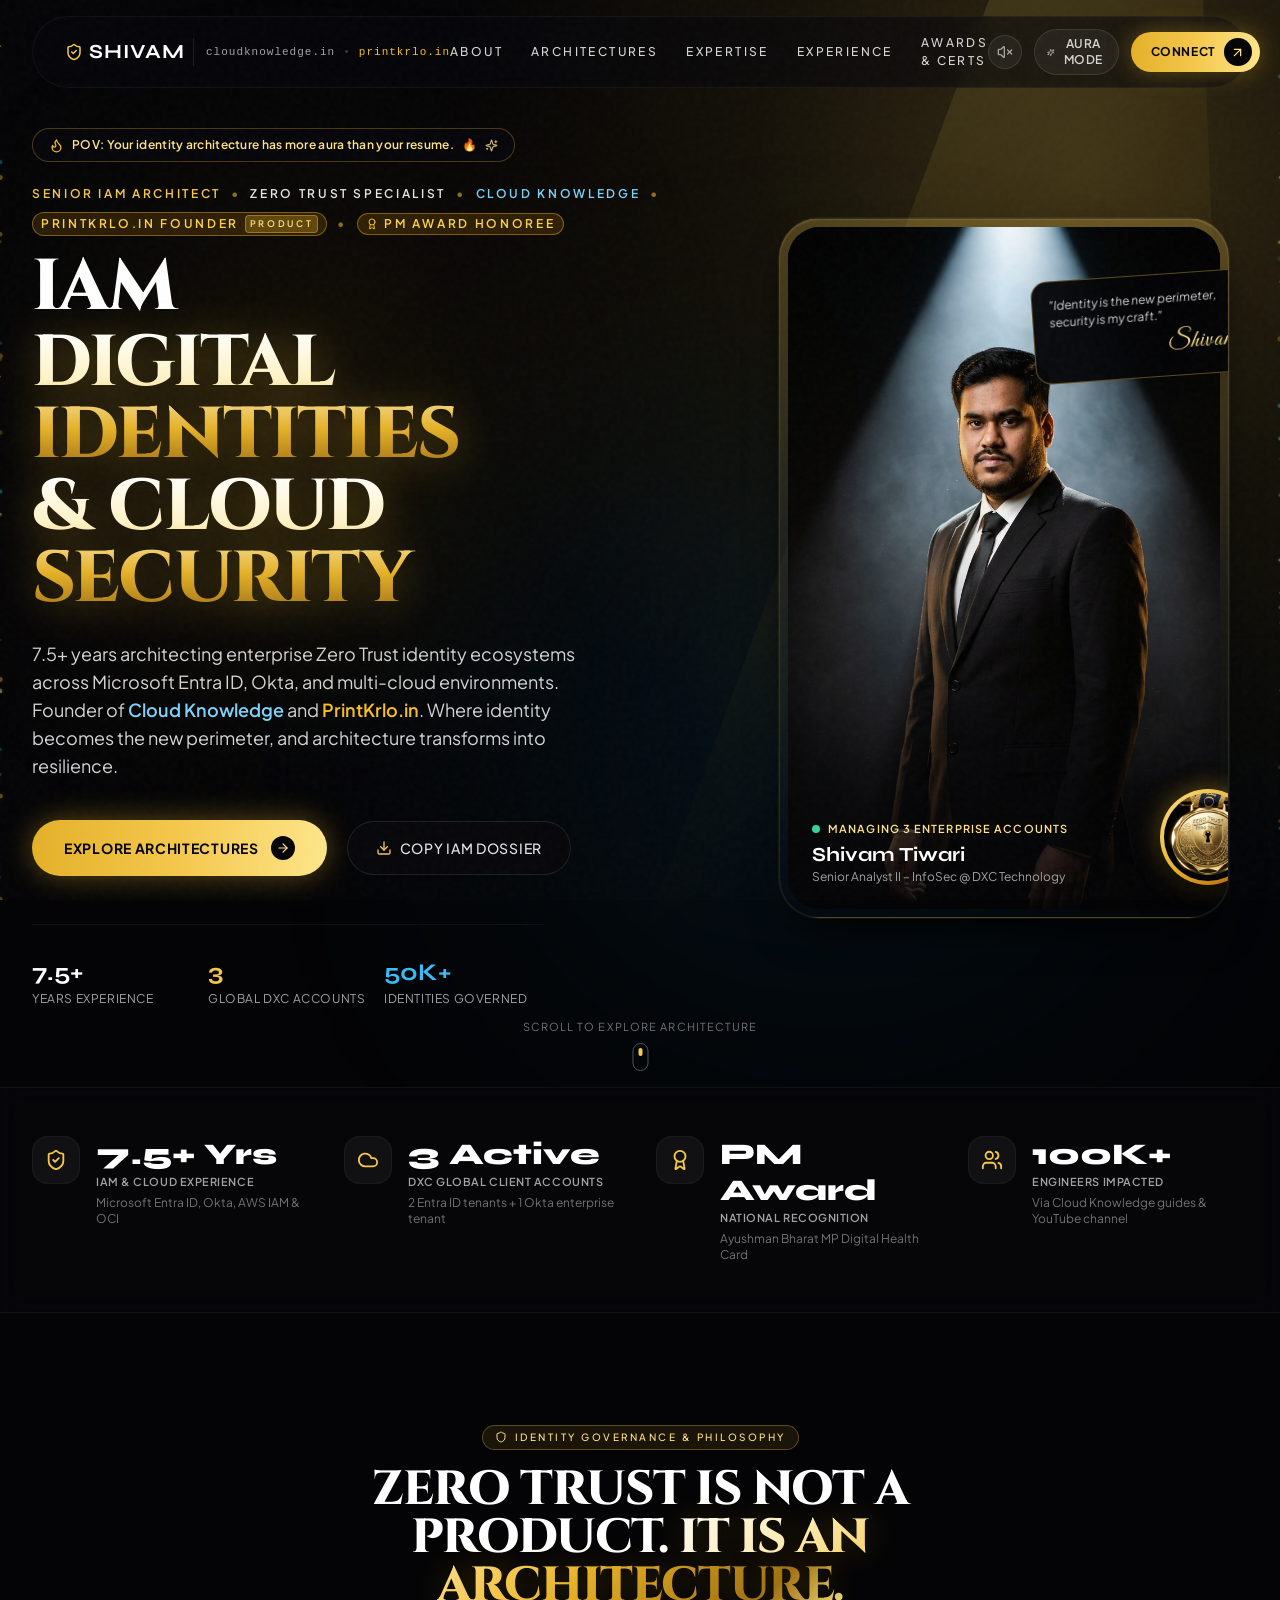
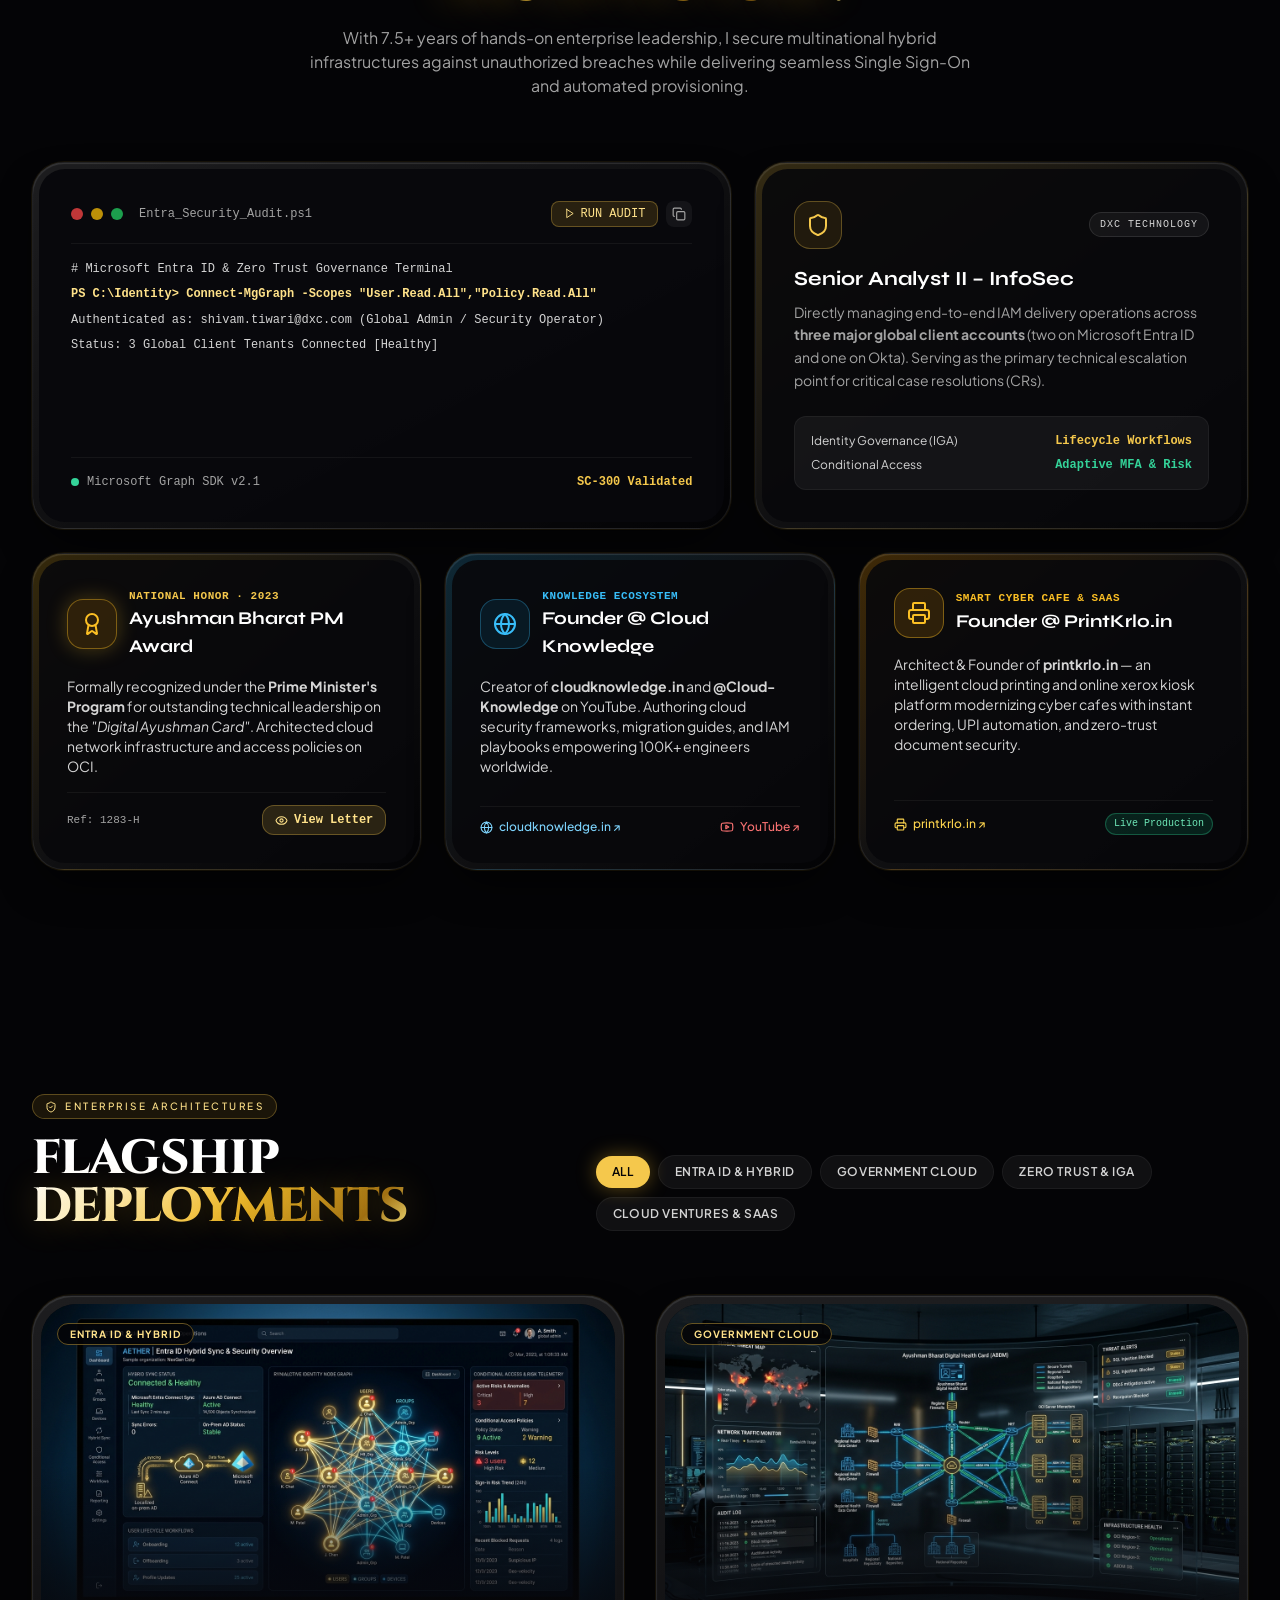
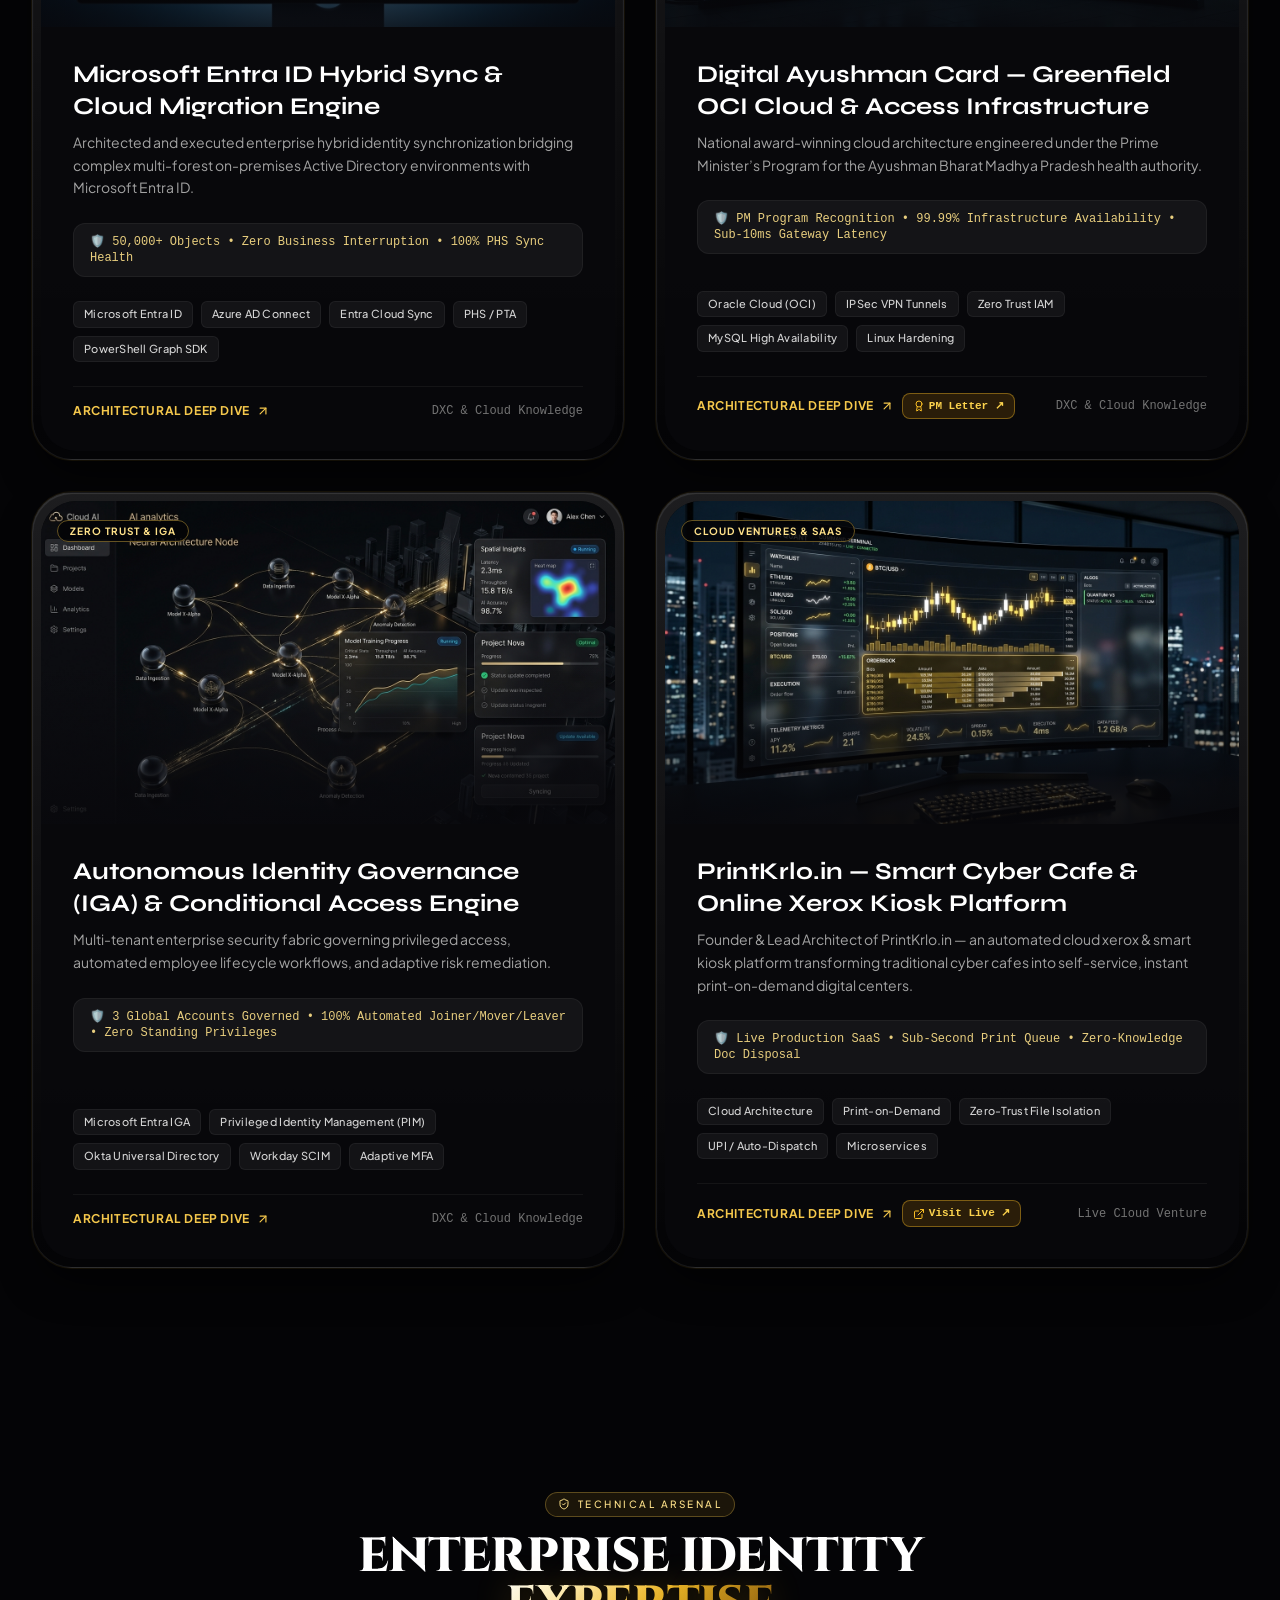
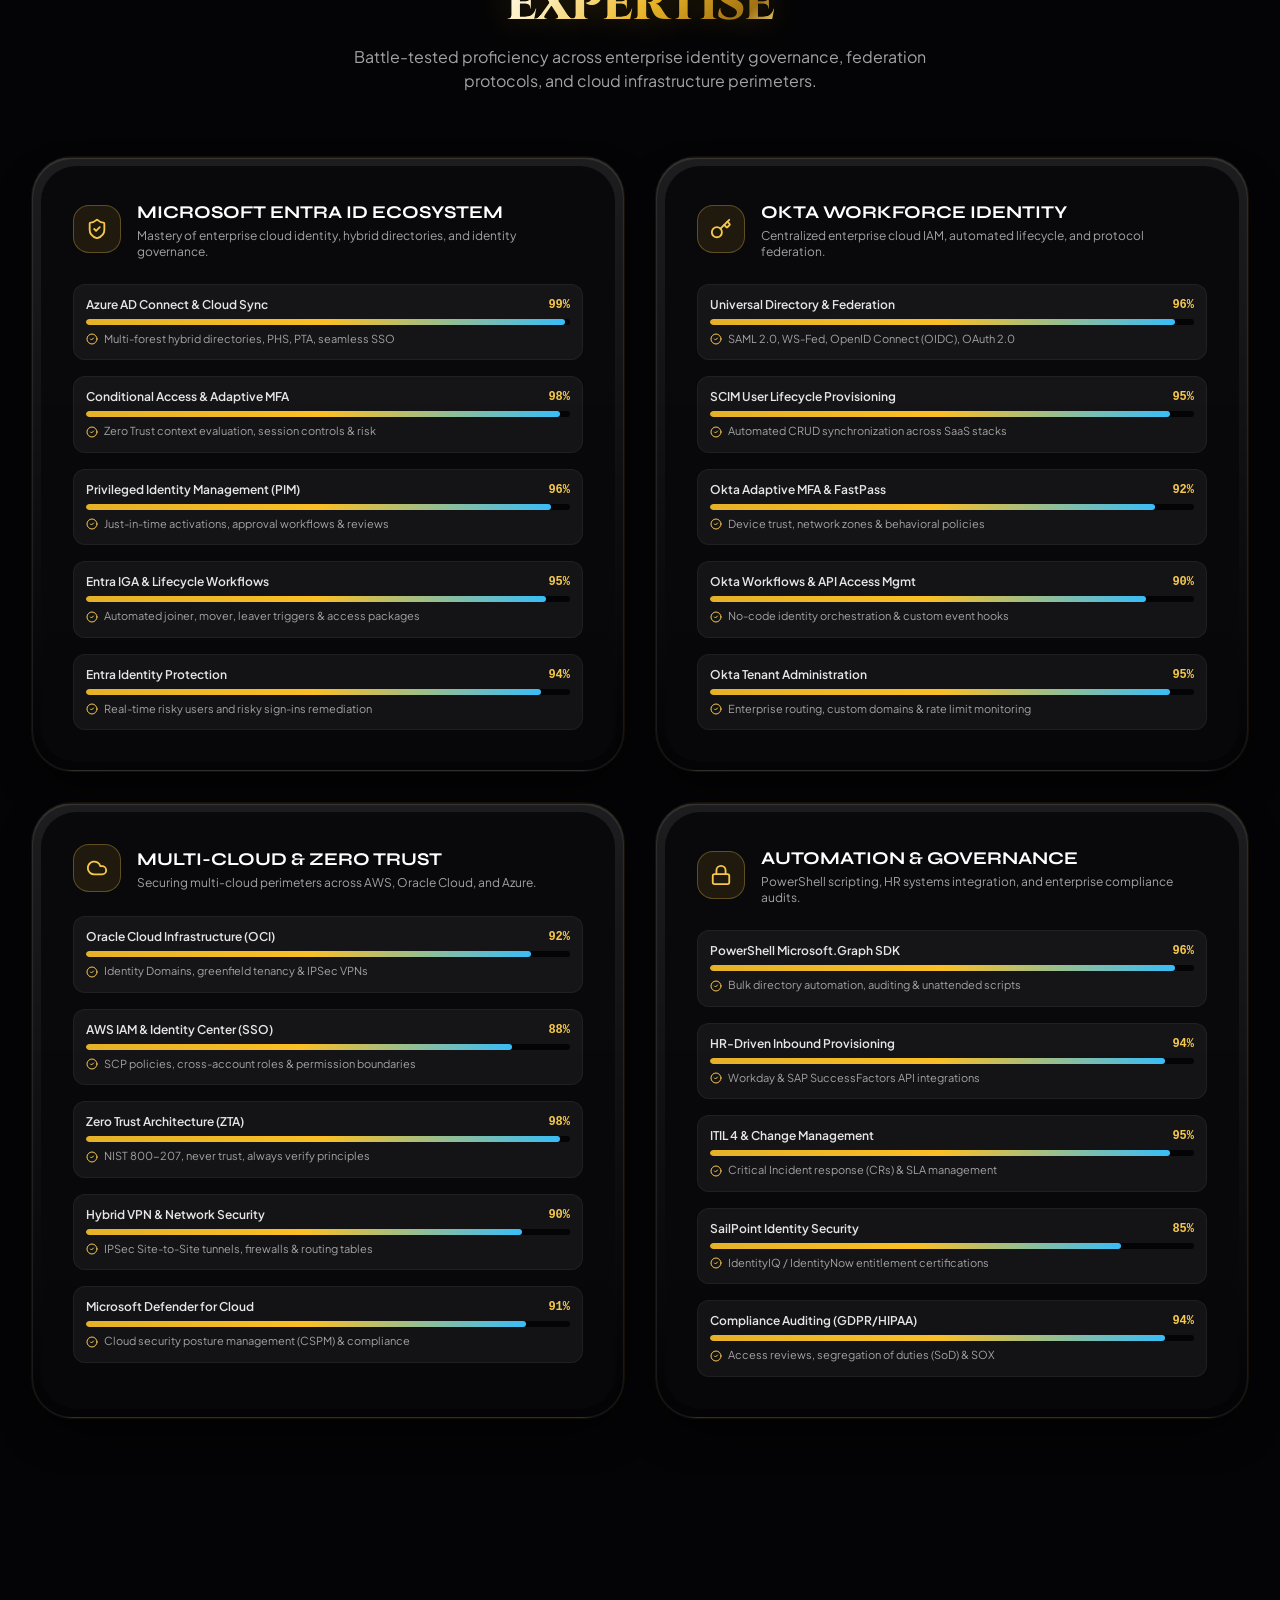
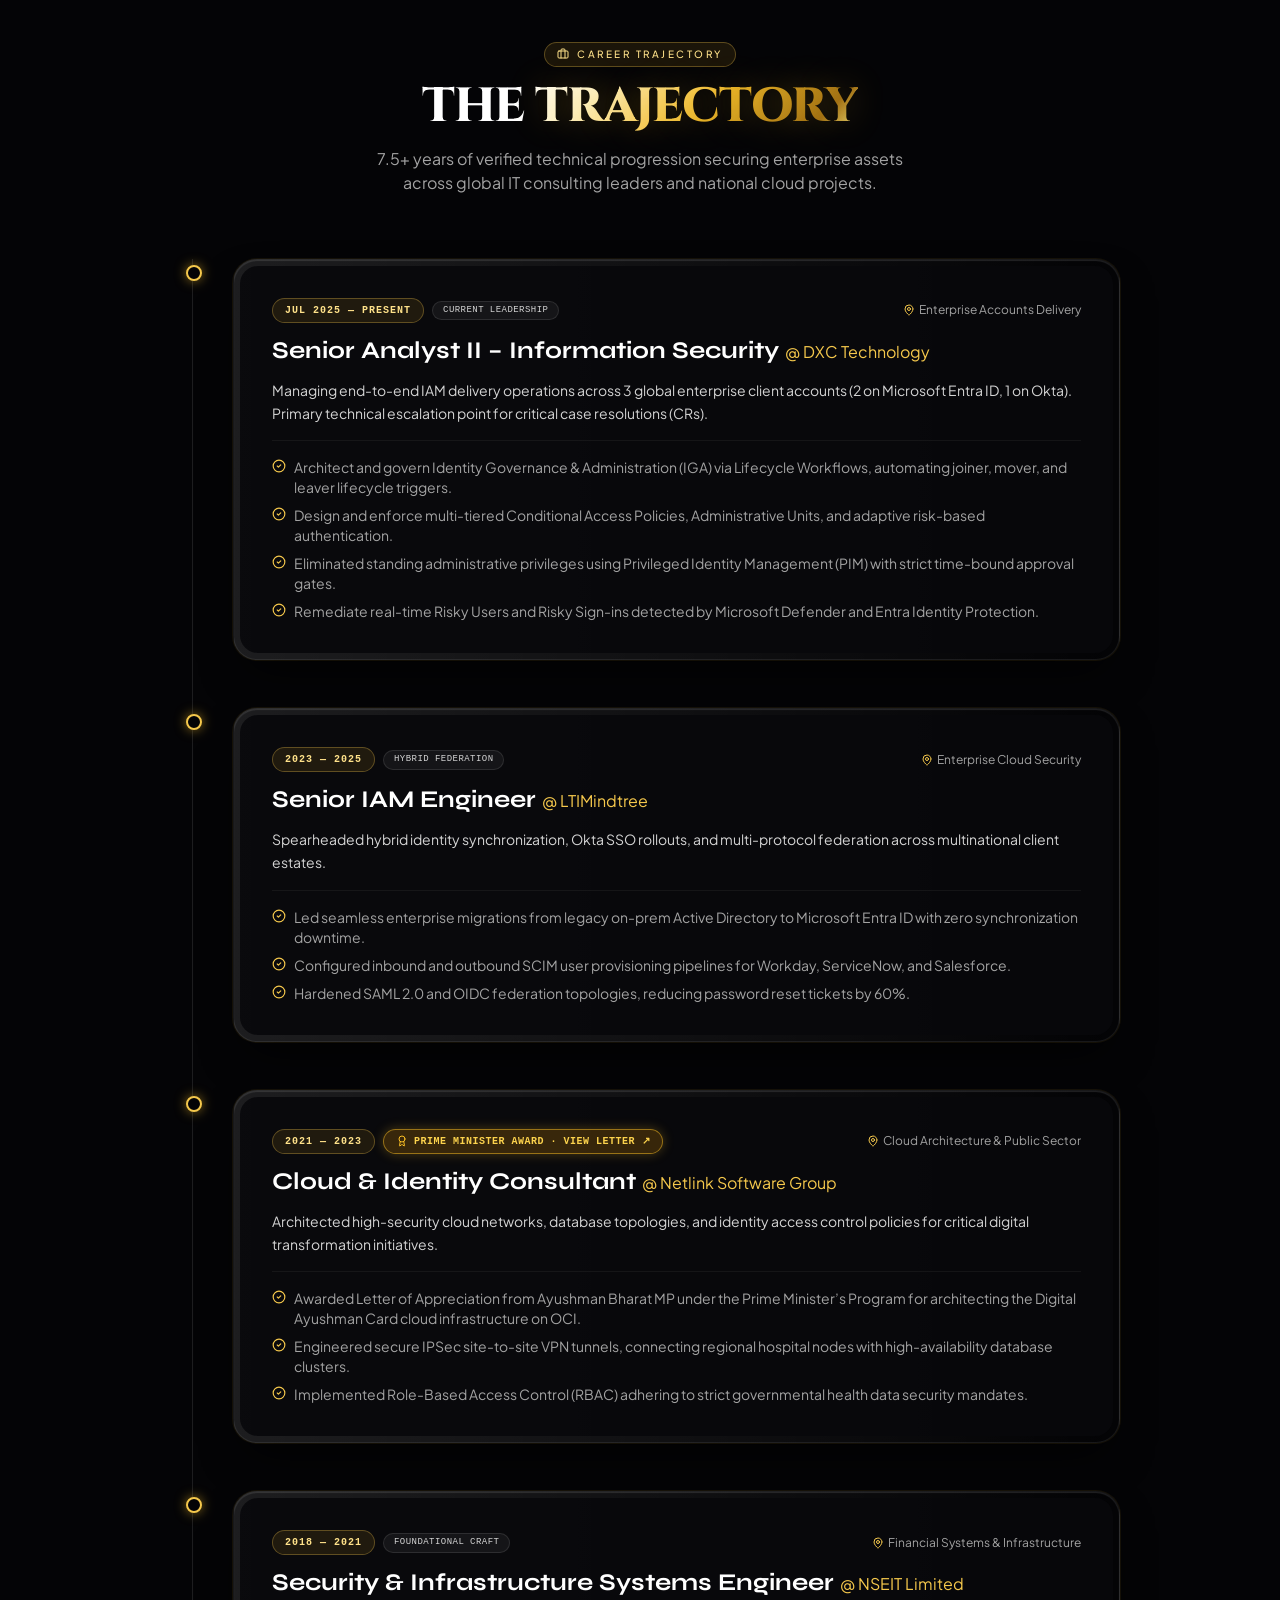
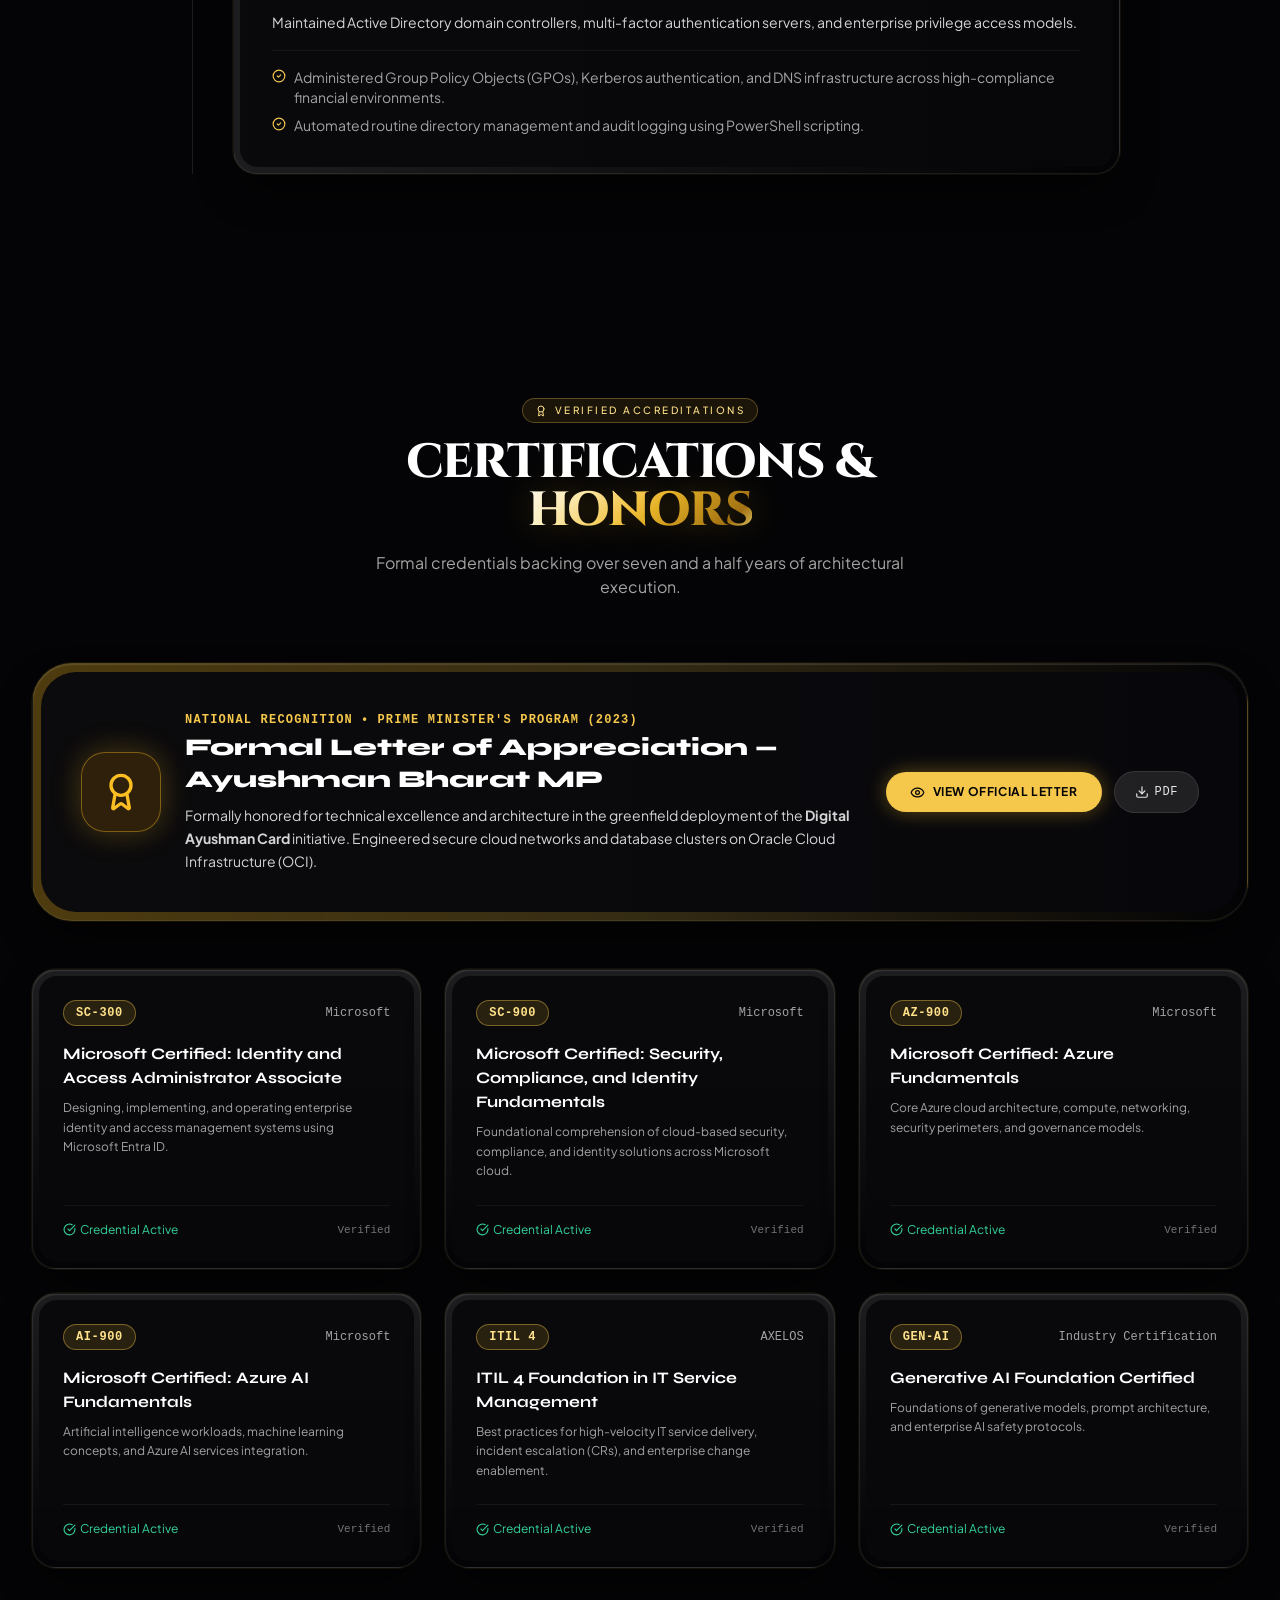
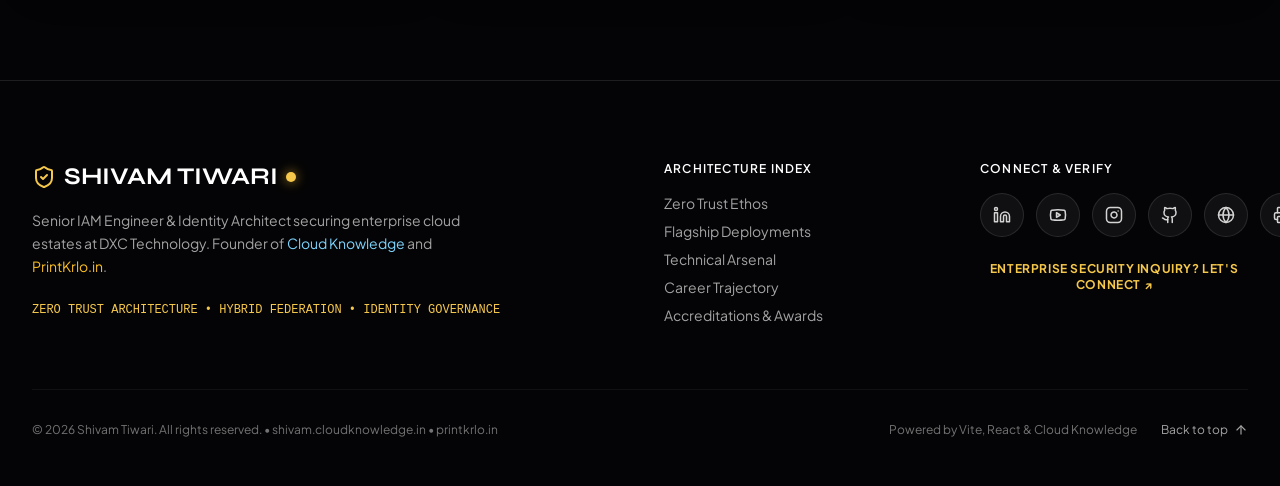
<file: index.html>
<!DOCTYPE html>
<html lang="en" class="dark scroll-smooth">
  <head>
    <meta charset="UTF-8" />
    <meta name="viewport" content="width=device-width, initial-scale=1.0" />
    <link rel="icon" type="image/svg+xml" href="/vite.svg" />
    <title>Shivam Tiwari | Senior IAM Engineer &amp; Identity Architect | Microsoft Entra ID &amp; Okta Specialist</title>
    <meta name="description" content="Official portfolio of Shivam Tiwari, Senior IAM Engineer &amp; Identity Architect with 7.5+ years of experience securing enterprise identity solutions across Microsoft Entra ID, Okta, AWS IAM, and Oracle Cloud. Managing 3 global accounts at DXC Technology. Founder of Cloud Knowledge and PrintKrlo.in." />
    
    <!-- Google Fonts Preconnect -->
    <link rel="preconnect" href="https://fonts.googleapis.com">
    <link rel="preconnect" href="https://fonts.gstatic.com" crossorigin>
    <link href="https://fonts.googleapis.com/css2?family=Cinzel:wght@600;700;800;900&family=Great+Vibes&family=Plus+Jakarta+Sans:ital,wght@0,300;0,400;0,500;0,600;0,700;1,400&family=Syne:wght@600;700;800&family=JetBrains+Mono:wght@400;500;600&display=swap" rel="stylesheet">
    <script type="module" crossorigin src="./assets/index-BvBrptYv.js"></script>
    <link rel="stylesheet" crossorigin href="./assets/index-CsrMtl_J.css">
  </head>
  <body class="bg-obsidian-950 text-[#e4e4eb] antialiased selection:bg-gold-500 selection:text-black min-h-screen overflow-x-hidden font-sans">
    <div id="root"></div>
  </body>
</html>
</file>
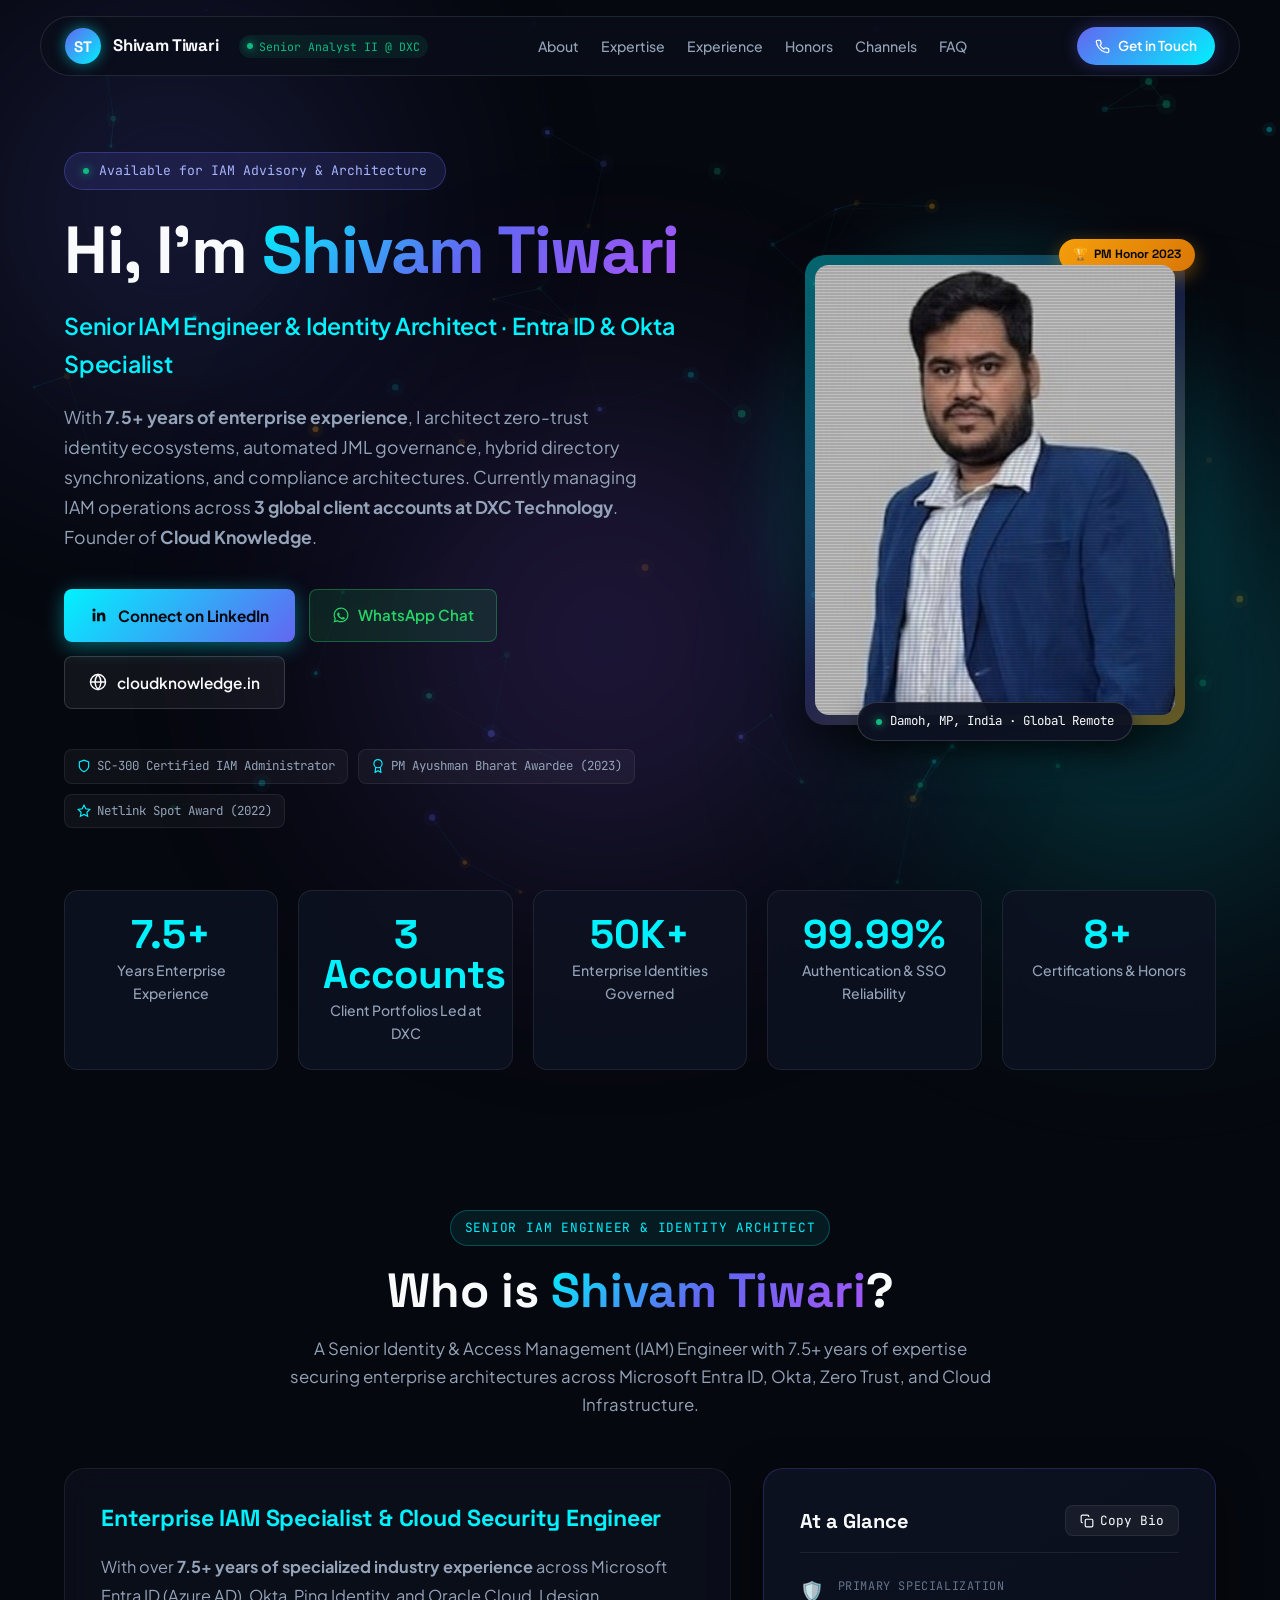
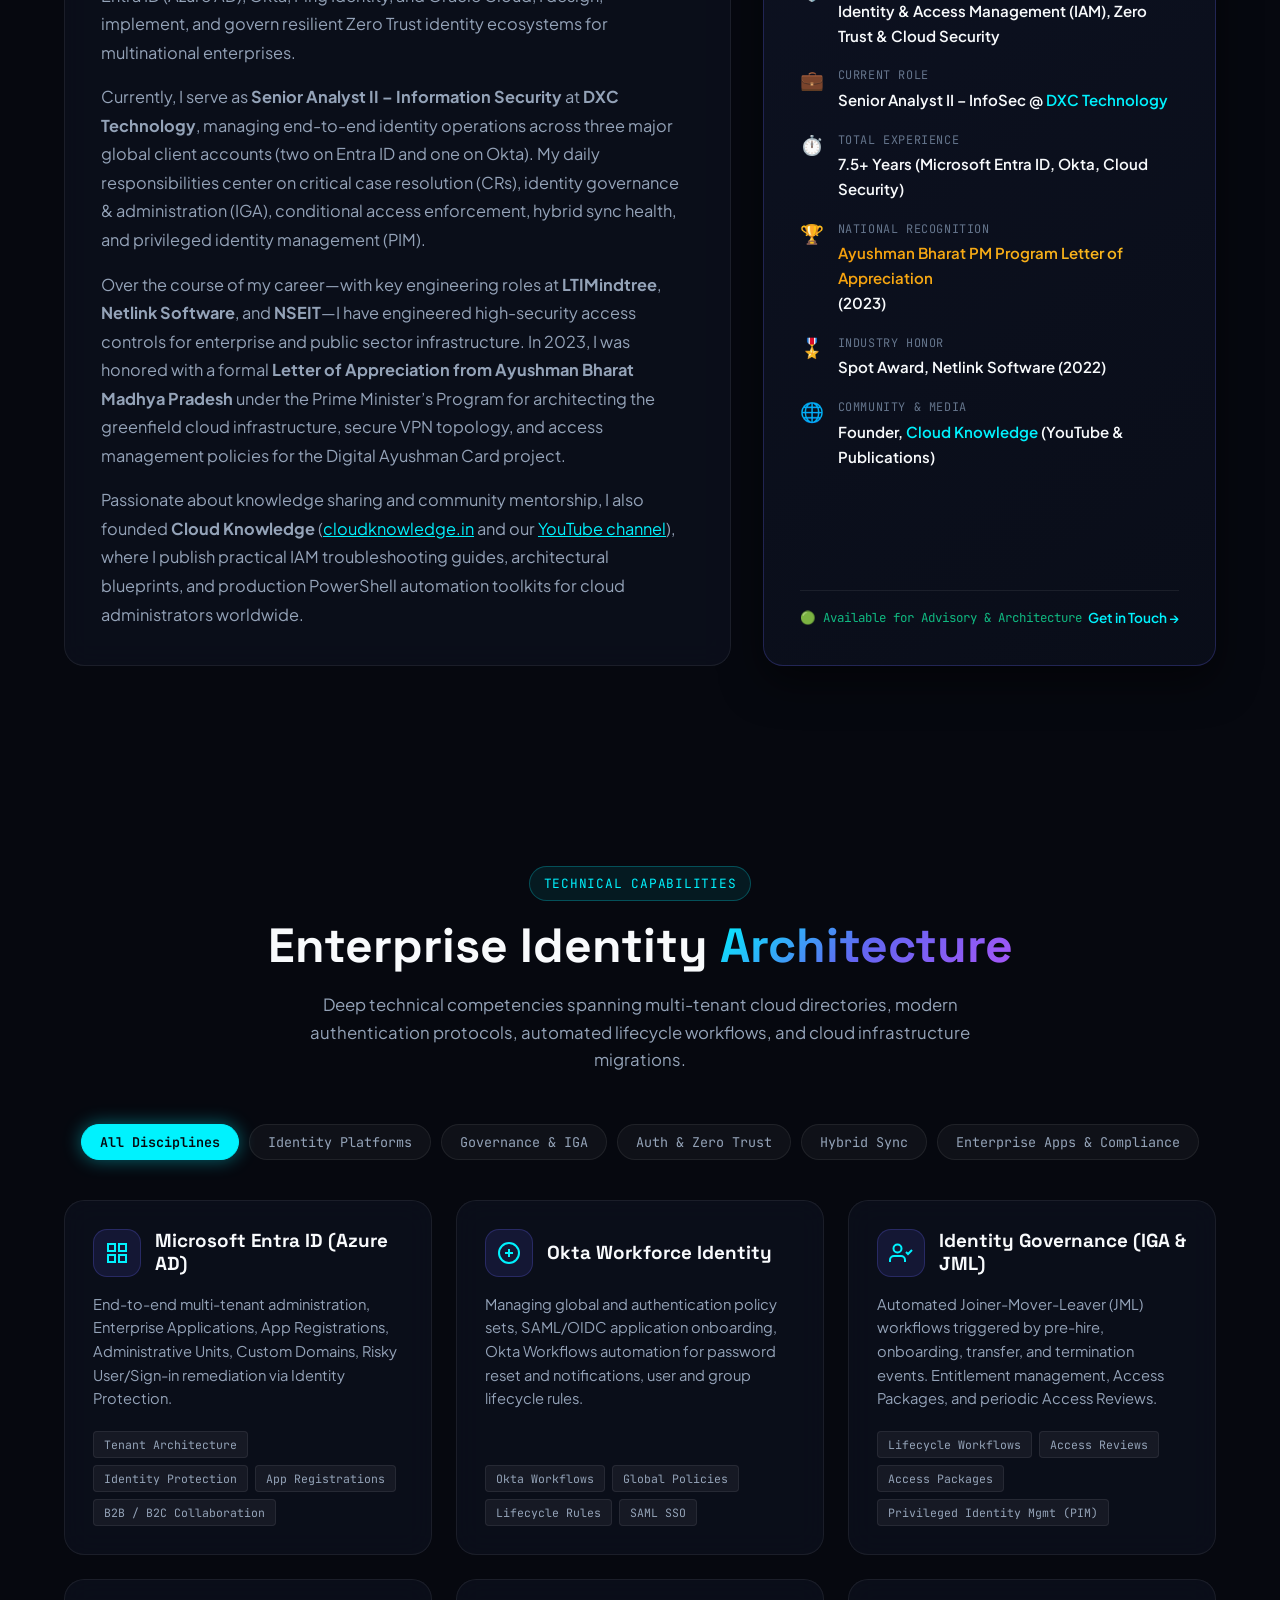
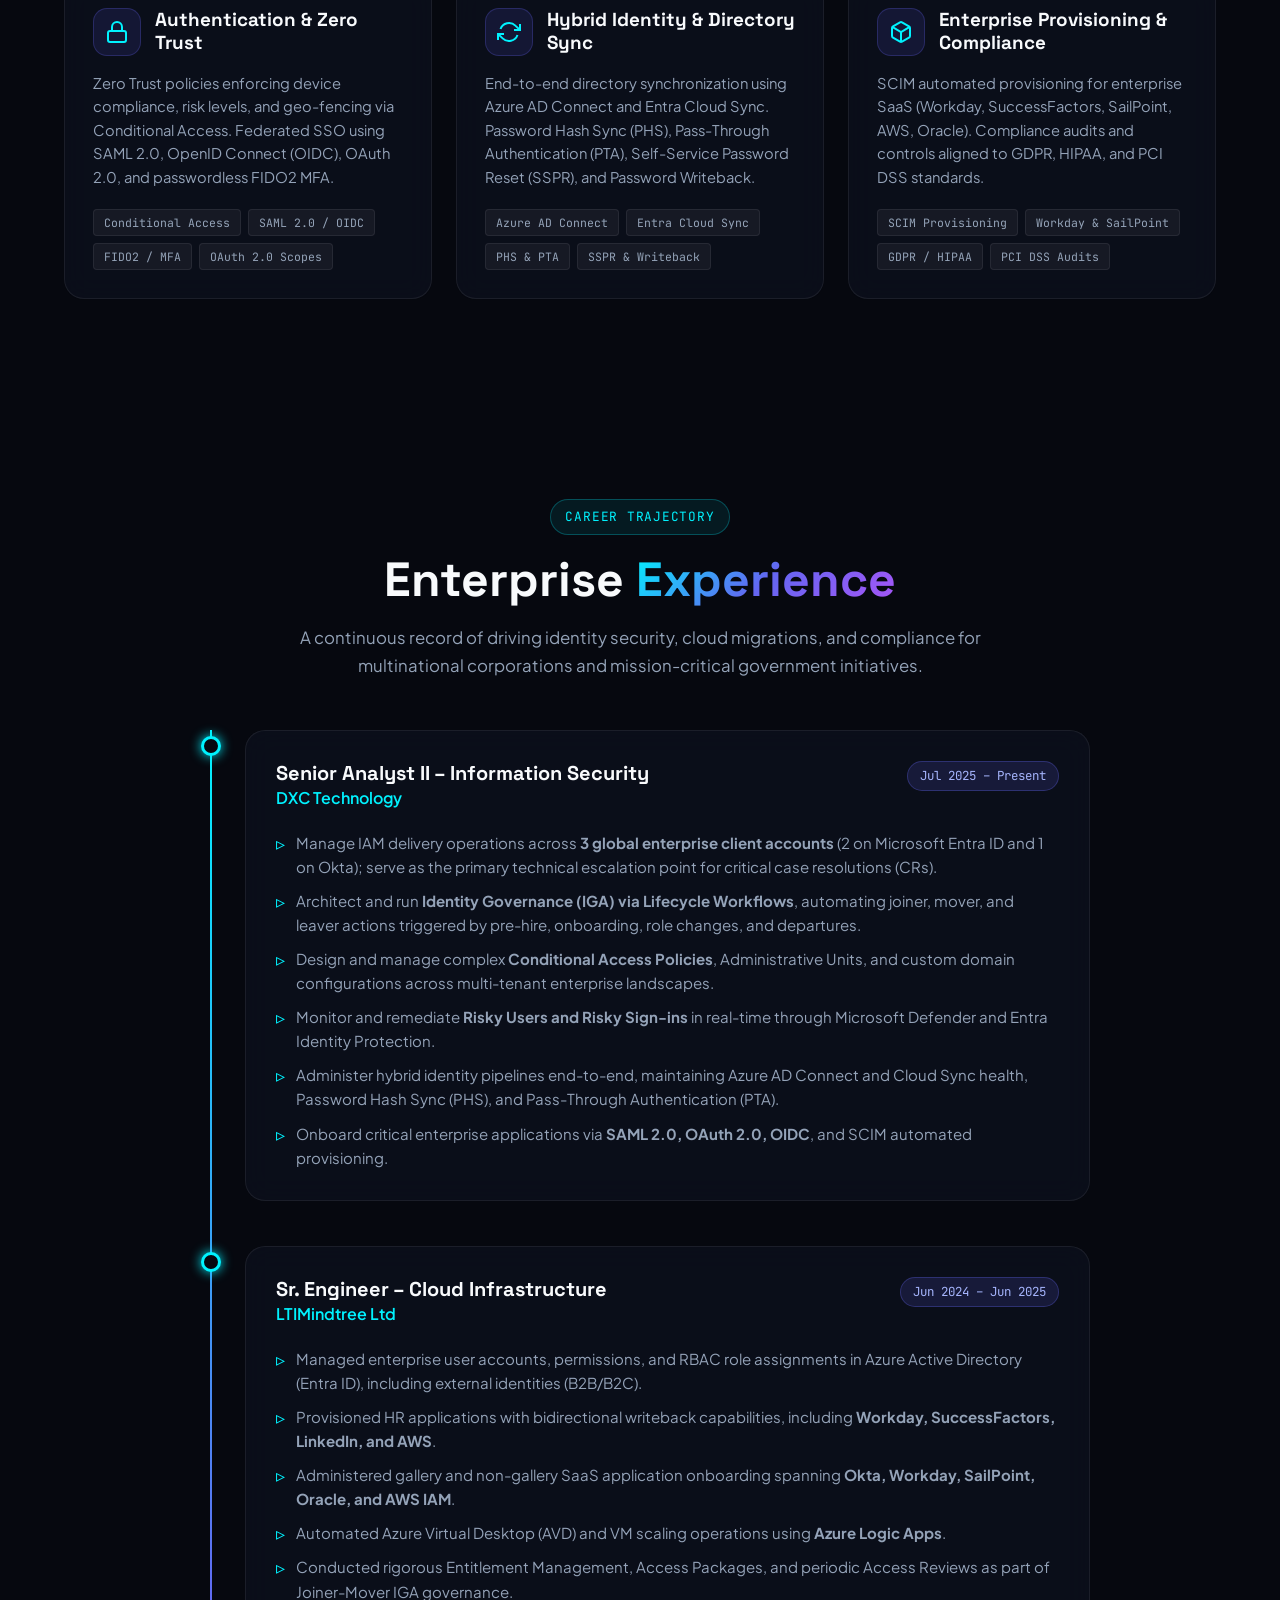
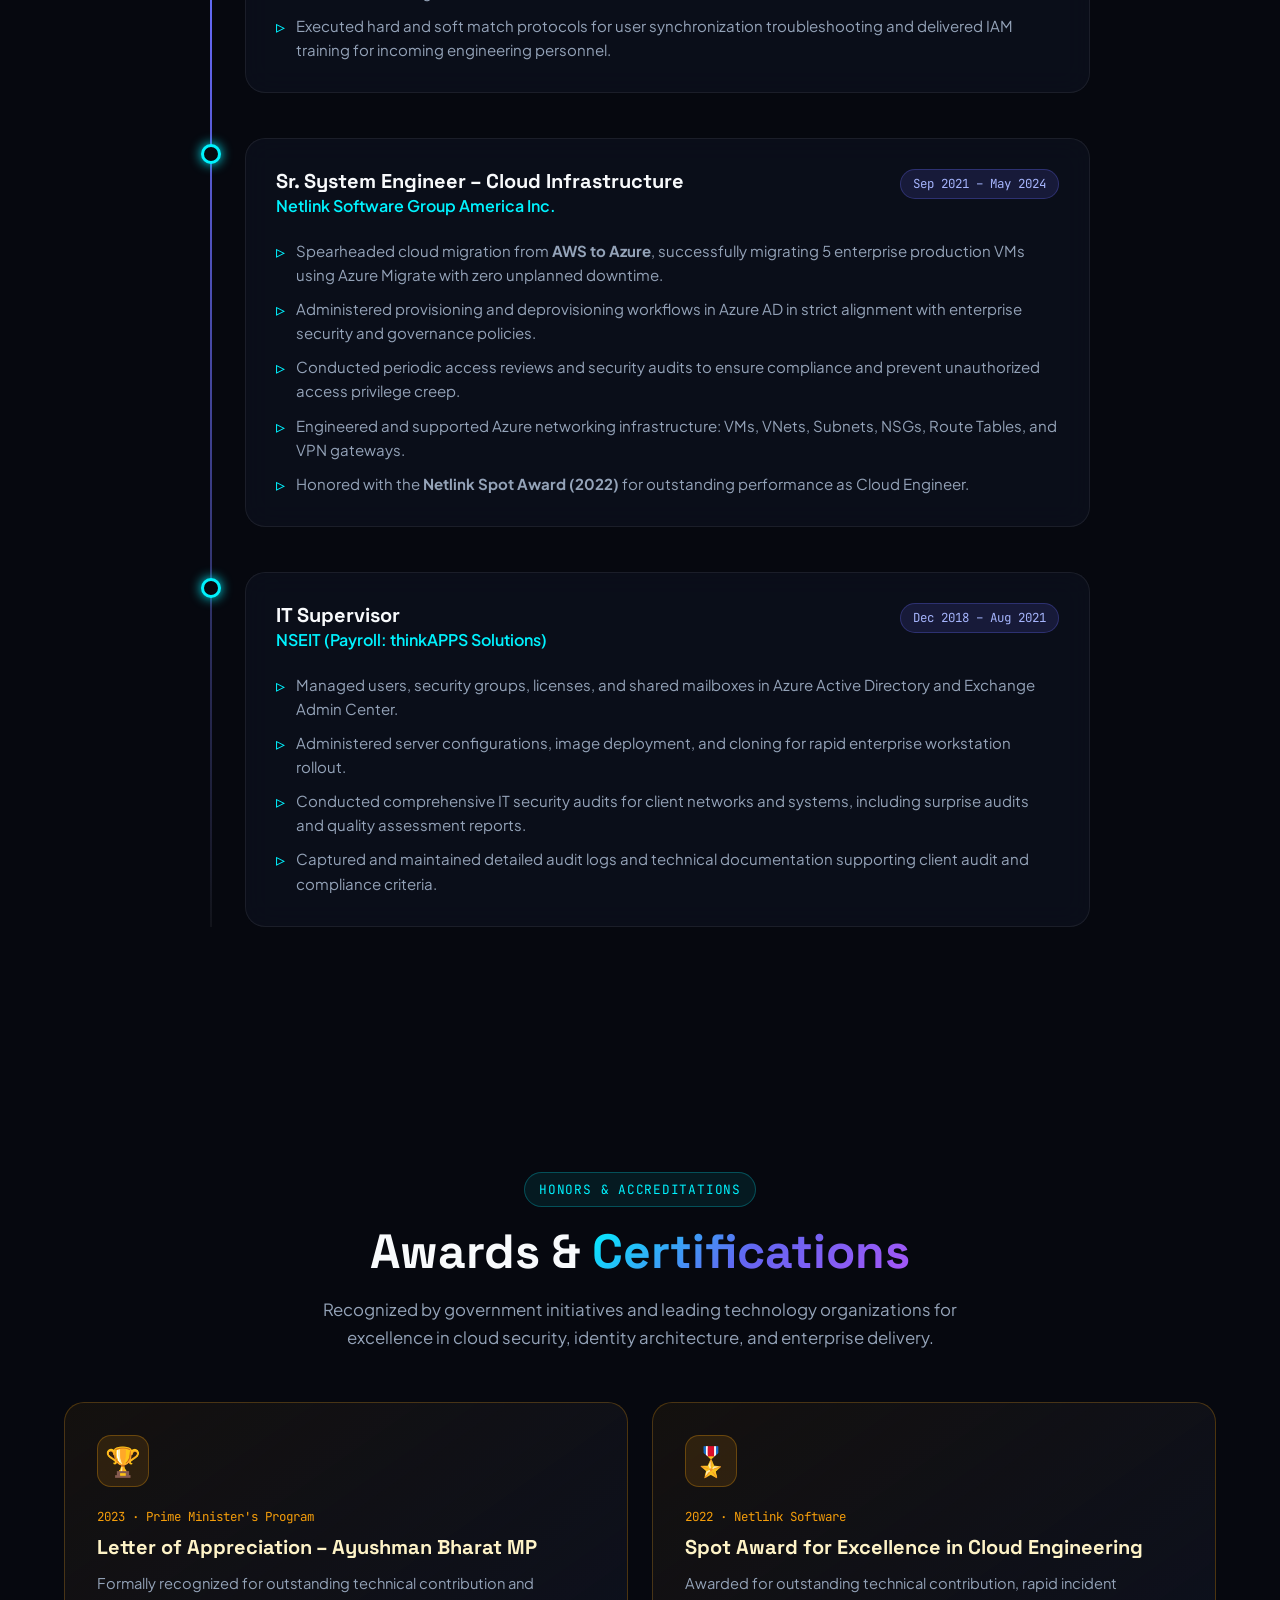
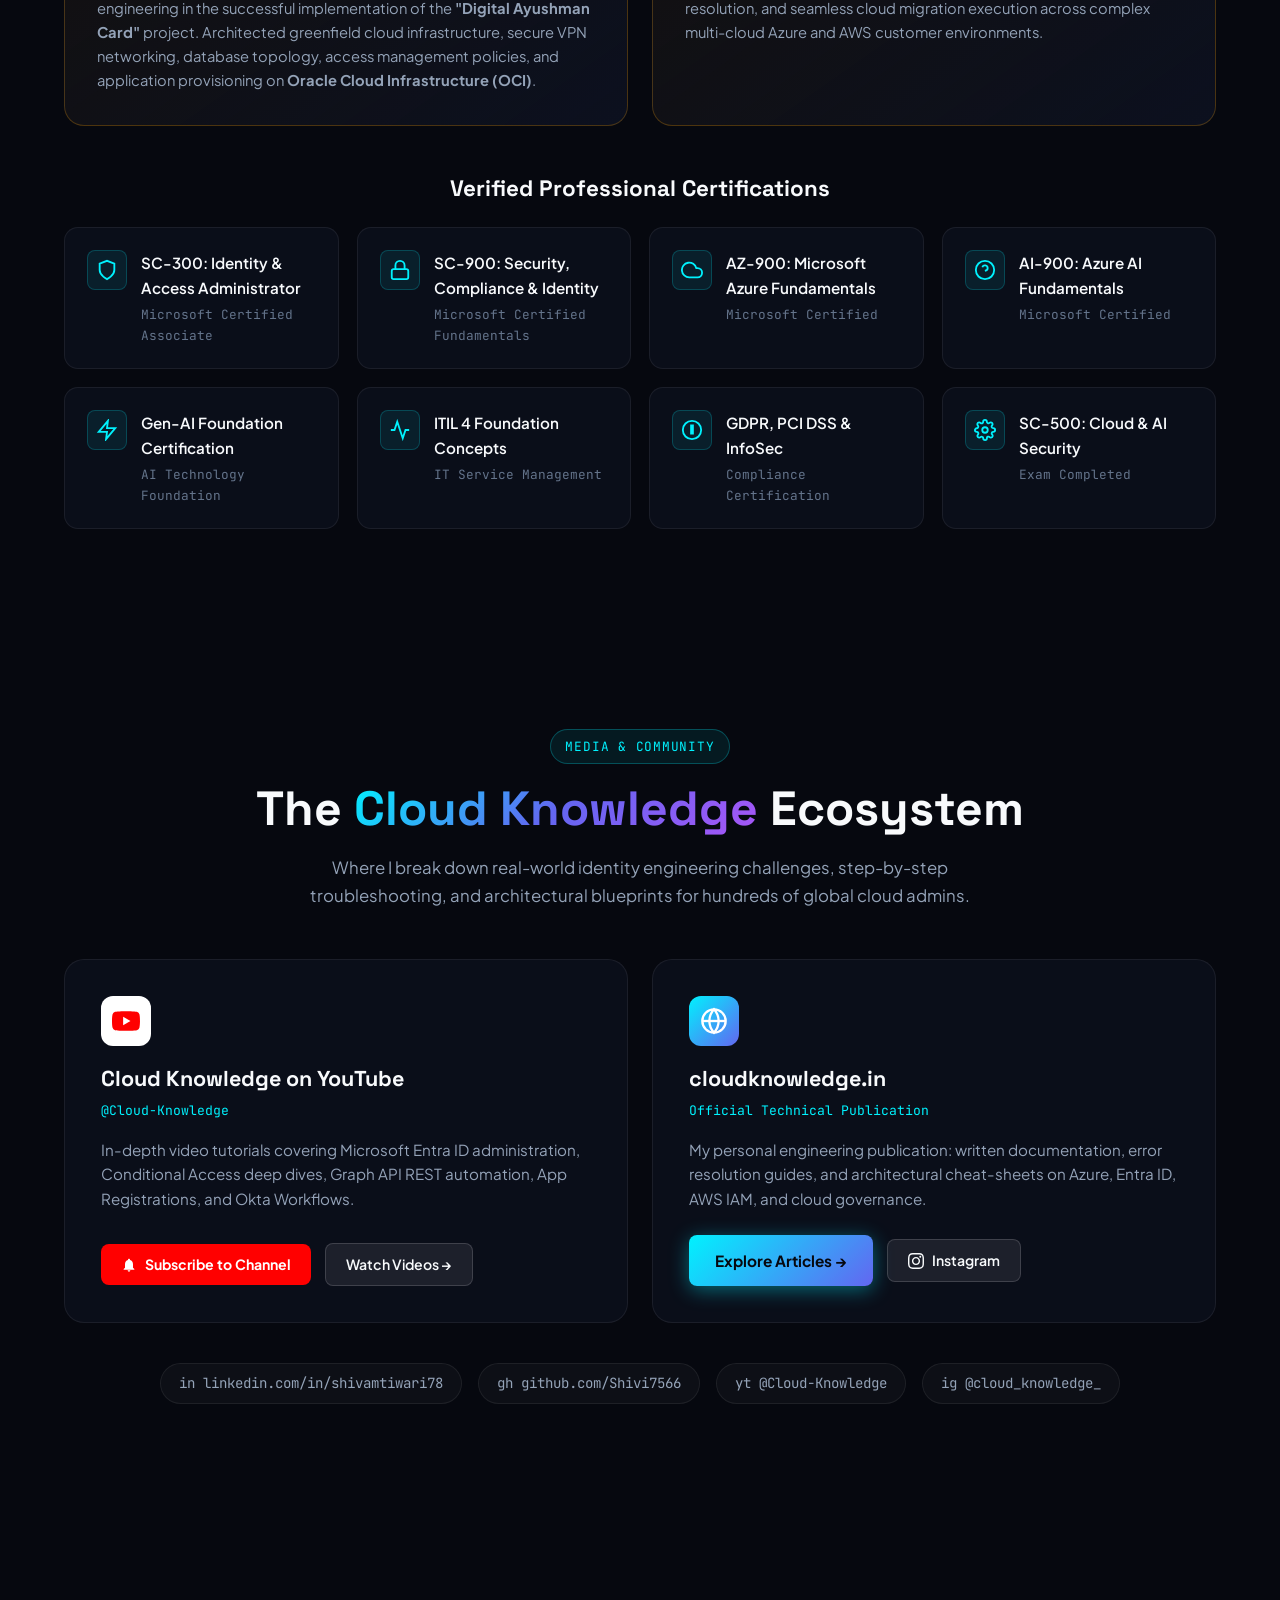
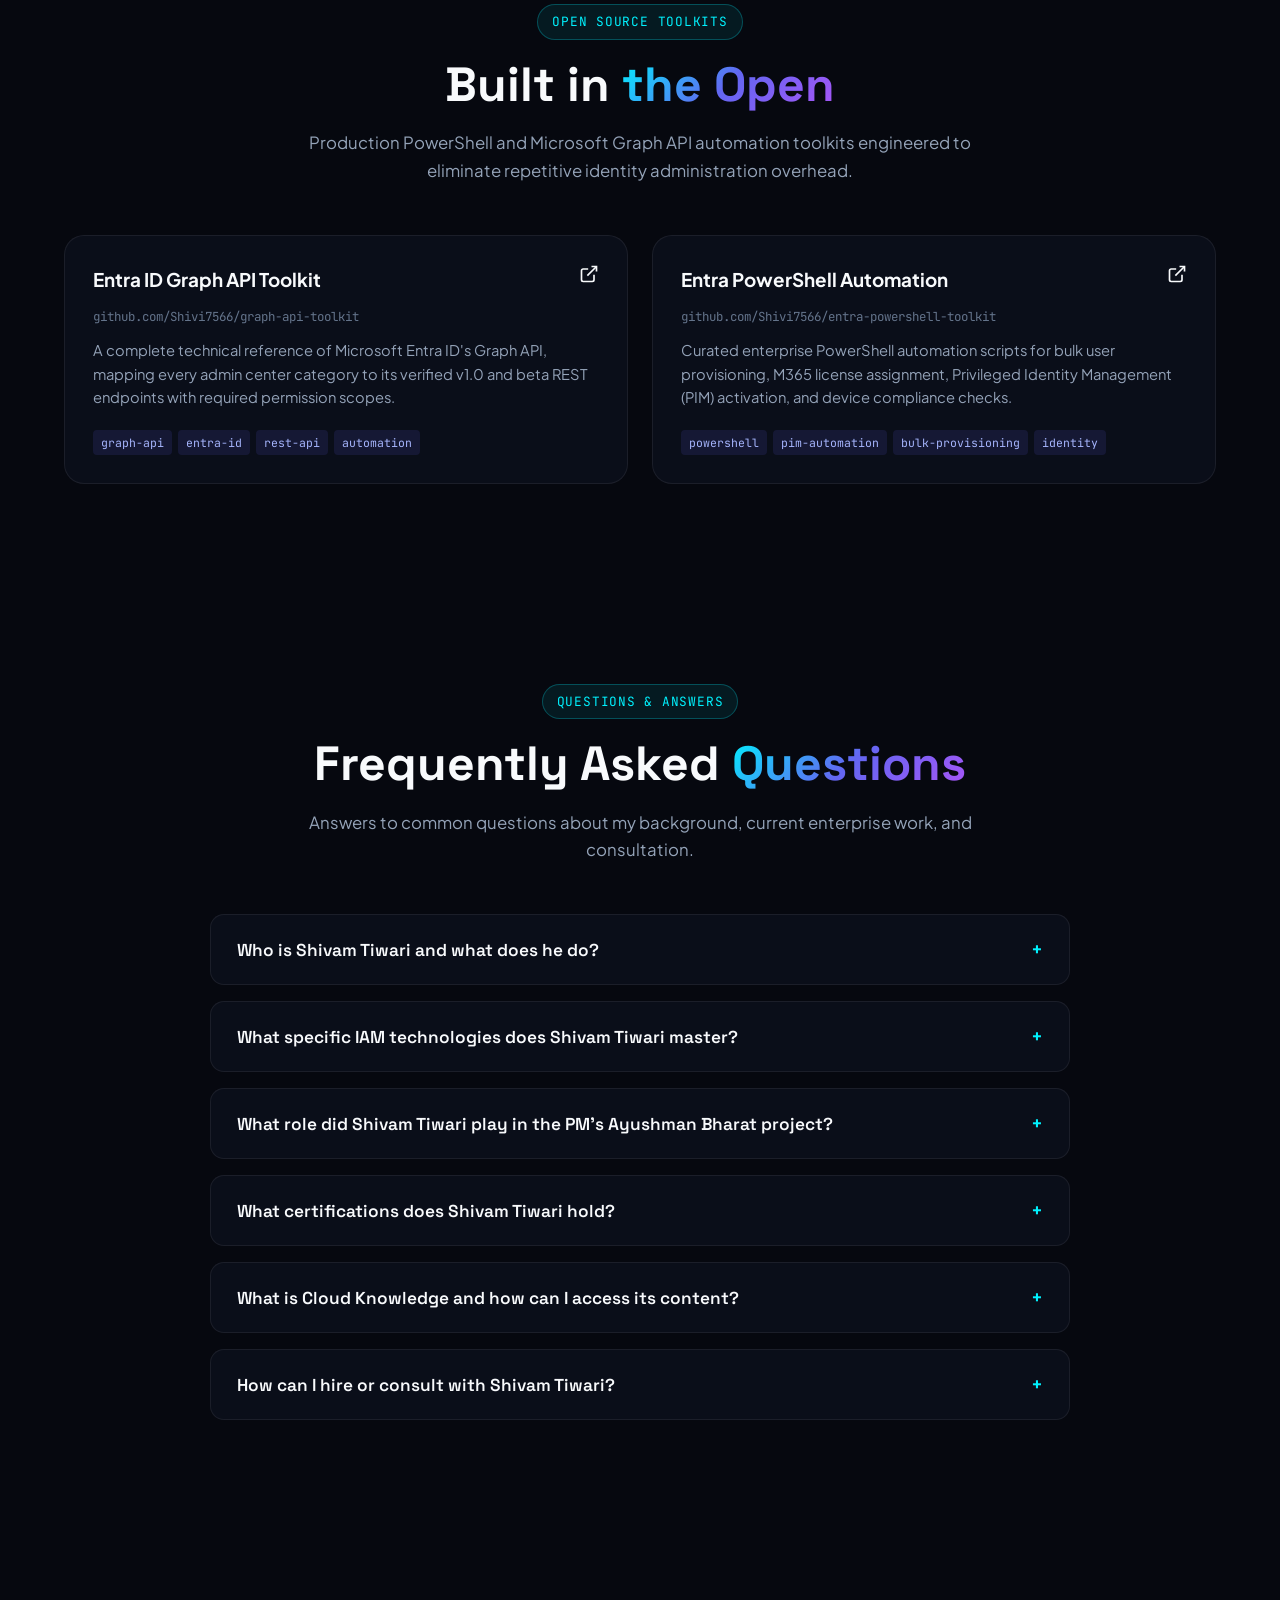
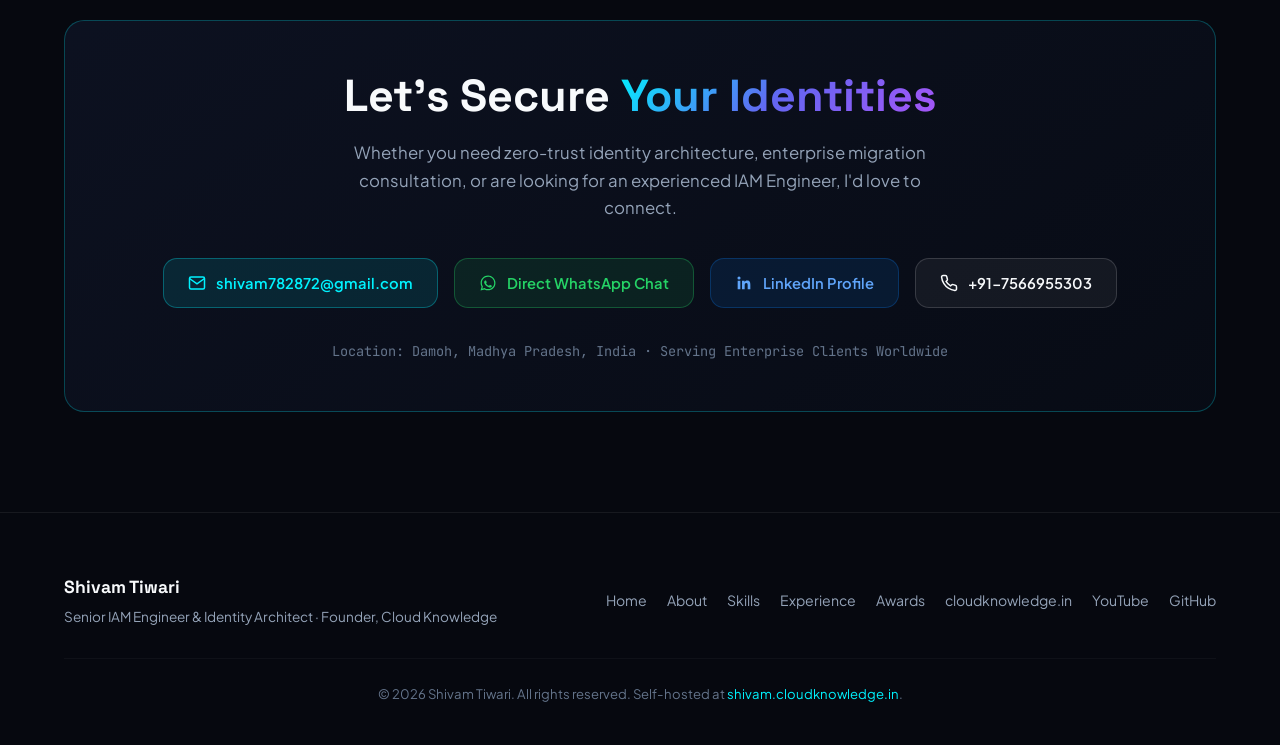
<file: index_classic_backup.html>
<!DOCTYPE html>
<html lang="en" class="scroll-smooth">
<head>
  <meta charset="UTF-8">
  <meta name="viewport" content="width=device-width, initial-scale=1.0">
  
  <!-- Primary Meta Tags -->
  <title>Shivam Tiwari | Senior IAM Engineer &amp; Identity Architect | Microsoft Entra ID &amp; Okta Specialist</title>
  <meta name="title" content="Shivam Tiwari | Senior IAM Engineer &amp; Identity Architect | Microsoft Entra ID &amp; Okta Specialist">
  <meta name="description" content="Official portfolio of Shivam Tiwari, Senior IAM Engineer &amp; Identity Architect with 7.5+ years of experience securing enterprise identity solutions across Microsoft Entra ID, Okta, AWS IAM, and Oracle Cloud at DXC Technology. Founder of Cloud Knowledge.">
  <meta name="keywords" content="Shivam Tiwari, Shivam Tiwari IAM, Shivam Tiwari DXC, Shivam Tiwari LTIMindtree, Shivam Tiwari Damoh, Cloud Knowledge, Cloud Knowledge Shivam, Senior IAM Engineer, Microsoft Entra ID Specialist, Okta Certified, Identity Governance and Administration, IGA, SC-300, Ayushman Bharat PM Award, Zero Trust Architecture, Hybrid Identity, Azure AD Connect, SCIM Provisioning, Conditional Access">
  <meta name="author" content="Shivam Tiwari">
  <meta name="robots" content="index, follow, max-snippet:-1, max-image-preview:large, max-video-preview:-1">
  <link rel="canonical" href="https://shivam.cloudknowledge.in/">
  <meta name="theme-color" content="#06080F">
  <meta http-equiv="Cache-Control" content="no-cache, no-store, must-revalidate">
  <meta http-equiv="Pragma" content="no-cache">
  <meta http-equiv="Expires" content="0">

  <!-- Open Graph / Facebook / LinkedIn -->
  <meta property="og:type" content="profile">
  <meta property="og:site_name" content="Shivam Tiwari Portfolio">
  <meta property="og:url" content="https://shivam.cloudknowledge.in/">
  <meta property="og:title" content="Shivam Tiwari | Senior IAM Engineer &amp; Identity Architect">
  <meta property="og:description" content="Senior IAM Engineer with 7.5+ years architecting enterprise identity solutions across Microsoft Entra ID, Okta, AWS, and Oracle Cloud. Managing IAM delivery for 3 global client accounts at DXC Technology.">
  <meta property="og:image" content="https://shivam.cloudknowledge.in/assets/shivam-tiwari.jpg">
  <meta property="og:image:alt" content="Portrait of Shivam Tiwari, Senior IAM Engineer">
  <meta property="profile:first_name" content="Shivam">
  <meta property="profile:last_name" content="Tiwari">
  <meta property="profile:username" content="shivamtiwari78">

  <!-- Twitter / X Cards -->
  <meta name="twitter:card" content="summary_large_image">
  <meta name="twitter:url" content="https://shivam.cloudknowledge.in/">
  <meta name="twitter:title" content="Shivam Tiwari | Senior IAM Engineer &amp; Identity Architect">
  <meta name="twitter:description" content="Senior IAM Engineer specializing in Microsoft Entra ID, Okta, and Zero Trust security. Founder of Cloud Knowledge.">
  <meta name="twitter:image" content="https://shivam.cloudknowledge.in/assets/shivam-tiwari.jpg">

  <!-- Preconnect & Typography -->
  <link rel="preconnect" href="https://fonts.googleapis.com">
  <link rel="preconnect" href="https://fonts.gstatic.com" crossorigin>
  <link href="https://fonts.googleapis.com/css2?family=Plus+Jakarta+Sans:wght@400;500;600;700;800&family=Space+Grotesk:wght@500;600;700&family=JetBrains+Mono:wght@400;500;600&display=swap" rel="stylesheet">

  <!-- Deep Generative Engine (GEO) & Search Engine (SEO) JSON-LD Schema Graph -->
  <script type="application/ld+json">
  {
    "@context": "https://schema.org",
    "@graph": [
      {
        "@type": "ProfilePage",
        "@id": "https://shivam.cloudknowledge.in/#profilepage",
        "url": "https://shivam.cloudknowledge.in/",
        "name": "Shivam Tiwari - Senior IAM Engineer & Identity Architect",
        "description": "Official professional portfolio, credentials, career history, and technical publications of Shivam Tiwari.",
        "isPartOf": {
          "@type": "WebSite",
          "@id": "https://shivam.cloudknowledge.in/#website",
          "url": "https://shivam.cloudknowledge.in/",
          "name": "Shivam Tiwari Official Portfolio",
          "publisher": { "@id": "https://shivam.cloudknowledge.in/#person" }
        },
        "mainEntity": { "@id": "https://shivam.cloudknowledge.in/#person" }
      },
      {
        "@type": "Person",
        "@id": "https://shivam.cloudknowledge.in/#person",
        "name": "Shivam Tiwari",
        "alternateName": [
          "Shivam Tiwari IAM",
          "Shivam Tiwari DXC",
          "Cloud-Knowledge Shivam",
          "Shivam Tiwari LTIMindtree",
          "Shivi7566"
        ],
        "jobTitle": "Senior IAM Engineer & Identity Architect",
        "worksFor": {
          "@type": "Organization",
          "name": "DXC Technology",
          "url": "https://www.dxc.com"
        },
        "description": "Senior Identity & Access Management (IAM) Engineer with 7.5+ years of experience architecting and managing enterprise identity solutions across Microsoft Entra ID, Okta, AWS IAM, and Oracle Cloud Infrastructure. Currently managing IAM operations across three enterprise client accounts at DXC Technology. Founder of Cloud Knowledge.",
        "image": "https://shivam.cloudknowledge.in/assets/shivam-tiwari.jpg",
        "url": "https://shivam.cloudknowledge.in/",
        "email": "mailto:shivam782872@gmail.com",
        "telephone": "+91-7566955303",
        "address": {
          "@type": "PostalAddress",
          "streetAddress": "Beside Krishi Upaj Mandi",
          "addressLocality": "Damoh",
          "addressRegion": "Madhya Pradesh",
          "postalCode": "470661",
          "addressCountry": "IN"
        },
        "alumniOf": {
          "@type": "CollegeOrUniversity",
          "name": "Babulal Tarabai Institute of Research and Technology (BTIRT), Sagar"
        },
        "sameAs": [
          "https://www.linkedin.com/in/shivamtiwari78",
          "https://www.youtube.com/@Cloud-Knowledge",
          "https://www.instagram.com/cloud_knowledge_/",
          "https://github.com/Shivi7566",
          "https://cloudknowledge.in",
          "https://shivam.cloudknowledge.in"
        ],
        "knowsAbout": [
          "Microsoft Entra ID",
          "Okta Workforce Identity",
          "Identity and Access Management (IAM)",
          "Identity Governance and Administration (IGA)",
          "Zero Trust Architecture",
          "Privileged Identity Management (PIM)",
          "Single Sign-On (SSO)",
          "Multi-Factor Authentication (MFA)",
          "Conditional Access Policies",
          "SAML 2.0",
          "OpenID Connect (OIDC)",
          "OAuth 2.0",
          "SCIM Provisioning",
          "Azure AD Connect",
          "Entra Cloud Sync",
          "Password Hash Sync (PHS)",
          "Pass-Through Authentication (PTA)",
          "AWS IAM",
          "Oracle Cloud Infrastructure (OCI)",
          "Workday Integration",
          "SuccessFactors Integration",
          "SailPoint Identity Security",
          "GDPR Compliance",
          "HIPAA Compliance",
          "PCI-DSS Security"
        ],
        "hasCredential": [
          {
            "@type": "EducationalOccupationalCredential",
            "name": "Microsoft Certified: Identity and Access Administrator Associate (SC-300)"
          },
          {
            "@type": "EducationalOccupationalCredential",
            "name": "Microsoft Certified: Security, Compliance, and Identity Fundamentals (SC-900)"
          },
          {
            "@type": "EducationalOccupationalCredential",
            "name": "Microsoft Certified: Azure Fundamentals (AZ-900)"
          },
          {
            "@type": "EducationalOccupationalCredential",
            "name": "Microsoft Certified: Azure AI Fundamentals (AI-900)"
          },
          {
            "@type": "EducationalOccupationalCredential",
            "name": "Gen-AI Foundation Certificate"
          },
          {
            "@type": "EducationalOccupationalCredential",
            "name": "ITIL 4 Foundation Concepts"
          },
          {
            "@type": "EducationalOccupationalCredential",
            "name": "GDPR, PCI DSS, and Data Privacy & Information Security Certification"
          }
        ],
        "award": [
          "Letter of Appreciation from Ayushman Bharat Madhya Pradesh (2023) under Prime Minister's Program for Digital Ayushman Card Infrastructure on Oracle Cloud",
          "Spot Award from Netlink Software Pvt. Ltd. (2022) for Outstanding Performance as Cloud Engineer (Azure)"
        ]
      },
      {
        "@type": "FAQPage",
        "@id": "https://shivam.cloudknowledge.in/#faq",
        "mainEntity": [
          {
            "@type": "Question",
            "name": "Who is Shivam Tiwari?",
            "acceptedAnswer": {
              "@type": "Answer",
              "text": "Shivam Tiwari is a Senior IAM Engineer and Identity Architect with over 7.5 years of enterprise experience. He specializes in Microsoft Entra ID (Azure AD), Okta, AWS IAM, and Oracle Cloud IAM. He is currently Senior Analyst II in Information Security at DXC Technology and is the founder of Cloud Knowledge (cloudknowledge.in and YouTube @Cloud-Knowledge)."
            }
          },
          {
            "@type": "Question",
            "name": "What are Shivam Tiwari's primary IAM specializations?",
            "acceptedAnswer": {
              "@type": "Answer",
              "text": "Shivam Tiwari specializes in end-to-end Identity Governance and Administration (IGA), Joiner-Mover-Leaver (JML) lifecycle workflows, Privileged Identity Management (PIM), Single Sign-On (SSO) via SAML/OIDC/OAuth, Conditional Access Policies, SCIM automated user provisioning, Hybrid Identity synchronization (Azure AD Connect, Cloud Sync, PHS, PTA), and regulatory compliance (GDPR, HIPAA, PCI DSS)."
            }
          },
          {
            "@type": "Question",
            "name": "What is Shivam Tiwari's current role and responsibility at DXC Technology?",
            "acceptedAnswer": {
              "@type": "Answer",
              "text": "At DXC Technology, Shivam Tiwari serves as Senior Analyst II - Information Security, managing IAM delivery across three global enterprise client accounts (two on Microsoft Entra ID and one on Okta). He acts as the primary technical escalation point for critical case resolutions (CRs), lifecycle governance, conditional access enforcement, and hybrid sync health."
            }
          },
          {
            "@type": "Question",
            "name": "What prestigious awards and recognition has Shivam Tiwari received?",
            "acceptedAnswer": {
              "@type": "Answer",
              "text": "In 2023, Shivam received a formal Letter of Appreciation from Ayushman Bharat Madhya Pradesh under the Prime Minister's Program for the successful implementation of the Digital Ayushman Card project, architecting Oracle Cloud infrastructure, VPNs, and access management policies. In 2022, he was awarded the Spot Award by Netlink Software for outstanding cloud engineering performance."
            }
          },
          {
            "@type": "Question",
            "name": "What is Cloud Knowledge founded by Shivam Tiwari?",
            "acceptedAnswer": {
              "@type": "Answer",
              "text": "Cloud Knowledge is a technology education brand and publication created by Shivam Tiwari. It includes the website cloudknowledge.in and the YouTube channel @Cloud-Knowledge, delivering deep-dive tutorials, troubleshooting guides, and production scripts on Microsoft Entra ID, Azure, Okta, and Cloud Security."
            }
          },
          {
            "@type": "Question",
            "name": "How can recruiters or enterprises contact Shivam Tiwari for IAM advisory or opportunities?",
            "acceptedAnswer": {
              "@type": "Answer",
              "text": "Shivam Tiwari can be contacted directly via email at shivam782872@gmail.com, telephone at +91-7566955303, WhatsApp at +91-7566955303, or through LinkedIn at linkedin.com/in/shivamtiwari78."
            }
          }
        ]
      }
    ]
  }
  </script>

  <style>
    /* ==========================================================================
       CSS Variables & Design Tokens - Cyber Identity Theme
       ========================================================================== */
    :root {
      --bg-dark: #06080F;
      --bg-card: rgba(13, 17, 30, 0.75);
      --bg-card-hover: rgba(19, 26, 46, 0.9);
      --bg-panel: #0D1222;
      --border-subtle: rgba(255, 255, 255, 0.07);
      --border-light: rgba(255, 255, 255, 0.15);
      --border-glow: rgba(0, 242, 254, 0.35);

      --cyan-neon: #00F2FE;
      --indigo-vibrant: #6366F1;
      --purple-electric: #8B5CF6;
      --gold-accent: #F59E0B;
      --emerald-accent: #10B981;
      --coral-accent: #FF5A78;

      --text-primary: #F8FAFC;
      --text-secondary: #94A3B8;
      --text-muted: #64748B;

      --gradient-cyan-indigo: linear-gradient(135deg, #00F2FE 0%, #6366F1 50%, #A855F7 100%);
      --gradient-gold: linear-gradient(135deg, #F59E0B 0%, #FBBF24 100%);
      --gradient-card: linear-gradient(180deg, rgba(255, 255, 255, 0.04) 0%, rgba(255, 255, 255, 0.01) 100%);

      --font-body: 'Plus Jakarta Sans', -apple-system, BlinkMacSystemFont, 'Segoe UI', Roboto, sans-serif;
      --font-heading: 'Space Grotesk', sans-serif;
      --font-mono: 'JetBrains Mono', monospace;

      --radius-sm: 8px;
      --radius-md: 14px;
      --radius-lg: 20px;
      --radius-full: 9999px;

      --shadow-glow: 0 0 35px -5px rgba(0, 242, 254, 0.2);
      --shadow-card: 0 10px 30px -10px rgba(0, 0, 0, 0.6);
      --transition-smooth: all 0.3s cubic-bezier(0.16, 1, 0.3, 1);
    }

    /* Reset & Base */
    *, *::before, *::after {
      box-sizing: border-box;
      margin: 0;
      padding: 0;
    }

    html {
      scroll-behavior: smooth;
      color-scheme: dark;
    }

    body {
      background-color: var(--bg-dark);
      color: var(--text-primary);
      font-family: var(--font-body);
      line-height: 1.65;
      -webkit-font-smoothing: antialiased;
      -moz-osx-font-smoothing: grayscale;
      overflow-x: hidden;
      position: relative;
    }

    /* Accessible focus states */
    a:focus-visible, button:focus-visible {
      outline: 2px solid var(--cyan-neon);
      outline-offset: 3px;
    }

    /* Typography Utility */
    h1, h2, h3, h4 {
      font-family: var(--font-heading);
      color: var(--text-primary);
      line-height: 1.2;
      font-weight: 700;
    }

    .font-mono {
      font-family: var(--font-mono);
    }

    .gradient-text {
      background: var(--gradient-cyan-indigo);
      -webkit-background-clip: text;
      -webkit-text-fill-color: transparent;
      display: inline-block;
    }

    .gold-gradient-text {
      background: var(--gradient-gold);
      -webkit-background-clip: text;
      -webkit-text-fill-color: transparent;
      display: inline-block;
    }

    /* Interactive Zero-Trust Canvas Background */
    #identity-canvas {
      position: fixed;
      top: 0;
      left: 0;
      width: 100vw;
      height: 100vh;
      pointer-events: none;
      z-index: 0;
      opacity: 0.65;
    }

    /* Ambient Lighting Overlays */
    .ambient-glow {
      position: fixed;
      pointer-events: none;
      border-radius: 50%;
      filter: blur(120px);
      z-index: 0;
      opacity: 0.28;
    }
    .glow-1 {
      top: -10%;
      left: -10%;
      width: 600px;
      height: 600px;
      background: radial-gradient(circle, #6366F1, transparent 70%);
    }
    .glow-2 {
      top: 40%;
      right: -15%;
      width: 650px;
      height: 650px;
      background: radial-gradient(circle, #00F2FE, transparent 70%);
    }
    .glow-3 {
      bottom: -10%;
      left: 20%;
      width: 700px;
      height: 700px;
      background: radial-gradient(circle, #8B5CF6, transparent 70%);
    }

    /* Container */
    .container {
      width: 100%;
      max-width: 1200px;
      margin: 0 auto;
      padding: 0 24px;
      position: relative;
      z-index: 1;
    }

    .section {
      padding: 100px 0;
      position: relative;
    }

    @media (max-width: 768px) {
      .section {
        padding: 65px 0;
      }
    }

    /* Section Header */
    .section-header {
      margin-bottom: 50px;
      text-align: center;
    }

    .section-kicker {
      display: inline-flex;
      align-items: center;
      gap: 8px;
      padding: 6px 14px;
      background: rgba(0, 242, 254, 0.08);
      border: 1px solid rgba(0, 242, 254, 0.25);
      border-radius: var(--radius-full);
      font-size: 0.8rem;
      font-family: var(--font-mono);
      color: var(--cyan-neon);
      text-transform: uppercase;
      letter-spacing: 0.06em;
      margin-bottom: 16px;
    }

    .section-title {
      font-size: clamp(2rem, 3.8vw, 3rem);
      margin-bottom: 16px;
    }

    .section-desc {
      max-width: 720px;
      margin: 0 auto;
      font-size: 1.05rem;
      color: var(--text-secondary);
    }

    /* Glassmorphism Card Style */
    .glass-card {
      background: var(--bg-card);
      backdrop-filter: blur(16px);
      -webkit-backdrop-filter: blur(16px);
      border: 1px solid var(--border-subtle);
      border-radius: var(--radius-lg);
      padding: 32px;
      transition: var(--transition-smooth);
      position: relative;
      overflow: hidden;
    }

    .glass-card::before {
      content: '';
      position: absolute;
      top: 0;
      left: 0;
      right: 0;
      height: 1px;
      background: linear-gradient(90deg, transparent, rgba(255, 255, 255, 0.15), transparent);
    }

    .glass-card:hover {
      background: var(--bg-card-hover);
      border-color: var(--border-glow);
      transform: translateY(-4px);
      box-shadow: var(--shadow-card), var(--shadow-glow);
    }

    /* ==========================================================================
       Navigation Bar
       ========================================================================== */
    .navbar {
      position: fixed;
      top: 16px;
      left: 50%;
      transform: translateX(-50%);
      width: calc(100% - 32px);
      max-width: 1200px;
      z-index: 100;
      background: rgba(10, 14, 26, 0.82);
      backdrop-filter: blur(20px);
      -webkit-backdrop-filter: blur(20px);
      border: 1px solid rgba(255, 255, 255, 0.1);
      border-radius: var(--radius-full);
      padding: 10px 24px;
      display: flex;
      align-items: center;
      justify-content: space-between;
      transition: var(--transition-smooth);
    }

    .nav-brand {
      display: flex;
      align-items: center;
      gap: 12px;
      text-decoration: none;
      color: var(--text-primary);
    }

    .nav-logo-badge {
      width: 36px;
      height: 36px;
      border-radius: 50%;
      background: linear-gradient(135deg, #6366F1, #00F2FE);
      display: flex;
      align-items: center;
      justify-content: center;
      font-family: var(--font-heading);
      font-weight: 700;
      font-size: 0.95rem;
      color: #FFFFFF;
      box-shadow: 0 0 14px rgba(0, 242, 254, 0.5);
    }

    .nav-brand-text {
      font-family: var(--font-heading);
      font-weight: 700;
      font-size: 1.05rem;
      letter-spacing: -0.01em;
    }

    .nav-status-indicator {
      display: inline-flex;
      align-items: center;
      gap: 6px;
      font-size: 0.72rem;
      font-family: var(--font-mono);
      color: var(--emerald-accent);
      background: rgba(16, 185, 129, 0.1);
      padding: 2px 8px;
      border-radius: var(--radius-full);
      margin-left: 8px;
    }

    .nav-status-dot {
      width: 6px;
      height: 6px;
      background: var(--emerald-accent);
      border-radius: 50%;
      box-shadow: 0 0 8px var(--emerald-accent);
      animation: pulse-dot 2s infinite ease-in-out;
    }

    @keyframes pulse-dot {
      0%, 100% { opacity: 1; transform: scale(1); }
      50% { opacity: 0.4; transform: scale(0.85); }
    }

    .nav-links {
      display: flex;
      align-items: center;
      gap: 22px;
      list-style: none;
    }

    .nav-link {
      color: var(--text-secondary);
      text-decoration: none;
      font-size: 0.88rem;
      font-weight: 500;
      transition: color 0.2s ease;
      position: relative;
    }

    .nav-link:hover, .nav-link.active {
      color: var(--cyan-neon);
    }

    .nav-actions {
      display: flex;
      align-items: center;
      gap: 12px;
    }

    .btn-nav {
      display: inline-flex;
      align-items: center;
      gap: 8px;
      padding: 8px 18px;
      background: linear-gradient(135deg, #6366F1, #00F2FE);
      color: #FFFFFF;
      font-size: 0.85rem;
      font-weight: 600;
      text-decoration: none;
      border-radius: var(--radius-full);
      transition: var(--transition-smooth);
      box-shadow: 0 0 16px rgba(99, 102, 241, 0.35);
    }

    .btn-nav:hover {
      transform: translateY(-2px);
      box-shadow: 0 4px 22px rgba(0, 242, 254, 0.5);
    }

    .mobile-menu-btn {
      display: none;
      background: transparent;
      border: none;
      color: var(--text-primary);
      cursor: pointer;
      padding: 6px;
    }

    @media (max-width: 992px) {
      .nav-links, .btn-nav {
        display: none;
      }
      .mobile-menu-btn {
        display: block;
      }
    }

    /* Mobile Drawer */
    .mobile-drawer {
      position: fixed;
      top: 80px;
      left: 16px;
      right: 16px;
      background: rgba(13, 18, 34, 0.96);
      backdrop-filter: blur(24px);
      -webkit-backdrop-filter: blur(24px);
      border: 1px solid rgba(255, 255, 255, 0.12);
      border-radius: var(--radius-lg);
      padding: 24px;
      display: none;
      flex-direction: column;
      gap: 16px;
      z-index: 99;
      box-shadow: 0 20px 40px rgba(0, 0, 0, 0.8);
    }

    .mobile-drawer.open {
      display: flex;
    }

    .mobile-drawer a {
      color: var(--text-primary);
      text-decoration: none;
      font-size: 1.05rem;
      padding: 10px 0;
      border-bottom: 1px solid var(--border-subtle);
    }

    /* ==========================================================================
       Hero Section
       ========================================================================== */
    .hero-section {
      min-height: 100vh;
      padding-top: 140px;
      padding-bottom: 60px;
      display: flex;
      align-items: center;
      position: relative;
    }

    .hero-grid {
      display: grid;
      grid-template-columns: 1.25fr 0.85fr;
      gap: 60px;
      align-items: center;
    }

    @media (max-width: 992px) {
      .hero-grid {
        grid-template-columns: 1fr;
        gap: 40px;
        text-align: center;
      }
    }

    .hero-eyebrow-pill {
      display: inline-flex;
      align-items: center;
      gap: 10px;
      padding: 7px 18px;
      background: rgba(99, 102, 241, 0.14);
      border: 1px solid rgba(99, 102, 241, 0.35);
      border-radius: var(--radius-full);
      font-family: var(--font-mono);
      font-size: 0.82rem;
      color: #A5B4FC;
      margin-bottom: 24px;
    }

    .hero-title {
      font-size: clamp(2.6rem, 5.2vw, 4.4rem);
      letter-spacing: -0.02em;
      line-height: 1.1;
      margin-bottom: 20px;
    }

    .hero-subtitle {
      font-size: clamp(1.15rem, 2.2vw, 1.45rem);
      color: var(--cyan-neon);
      font-weight: 600;
      margin-bottom: 20px;
      letter-spacing: -0.01em;
    }

    .hero-description {
      font-size: 1.1rem;
      color: var(--text-secondary);
      max-width: 580px;
      margin-bottom: 36px;
      line-height: 1.7;
    }

    @media (max-width: 992px) {
      .hero-description {
        margin: 0 auto 36px;
      }
    }

    .hero-cta-group {
      display: flex;
      flex-wrap: wrap;
      gap: 14px;
      margin-bottom: 40px;
    }

    @media (max-width: 992px) {
      .hero-cta-group {
        justify-content: center;
      }
    }

    /* Buttons */
    .btn-primary {
      display: inline-flex;
      align-items: center;
      gap: 10px;
      padding: 13px 26px;
      background: linear-gradient(135deg, #00F2FE 0%, #6366F1 100%);
      color: #06080F;
      font-weight: 700;
      font-size: 0.96rem;
      border-radius: var(--radius-sm);
      text-decoration: none;
      transition: var(--transition-smooth);
      box-shadow: 0 4px 20px rgba(0, 242, 254, 0.4);
    }

    .btn-primary:hover {
      transform: translateY(-3px);
      box-shadow: 0 8px 30px rgba(0, 242, 254, 0.6);
      color: #000;
    }

    .btn-secondary {
      display: inline-flex;
      align-items: center;
      gap: 10px;
      padding: 13px 24px;
      background: rgba(255, 255, 255, 0.05);
      border: 1px solid var(--border-light);
      color: var(--text-primary);
      font-weight: 600;
      font-size: 0.96rem;
      border-radius: var(--radius-sm);
      text-decoration: none;
      transition: var(--transition-smooth);
    }

    .btn-secondary:hover {
      background: rgba(255, 255, 255, 0.12);
      border-color: var(--cyan-neon);
      transform: translateY(-3px);
      color: var(--cyan-neon);
    }

    .btn-whatsapp {
      display: inline-flex;
      align-items: center;
      gap: 8px;
      padding: 13px 22px;
      background: rgba(37, 211, 102, 0.12);
      border: 1px solid rgba(37, 211, 102, 0.35);
      color: #25D366;
      font-weight: 600;
      font-size: 0.94rem;
      border-radius: var(--radius-sm);
      text-decoration: none;
      transition: var(--transition-smooth);
    }

    .btn-whatsapp:hover {
      background: #25D366;
      color: #06080F;
      transform: translateY(-3px);
      box-shadow: 0 4px 20px rgba(37, 211, 102, 0.4);
    }

    /* Hero Badges Strip */
    .hero-tags-strip {
      display: flex;
      flex-wrap: wrap;
      gap: 10px;
    }

    @media (max-width: 992px) {
      .hero-tags-strip {
        justify-content: center;
      }
    }

    .hero-tag {
      font-family: var(--font-mono);
      font-size: 0.78rem;
      background: rgba(255, 255, 255, 0.04);
      border: 1px solid var(--border-subtle);
      padding: 6px 12px;
      border-radius: var(--radius-sm);
      color: var(--text-secondary);
      display: inline-flex;
      align-items: center;
      gap: 6px;
    }

    .hero-tag svg {
      color: var(--cyan-neon);
    }

    /* Hero Portrait Tech Frame */
    .hero-photo-container {
      position: relative;
      max-width: 380px;
      margin: 0 auto;
    }

    .photo-glow-backdrop {
      position: absolute;
      top: 50%;
      left: 50%;
      transform: translate(-50%, -50%);
      width: 110%;
      height: 110%;
      background: radial-gradient(circle, rgba(99, 102, 241, 0.3) 0%, rgba(0, 242, 254, 0.2) 60%, transparent 80%);
      filter: blur(40px);
      z-index: -1;
      border-radius: 50%;
    }

    .photo-cyber-frame {
      position: relative;
      border-radius: var(--radius-lg);
      padding: 10px;
      background: linear-gradient(135deg, rgba(0, 242, 254, 0.4), rgba(99, 102, 241, 0.2), rgba(245, 158, 11, 0.4));
      box-shadow: 0 20px 50px rgba(0, 0, 0, 0.7);
    }

    .photo-inner {
      border-radius: calc(var(--radius-lg) - 6px);
      overflow: hidden;
      background: #0D111E;
      position: relative;
    }

    .photo-inner img {
      width: 100%;
      height: auto;
      aspect-ratio: 4 / 5;
      object-fit: cover;
      display: block;
      transition: transform 0.6s cubic-bezier(0.16, 1, 0.3, 1);
    }

    .photo-inner:hover img {
      transform: scale(1.03);
    }

    .photo-overlay-scanline {
      position: absolute;
      top: 0;
      left: 0;
      width: 100%;
      height: 100%;
      background: linear-gradient(rgba(18, 16, 16, 0) 50%, rgba(0, 0, 0, 0.25) 50%), linear-gradient(90deg, rgba(255, 0, 0, 0.03), rgba(0, 255, 0, 0.01), rgba(0, 0, 255, 0.03));
      background-size: 100% 3px, 6px 100%;
      pointer-events: none;
      opacity: 0.5;
    }

    .photo-floating-pill {
      position: absolute;
      bottom: -16px;
      left: 50%;
      transform: translateX(-50%);
      background: rgba(13, 18, 34, 0.95);
      border: 1px solid var(--border-light);
      padding: 8px 18px;
      border-radius: var(--radius-full);
      font-family: var(--font-mono);
      font-size: 0.78rem;
      color: var(--text-primary);
      white-space: nowrap;
      box-shadow: 0 10px 25px rgba(0, 0, 0, 0.5);
      display: flex;
      align-items: center;
      gap: 8px;
    }

    .photo-floating-badge-top {
      position: absolute;
      top: -16px;
      right: -10px;
      background: linear-gradient(135deg, #F59E0B, #D97706);
      color: #06080F;
      font-weight: 700;
      font-family: var(--font-heading);
      font-size: 0.75rem;
      padding: 6px 14px;
      border-radius: var(--radius-full);
      box-shadow: 0 6px 18px rgba(245, 158, 11, 0.4);
      display: flex;
      align-items: center;
      gap: 6px;
    }

    /* ==========================================================================
       Metrics / Impact Counter Section
       ========================================================================== */
    .metrics-grid {
      display: grid;
      grid-template-columns: repeat(auto-fit, minmax(200px, 1fr));
      gap: 20px;
      margin-top: -30px;
      position: relative;
      z-index: 5;
    }

    .metric-card {
      background: rgba(13, 18, 34, 0.85);
      border: 1px solid rgba(255, 255, 255, 0.08);
      border-radius: var(--radius-md);
      padding: 24px;
      text-align: center;
      backdrop-filter: blur(12px);
      -webkit-backdrop-filter: blur(12px);
      transition: var(--transition-smooth);
    }

    .metric-card:hover {
      border-color: var(--cyan-neon);
      transform: translateY(-4px);
    }

    .metric-number {
      font-family: var(--font-heading);
      font-size: 2.5rem;
      font-weight: 800;
      color: var(--cyan-neon);
      margin-bottom: 4px;
      line-height: 1;
    }

    .metric-label {
      font-size: 0.88rem;
      color: var(--text-secondary);
      font-weight: 500;
    }

    /* ==========================================================================
       About Shivam Story & Highlights Section
       ========================================================================== */
    .about-grid {
      display: grid;
      grid-template-columns: 1.25fr 0.85fr;
      gap: 32px;
      align-items: stretch;
    }

    @media (max-width: 992px) {
      .about-grid {
        grid-template-columns: 1fr;
        gap: 24px;
      }
    }

    .about-story-card {
      background: var(--bg-card);
      border: 1px solid var(--border-subtle);
      border-radius: var(--radius-lg);
      padding: 36px;
      backdrop-filter: blur(14px);
      -webkit-backdrop-filter: blur(14px);
      display: flex;
      flex-direction: column;
      justify-content: center;
    }

    .about-story-title {
      font-size: 1.45rem;
      margin-bottom: 20px;
      color: var(--cyan-neon);
      letter-spacing: -0.01em;
    }

    .about-story-p {
      color: var(--text-secondary);
      font-size: 1.02rem;
      line-height: 1.75;
      margin-bottom: 16px;
    }

    .about-story-p:last-child {
      margin-bottom: 0;
    }

    .about-highlights-card {
      background: linear-gradient(145deg, rgba(13, 18, 34, 0.95), rgba(10, 14, 26, 0.95));
      border: 1px solid rgba(99, 102, 241, 0.25);
      border-radius: var(--radius-lg);
      padding: 36px;
      display: flex;
      flex-direction: column;
      justify-content: space-between;
      box-shadow: 0 16px 40px rgba(0, 0, 0, 0.5);
    }

    .about-card-header {
      display: flex;
      align-items: center;
      justify-content: space-between;
      margin-bottom: 24px;
      padding-bottom: 16px;
      border-bottom: 1px solid var(--border-subtle);
    }

    .about-card-title {
      font-size: 1.25rem;
      color: var(--text-primary);
    }

    .about-copy-btn {
      background: rgba(255, 255, 255, 0.05);
      border: 1px solid var(--border-subtle);
      color: var(--text-primary);
      font-size: 0.8rem;
      font-family: var(--font-mono);
      padding: 6px 14px;
      border-radius: var(--radius-sm);
      cursor: pointer;
      display: inline-flex;
      align-items: center;
      gap: 6px;
      transition: var(--transition-smooth);
    }

    .about-copy-btn:hover {
      background: rgba(255, 255, 255, 0.12);
      border-color: var(--cyan-neon);
      color: var(--cyan-neon);
    }

    .about-facts-list {
      list-style: none;
      display: flex;
      flex-direction: column;
      gap: 18px;
    }

    .about-fact-item {
      display: flex;
      align-items: flex-start;
      gap: 14px;
    }

    .fact-icon {
      font-size: 1.2rem;
      line-height: 1.2;
      flex-shrink: 0;
      margin-top: 2px;
    }

    .fact-label {
      display: block;
      font-family: var(--font-mono);
      font-size: 0.74rem;
      color: var(--text-muted);
      text-transform: uppercase;
      letter-spacing: 0.05em;
      margin-bottom: 2px;
    }

    .fact-value {
      display: block;
      font-size: 0.94rem;
      color: var(--text-primary);
      font-weight: 600;
    }

    .fact-value a {
      color: var(--cyan-neon);
      text-decoration: none;
    }

    .fact-value a:hover {
      text-decoration: underline;
    }

    /* ==========================================================================
       Skills & Capabilities (Interactive Matrix)
       ========================================================================== */
    .skills-filter-nav {
      display: flex;
      flex-wrap: wrap;
      justify-content: center;
      gap: 10px;
      margin-bottom: 40px;
    }

    .filter-btn {
      background: rgba(255, 255, 255, 0.04);
      border: 1px solid var(--border-subtle);
      color: var(--text-secondary);
      font-family: var(--font-mono);
      font-size: 0.84rem;
      padding: 8px 18px;
      border-radius: var(--radius-full);
      cursor: pointer;
      transition: var(--transition-smooth);
    }

    .filter-btn:hover, .filter-btn.active {
      background: var(--cyan-neon);
      color: #06080F;
      font-weight: 600;
      border-color: var(--cyan-neon);
      box-shadow: 0 0 18px rgba(0, 242, 254, 0.4);
    }

    .skills-grid {
      display: grid;
      grid-template-columns: repeat(auto-fill, minmax(340px, 1fr));
      gap: 24px;
    }

    @media (max-width: 480px) {
      .skills-grid {
        grid-template-columns: 1fr;
      }
    }

    .skill-card {
      background: var(--bg-card);
      border: 1px solid var(--border-subtle);
      border-radius: var(--radius-lg);
      padding: 28px;
      backdrop-filter: blur(14px);
      -webkit-backdrop-filter: blur(14px);
      transition: var(--transition-smooth);
      display: flex;
      flex-direction: column;
      justify-content: space-between;
    }

    .skill-card:hover {
      border-color: var(--border-glow);
      transform: translateY(-4px);
      box-shadow: var(--shadow-glow);
    }

    .skill-card-top {
      display: flex;
      align-items: center;
      gap: 14px;
      margin-bottom: 16px;
    }

    .skill-icon-wrap {
      width: 48px;
      height: 48px;
      border-radius: var(--radius-md);
      background: rgba(99, 102, 241, 0.12);
      border: 1px solid rgba(99, 102, 241, 0.25);
      display: flex;
      align-items: center;
      justify-content: center;
      color: var(--cyan-neon);
      flex-shrink: 0;
    }

    .skill-title {
      font-size: 1.18rem;
    }

    .skill-desc {
      font-size: 0.92rem;
      color: var(--text-secondary);
      margin-bottom: 20px;
      line-height: 1.6;
    }

    .skill-pills {
      display: flex;
      flex-wrap: wrap;
      gap: 7px;
    }

    .skill-pill {
      font-family: var(--font-mono);
      font-size: 0.72rem;
      background: rgba(255, 255, 255, 0.05);
      border: 1px solid var(--border-subtle);
      color: var(--text-secondary);
      padding: 3px 10px;
      border-radius: 4px;
    }

    /* ==========================================================================
       Experience Timeline Section
       ========================================================================== */
    .timeline-wrap {
      position: relative;
      max-width: 900px;
      margin: 0 auto;
    }

    .timeline-wrap::before {
      content: '';
      position: absolute;
      top: 0;
      bottom: 0;
      left: 20px;
      width: 2px;
      background: linear-gradient(180deg, #00F2FE 0%, #6366F1 50%, rgba(255,255,255,0.05) 100%);
    }

    @media (max-width: 768px) {
      .timeline-wrap::before {
        left: 12px;
      }
    }

    .timeline-item {
      position: relative;
      padding-left: 55px;
      margin-bottom: 45px;
    }

    @media (max-width: 768px) {
      .timeline-item {
        padding-left: 36px;
      }
    }

    .timeline-node {
      position: absolute;
      left: 11px;
      top: 6px;
      width: 20px;
      height: 20px;
      border-radius: 50%;
      background: var(--bg-dark);
      border: 3px solid var(--cyan-neon);
      box-shadow: 0 0 12px var(--cyan-neon);
      z-index: 2;
    }

    @media (max-width: 768px) {
      .timeline-node {
        left: 3px;
        width: 18px;
        height: 18px;
      }
    }

    .timeline-content {
      background: var(--bg-card);
      border: 1px solid var(--border-subtle);
      border-radius: var(--radius-lg);
      padding: 30px;
      backdrop-filter: blur(14px);
      -webkit-backdrop-filter: blur(14px);
      transition: var(--transition-smooth);
    }

    .timeline-content:hover {
      border-color: rgba(99, 102, 241, 0.4);
      box-shadow: 0 10px 30px -10px rgba(0, 0, 0, 0.5);
    }

    .timeline-header {
      display: flex;
      justify-content: space-between;
      align-items: flex-start;
      flex-wrap: wrap;
      gap: 10px;
      margin-bottom: 12px;
    }

    .timeline-role {
      font-size: 1.25rem;
      color: var(--text-primary);
    }

    .timeline-company {
      color: var(--cyan-neon);
      font-weight: 600;
      font-size: 1rem;
      margin-bottom: 6px;
    }

    .timeline-date-badge {
      font-family: var(--font-mono);
      font-size: 0.78rem;
      color: #A5B4FC;
      background: rgba(99, 102, 241, 0.15);
      border: 1px solid rgba(99, 102, 241, 0.3);
      padding: 4px 12px;
      border-radius: var(--radius-full);
      white-space: nowrap;
    }

    .timeline-bullets {
      list-style: none;
      margin-top: 14px;
      display: flex;
      flex-direction: column;
      gap: 10px;
    }

    .timeline-bullets li {
      position: relative;
      padding-left: 20px;
      font-size: 0.94rem;
      color: var(--text-secondary);
      line-height: 1.6;
    }

    .timeline-bullets li::before {
      content: '▹';
      position: absolute;
      left: 0;
      color: var(--cyan-neon);
      font-size: 1.1rem;
      line-height: 1.4;
    }

    /* ==========================================================================
       Awards & Honors Spotlight
       ========================================================================== */
    .awards-grid {
      display: grid;
      grid-template-columns: repeat(auto-fit, minmax(320px, 1fr));
      gap: 24px;
    }

    .award-card {
      background: linear-gradient(145deg, rgba(245, 158, 11, 0.06), rgba(13, 18, 34, 0.85));
      border: 1px solid rgba(245, 158, 11, 0.25);
      border-radius: var(--radius-lg);
      padding: 32px;
      position: relative;
      overflow: hidden;
      transition: var(--transition-smooth);
    }

    .award-card:hover {
      border-color: var(--gold-accent);
      transform: translateY(-4px);
      box-shadow: 0 10px 30px rgba(245, 158, 11, 0.15);
    }

    .award-badge-icon {
      width: 52px;
      height: 52px;
      border-radius: var(--radius-md);
      background: rgba(245, 158, 11, 0.12);
      border: 1px solid rgba(245, 158, 11, 0.3);
      display: flex;
      align-items: center;
      justify-content: center;
      color: var(--gold-accent);
      font-size: 1.8rem;
      margin-bottom: 20px;
    }

    .award-year {
      font-family: var(--font-mono);
      font-size: 0.78rem;
      color: var(--gold-accent);
      margin-bottom: 8px;
    }

    .award-title {
      font-size: 1.25rem;
      margin-bottom: 12px;
      color: #FEF3C7;
    }

    .award-desc {
      font-size: 0.92rem;
      color: var(--text-secondary);
      line-height: 1.65;
    }

    /* ==========================================================================
       Certifications Grid
       ========================================================================== */
    .cert-grid {
      display: grid;
      grid-template-columns: repeat(auto-fill, minmax(260px, 1fr));
      gap: 18px;
    }

    .cert-card {
      background: var(--bg-card);
      border: 1px solid var(--border-subtle);
      border-radius: var(--radius-md);
      padding: 22px;
      display: flex;
      align-items: flex-start;
      gap: 14px;
      transition: var(--transition-smooth);
    }

    .cert-card:hover {
      border-color: var(--border-glow);
      background: var(--bg-card-hover);
      transform: translateY(-3px);
    }

    .cert-icon {
      width: 40px;
      height: 40px;
      border-radius: 8px;
      background: rgba(0, 242, 254, 0.08);
      border: 1px solid rgba(0, 242, 254, 0.2);
      display: flex;
      align-items: center;
      justify-content: center;
      color: var(--cyan-neon);
      flex-shrink: 0;
    }

    .cert-title {
      font-size: 0.95rem;
      font-weight: 600;
      color: var(--text-primary);
      margin-bottom: 4px;
    }

    .cert-issuer {
      font-size: 0.8rem;
      color: var(--text-muted);
      font-family: var(--font-mono);
    }

    /* ==========================================================================
       Channels & Knowledge Ecosystem
       ========================================================================== */
    .channels-grid {
      display: grid;
      grid-template-columns: 1fr 1fr;
      gap: 24px;
    }

    @media (max-width: 850px) {
      .channels-grid {
        grid-template-columns: 1fr;
      }
    }

    .channel-card {
      background: var(--bg-card);
      border: 1px solid var(--border-subtle);
      border-radius: var(--radius-lg);
      padding: 36px;
      display: flex;
      flex-direction: column;
      justify-content: space-between;
      transition: var(--transition-smooth);
      position: relative;
    }

    .channel-card:hover {
      transform: translateY(-4px);
      border-color: var(--border-light);
      box-shadow: var(--shadow-card);
    }

    .channel-youtube:hover {
      border-color: rgba(255, 0, 0, 0.4);
      box-shadow: 0 10px 30px rgba(255, 0, 0, 0.15);
    }

    .channel-website:hover {
      border-color: var(--cyan-neon);
      box-shadow: 0 10px 30px rgba(0, 242, 254, 0.15);
    }

    .channel-icon-badge {
      width: 50px;
      height: 50px;
      border-radius: 12px;
      display: flex;
      align-items: center;
      justify-content: center;
      margin-bottom: 20px;
    }

    .youtube-badge {
      background: #FFFFFF;
      color: #FF0000;
    }

    .website-badge {
      background: linear-gradient(135deg, #00F2FE, #6366F1);
      color: #FFFFFF;
    }

    .channel-title {
      font-size: 1.35rem;
      margin-bottom: 8px;
    }

    .channel-handle {
      font-family: var(--font-mono);
      font-size: 0.82rem;
      color: var(--cyan-neon);
      margin-bottom: 16px;
    }

    .channel-desc {
      font-size: 0.95rem;
      color: var(--text-secondary);
      line-height: 1.6;
      margin-bottom: 24px;
    }

    .channel-btn-group {
      display: flex;
      align-items: center;
      gap: 14px;
      flex-wrap: wrap;
    }

    .btn-yt-sub {
      background: #FF0000;
      color: #FFFFFF;
      text-decoration: none;
      font-weight: 700;
      font-size: 0.88rem;
      padding: 9px 20px;
      border-radius: var(--radius-sm);
      display: inline-flex;
      align-items: center;
      gap: 8px;
      transition: var(--transition-smooth);
    }

    .btn-yt-sub:hover {
      background: #CC0000;
      transform: translateY(-2px);
      box-shadow: 0 6px 20px rgba(255, 0, 0, 0.4);
    }

    .btn-site-visit {
      background: rgba(255, 255, 255, 0.08);
      color: var(--text-primary);
      text-decoration: none;
      font-weight: 600;
      font-size: 0.88rem;
      padding: 9px 20px;
      border-radius: var(--radius-sm);
      border: 1px solid var(--border-light);
      display: inline-flex;
      align-items: center;
      gap: 8px;
      transition: var(--transition-smooth);
    }

    .btn-site-visit:hover {
      background: rgba(255, 255, 255, 0.16);
      border-color: var(--cyan-neon);
      color: var(--cyan-neon);
      transform: translateY(-2px);
    }

    /* Social Bar */
    .social-bar {
      display: flex;
      flex-wrap: wrap;
      gap: 16px;
      justify-content: center;
      margin-top: 40px;
    }

    .social-chip {
      background: rgba(255, 255, 255, 0.03);
      border: 1px solid var(--border-subtle);
      border-radius: var(--radius-full);
      padding: 8px 18px;
      display: inline-flex;
      align-items: center;
      gap: 8px;
      color: var(--text-secondary);
      text-decoration: none;
      font-size: 0.88rem;
      font-family: var(--font-mono);
      transition: var(--transition-smooth);
    }

    .social-chip:hover {
      border-color: var(--cyan-neon);
      color: var(--text-primary);
      background: rgba(0, 242, 254, 0.08);
      transform: translateY(-2px);
    }

    /* ==========================================================================
       GitHub Open Source Section
       ========================================================================== */
    .repo-grid {
      display: grid;
      grid-template-columns: repeat(auto-fit, minmax(320px, 1fr));
      gap: 24px;
    }

    .repo-card {
      background: var(--bg-card);
      border: 1px solid var(--border-subtle);
      border-radius: var(--radius-lg);
      padding: 28px;
      display: flex;
      flex-direction: column;
      justify-content: space-between;
      text-decoration: none;
      color: inherit;
      transition: var(--transition-smooth);
    }

    .repo-card:hover {
      border-color: var(--indigo-vibrant);
      transform: translateY(-4px);
      box-shadow: 0 12px 30px rgba(99, 102, 241, 0.2);
    }

    .repo-header {
      display: flex;
      justify-content: space-between;
      align-items: flex-start;
      margin-bottom: 12px;
    }

    .repo-name {
      font-size: 1.18rem;
      font-weight: 700;
      color: var(--text-primary);
    }

    .repo-path {
      font-family: var(--font-mono);
      font-size: 0.78rem;
      color: var(--text-muted);
      margin-bottom: 12px;
    }

    .repo-desc {
      font-size: 0.92rem;
      color: var(--text-secondary);
      line-height: 1.6;
      margin-bottom: 20px;
    }

    .repo-tags {
      display: flex;
      flex-wrap: wrap;
      gap: 6px;
    }

    .repo-tag-pill {
      font-family: var(--font-mono);
      font-size: 0.72rem;
      background: rgba(99, 102, 241, 0.12);
      color: #A5B4FC;
      padding: 3px 8px;
      border-radius: 4px;
    }

    /* ==========================================================================
       FAQ Accordion Section (GEO Optimization)
       ========================================================================== */
    .faq-accordion {
      max-width: 860px;
      margin: 0 auto;
      display: flex;
      flex-direction: column;
      gap: 16px;
    }

    .faq-item {
      background: var(--bg-card);
      border: 1px solid var(--border-subtle);
      border-radius: var(--radius-md);
      overflow: hidden;
      transition: var(--transition-smooth);
    }

    .faq-item:hover {
      border-color: var(--border-light);
    }

    .faq-question {
      width: 100%;
      text-align: left;
      background: none;
      border: none;
      padding: 22px 26px;
      color: var(--text-primary);
      font-family: var(--font-heading);
      font-size: 1.08rem;
      font-weight: 600;
      display: flex;
      justify-content: space-between;
      align-items: center;
      gap: 16px;
      cursor: pointer;
    }

    .faq-toggle-icon {
      font-size: 1.2rem;
      color: var(--cyan-neon);
      transition: transform 0.3s ease;
      flex-shrink: 0;
    }

    .faq-item.active .faq-toggle-icon {
      transform: rotate(45deg);
    }

    .faq-answer {
      max-height: 0;
      overflow: hidden;
      transition: max-height 0.35s cubic-bezier(0.16, 1, 0.3, 1), padding 0.35s ease;
      color: var(--text-secondary);
      font-size: 0.95rem;
      line-height: 1.7;
      padding: 0 26px;
    }

    .faq-item.active .faq-answer {
      max-height: 350px;
      padding-bottom: 24px;
    }

    /* ==========================================================================
       Contact & Consultation Dock
       ========================================================================== */
    .contact-card {
      background: linear-gradient(145deg, rgba(13, 18, 34, 0.95), rgba(8, 12, 22, 0.95));
      border: 1px solid rgba(0, 242, 254, 0.25);
      border-radius: var(--radius-lg);
      padding: 48px 36px;
      text-align: center;
      position: relative;
      overflow: hidden;
    }

    .contact-title {
      font-size: clamp(2rem, 3.5vw, 2.8rem);
      margin-bottom: 16px;
    }

    .contact-desc {
      max-width: 600px;
      margin: 0 auto 36px;
      color: var(--text-secondary);
      font-size: 1.05rem;
    }

    .contact-touchpoints {
      display: flex;
      flex-wrap: wrap;
      justify-content: center;
      gap: 16px;
      margin-bottom: 32px;
    }

    .touchpoint-btn {
      display: inline-flex;
      align-items: center;
      gap: 10px;
      padding: 12px 24px;
      border-radius: var(--radius-md);
      font-weight: 600;
      font-size: 0.92rem;
      text-decoration: none;
      transition: var(--transition-smooth);
    }

    .touchpoint-email {
      background: rgba(0, 242, 254, 0.1);
      border: 1px solid rgba(0, 242, 254, 0.3);
      color: var(--cyan-neon);
    }
    .touchpoint-email:hover {
      background: var(--cyan-neon);
      color: #06080F;
      box-shadow: 0 0 20px rgba(0, 242, 254, 0.5);
      transform: translateY(-2px);
    }

    .touchpoint-wa {
      background: rgba(37, 211, 102, 0.1);
      border: 1px solid rgba(37, 211, 102, 0.3);
      color: #25D366;
    }
    .touchpoint-wa:hover {
      background: #25D366;
      color: #06080F;
      box-shadow: 0 0 20px rgba(37, 211, 102, 0.5);
      transform: translateY(-2px);
    }

    .touchpoint-li {
      background: rgba(10, 102, 194, 0.15);
      border: 1px solid rgba(10, 102, 194, 0.35);
      color: #60A5FA;
    }
    .touchpoint-li:hover {
      background: #0A66C2;
      color: #FFFFFF;
      box-shadow: 0 0 20px rgba(10, 102, 194, 0.5);
      transform: translateY(-2px);
    }

    .touchpoint-call {
      background: rgba(255, 255, 255, 0.05);
      border: 1px solid var(--border-light);
      color: var(--text-primary);
    }
    .touchpoint-call:hover {
      background: rgba(255, 255, 255, 0.15);
      transform: translateY(-2px);
    }

    /* ==========================================================================
       Footer
       ========================================================================== */
    footer {
      border-top: 1px solid var(--border-subtle);
      padding: 60px 0 40px;
      color: var(--text-muted);
      font-size: 0.88rem;
      position: relative;
      z-index: 1;
    }

    .footer-content {
      display: flex;
      justify-content: space-between;
      align-items: center;
      flex-wrap: wrap;
      gap: 20px;
      margin-bottom: 30px;
    }

    .footer-links {
      display: flex;
      gap: 20px;
      flex-wrap: wrap;
    }

    .footer-links a {
      color: var(--text-secondary);
      text-decoration: none;
      transition: color 0.2s ease;
    }
    .footer-links a:hover {
      color: var(--cyan-neon);
    }

    .footer-bottom {
      border-top: 1px solid rgba(255, 255, 255, 0.04);
      padding-top: 24px;
      text-align: center;
      font-size: 0.82rem;
    }

    /* Scroll Reveal & Animations */
    .reveal {
      opacity: 0;
      transform: translateY(24px);
      transition: opacity 0.7s cubic-bezier(0.16, 1, 0.3, 1), transform 0.7s cubic-bezier(0.16, 1, 0.3, 1);
    }

    .reveal.visible {
      opacity: 1;
      transform: translateY(0);
    }

    /* Accessibility / Reduced Motion */
    @media (prefers-reduced-motion: reduce) {
      * {
        animation-duration: 0.001ms !important;
        animation-iteration-count: 1 !important;
        transition-duration: 0.001ms !important;
      }
      #identity-canvas {
        display: none;
      }
      .reveal {
        opacity: 1 !important;
        transform: none !important;
      }
    }
  </style>
</head>
<body>

  <!-- Interactive Zero-Trust Canvas Background -->
  <canvas id="identity-canvas" aria-hidden="true"></canvas>

  <!-- Ambient Color Fog -->
  <div class="ambient-glow glow-1" aria-hidden="true"></div>
  <div class="ambient-glow glow-2" aria-hidden="true"></div>
  <div class="ambient-glow glow-3" aria-hidden="true"></div>

  <!-- Sticky Navbar -->
  <header>
    <nav class="navbar" id="navbar" aria-label="Main Navigation">
      <a href="#hero" class="nav-brand" aria-label="Shivam Tiwari Home">
        <div class="nav-logo-badge">ST</div>
        <span class="nav-brand-text">Shivam Tiwari</span>
        <span class="nav-status-indicator"><span class="nav-status-dot"></span>Senior Analyst II @ DXC</span>
      </a>

      <ul class="nav-links">
        <li><a href="#about" class="nav-link">About</a></li>
        <li><a href="#skills" class="nav-link">Expertise</a></li>
        <li><a href="#experience" class="nav-link">Experience</a></li>
        <li><a href="#honors" class="nav-link">Honors</a></li>
        <li><a href="#channels" class="nav-link">Channels</a></li>
        <li><a href="#faq" class="nav-link">FAQ</a></li>
      </ul>

      <div class="nav-actions">
        <a href="#contact" class="btn-nav">
          <svg width="15" height="15" viewBox="0 0 24 24" fill="none" stroke="currentColor" stroke-width="2" stroke-linecap="round" stroke-linejoin="round"><path d="M22 16.92v3a2 2 0 0 1-2.18 2 19.79 19.79 0 0 1-8.63-3.07 19.5 19.5 0 0 1-6-6 19.79 19.79 0 0 1-3.07-8.67A2 2 0 0 1 4.11 2h3a2 2 0 0 1 2 1.72 12.84 12.84 0 0 0 .7 2.81 2 2 0 0 1-.45 2.11L8.09 9.91a16 16 0 0 0 6 6l1.27-1.27a2 2 0 0 1 2.11-.45 12.84 12.84 0 0 0 2.81.7A2 2 0 0 1 22 16.92z"></path></svg>
          Get in Touch
        </a>
        <button class="mobile-menu-btn" id="mobile-menu-toggle" aria-label="Toggle navigation menu">
          <svg width="24" height="24" viewBox="0 0 24 24" fill="none" stroke="currentColor" stroke-width="2"><line x1="3" y1="12" x2="21" y2="12"></line><line x1="3" y1="6" x2="21" y2="6"></line><line x1="3" y1="18" x2="21" y2="18"></line></svg>
        </button>
      </div>
    </nav>

    <!-- Mobile Drawer -->
    <div class="mobile-drawer" id="mobile-drawer">
      <a href="#about" class="mobile-nav-link">About &amp; Overview</a>
      <a href="#skills" class="mobile-nav-link">Skills &amp; Specializations</a>
      <a href="#experience" class="mobile-nav-link">Career Experience</a>
      <a href="#honors" class="mobile-nav-link">Awards &amp; Certifications</a>
      <a href="#channels" class="mobile-nav-link">YouTube &amp; Cloud Knowledge</a>
      <a href="#projects" class="mobile-nav-link">Open Source Repositories</a>
      <a href="#faq" class="mobile-nav-link">Frequently Asked Questions</a>
      <a href="#contact" class="mobile-nav-link" style="color: var(--cyan-neon); font-weight: 700;">Direct Contact</a>
    </div>
  </header>

  <main>
    <!-- Hero Section -->
    <section class="hero-section" id="hero">
      <div class="container">
        <div class="hero-grid">
          <div class="hero-text-col reveal">
            <div class="hero-eyebrow-pill">
              <span class="nav-status-dot"></span>
              <span>Available for IAM Advisory &amp; Architecture</span>
            </div>

            <h1 class="hero-title">
              Hi, I'm <span class="gradient-text">Shivam Tiwari</span>
            </h1>

            <p class="hero-subtitle">
              Senior IAM Engineer &amp; Identity Architect · Entra ID &amp; Okta Specialist
            </p>

            <p class="hero-description">
              With <strong>7.5+ years of enterprise experience</strong>, I architect zero-trust identity ecosystems, automated JML governance, hybrid directory synchronizations, and compliance architectures. Currently managing IAM operations across <strong>3 global client accounts at DXC Technology</strong>. Founder of <strong>Cloud Knowledge</strong>.
            </p>

            <div class="hero-cta-group">
              <a href="https://www.linkedin.com/in/shivamtiwari78" target="_blank" rel="noopener noreferrer" class="btn-primary">
                <svg width="18" height="18" viewBox="0 0 24 24" fill="currentColor"><path d="M20.45 20.45h-3.55v-5.57c0-1.33-.02-3.04-1.85-3.04-1.85 0-2.14 1.45-2.14 2.94v5.67H9.36V9h3.41v1.56h.05c.48-.9 1.64-1.85 3.37-1.85 3.6 0 4.27 2.37 4.27 5.46v6.28zM5.34 7.43a2.06 2.06 0 1 1 0-4.12 2.06 2.06 0 0 1 0 4.12zM7.12 20.45H3.56V9h3.56v11.45z"/></svg>
                Connect on LinkedIn
              </a>

              <a href="https://wa.me/917566955303?text=Hi%20Shivam,%20I%20saw%20your%20IAM%20portfolio%20and%20would%20like%20to%20connect." target="_blank" rel="noopener noreferrer" class="btn-whatsapp">
                <svg width="18" height="18" viewBox="0 0 24 24" fill="currentColor"><path d="M12.04 2c-5.46 0-9.91 4.45-9.91 9.91 0 1.75.46 3.45 1.32 4.95L2.05 22l5.25-1.38c1.45.79 3.08 1.21 4.74 1.21 5.46 0 9.91-4.45 9.91-9.91 0-2.65-1.03-5.14-2.9-7.01A9.816 9.816 0 0 0 12.04 2m.01 1.67c2.2 0 4.26.86 5.82 2.42a8.225 8.225 0 0 1 2.41 5.83c0 4.54-3.7 8.24-8.24 8.24-1.48 0-2.93-.4-4.2-1.15l-.3-.18-3.12.82.83-3.04-.2-.31a8.196 8.196 0 0 1-1.26-4.38c0-4.54 3.7-8.24 8.24-8.24m4.52 11.66c-.25-.13-1.47-.72-1.7-.81-.23-.08-.39-.13-.56.13-.17.25-.64.81-.79.97-.14.17-.29.19-.54.06-.25-.13-1.06-.39-2.02-1.25-.75-.67-1.26-1.5-1.41-1.75-.15-.25-.02-.39.11-.51.11-.11.25-.29.37-.43.13-.15.17-.25.25-.42.08-.17.04-.31-.02-.44-.06-.13-.56-1.35-.77-1.85-.2-.49-.41-.42-.56-.43h-.48c-.17 0-.44.06-.67.31-.23.25-.88.86-.88 2.1 0 1.24.9 2.44 1.03 2.61.13.17 1.77 2.7 4.29 3.79.6.26 1.07.41 1.43.53.6.19 1.15.16 1.58.1.48-.07 1.47-.6 1.68-1.18.21-.58.21-1.07.15-1.18-.06-.11-.23-.17-.48-.29z"/></svg>
                WhatsApp Chat
              </a>

              <a href="https://cloudknowledge.in" target="_blank" rel="noopener noreferrer" class="btn-secondary">
                <svg width="18" height="18" viewBox="0 0 24 24" fill="none" stroke="currentColor" stroke-width="2"><circle cx="12" cy="12" r="10"></circle><line x1="2" y1="12" x2="22" y2="12"></line><path d="M12 2a15.3 15.3 0 0 1 4 10 15.3 15.3 0 0 1-4 10 15.3 15.3 0 0 1-4-10 15.3 15.3 0 0 1 4-10z"></path></svg>
                cloudknowledge.in
              </a>
            </div>

            <div class="hero-tags-strip">
              <span class="hero-tag">
                <svg width="14" height="14" viewBox="0 0 24 24" fill="none" stroke="currentColor" stroke-width="2"><path d="M12 22s8-4 8-10V5l-8-3-8 3v7c0 6 8 10 8 10z"></path></svg>
                SC-300 Certified IAM Administrator
              </span>
              <span class="hero-tag">
                <svg width="14" height="14" viewBox="0 0 24 24" fill="none" stroke="currentColor" stroke-width="2"><circle cx="12" cy="8" r="7"></circle><polyline points="8.21 13.89 7 23 12 20 17 23 15.79 13.88"></polyline></svg>
                PM Ayushman Bharat Awardee (2023)
              </span>
              <span class="hero-tag">
                <svg width="14" height="14" viewBox="0 0 24 24" fill="none" stroke="currentColor" stroke-width="2"><polygon points="12 2 15.09 8.26 22 9.27 17 14.14 18.18 21.02 12 17.77 5.82 21.02 7 14.14 2 9.27 8.91 8.26 12 2"></polygon></svg>
                Netlink Spot Award (2022)
              </span>
            </div>
          </div>

          <div class="hero-photo-col reveal">
            <div class="hero-photo-container">
              <div class="photo-glow-backdrop" aria-hidden="true"></div>
              <div class="photo-cyber-frame">
                <div class="photo-floating-badge-top">
                  <span>🏆</span> PM Honor 2023
                </div>
                <div class="photo-inner">
                  <img src="assets/shivam-tiwari.jpg" alt="Portrait of Shivam Tiwari, Senior IAM Engineer and Identity Architect" width="360" height="450" loading="eager">
                  <div class="photo-overlay-scanline" aria-hidden="true"></div>
                </div>
                <div class="photo-floating-pill">
                  <span class="nav-status-dot"></span>
                  <span>Damoh, MP, India · Global Remote</span>
                </div>
              </div>
            </div>
          </div>
        </div>
      </div>
    </section>

    <!-- Key Metrics Ticker -->
    <section class="section" style="padding-top: 20px; padding-bottom: 40px;">
      <div class="container">
        <div class="metrics-grid reveal">
          <div class="metric-card">
            <div class="metric-number" data-target="7.5" data-suffix="+">7.5+</div>
            <div class="metric-label">Years Enterprise Experience</div>
          </div>
          <div class="metric-card">
            <div class="metric-number" data-target="3" data-suffix=" Accounts">3 Accounts</div>
            <div class="metric-label">Client Portfolios Led at DXC</div>
          </div>
          <div class="metric-card">
            <div class="metric-number" data-target="50" data-suffix="K+">50K+</div>
            <div class="metric-label">Enterprise Identities Governed</div>
          </div>
          <div class="metric-card">
            <div class="metric-number" data-target="99.99" data-suffix="%">99.99%</div>
            <div class="metric-label">Authentication &amp; SSO Reliability</div>
          </div>
          <div class="metric-card">
            <div class="metric-number" data-target="8" data-suffix="+">8+</div>
            <div class="metric-label">Certifications &amp; Honors</div>
          </div>
        </div>
      </div>
    </section>

    <!-- About Shivam Section -->
    <section class="section" id="about">
      <div class="container">
        <div class="section-header reveal">
          <div class="section-kicker">Senior IAM Engineer &amp; Identity Architect</div>
          <h2 class="section-title">Who is <span class="gradient-text">Shivam Tiwari</span>?</h2>
          <p class="section-desc">
            A Senior Identity &amp; Access Management (IAM) Engineer with 7.5+ years of expertise securing enterprise architectures across Microsoft Entra ID, Okta, Zero Trust, and Cloud Infrastructure.
          </p>
        </div>

        <div class="about-grid reveal">
          <div class="about-story-card">
            <h3 class="about-story-title">Enterprise IAM Specialist &amp; Cloud Security Engineer</h3>
            <p class="about-story-p">
              With over <strong>7.5+ years of specialized industry experience</strong> across Microsoft Entra ID (Azure AD), Okta, Ping Identity, and Oracle Cloud, I design, implement, and govern resilient Zero Trust identity ecosystems for multinational enterprises.
            </p>
            <p class="about-story-p">
              Currently, I serve as <strong>Senior Analyst II – Information Security</strong> at <strong>DXC Technology</strong>, managing end-to-end identity operations across three major global client accounts (two on Entra ID and one on Okta). My daily responsibilities center on critical case resolution (CRs), identity governance &amp; administration (IGA), conditional access enforcement, hybrid sync health, and privileged identity management (PIM).
            </p>
            <p class="about-story-p">
              Over the course of my career—with key engineering roles at <strong>LTIMindtree</strong>, <strong>Netlink Software</strong>, and <strong>NSEIT</strong>—I have engineered high-security access controls for enterprise and public sector infrastructure. In 2023, I was honored with a formal <strong>Letter of Appreciation from Ayushman Bharat Madhya Pradesh</strong> under the Prime Minister’s Program for architecting the greenfield cloud infrastructure, secure VPN topology, and access management policies for the Digital Ayushman Card project.
            </p>
            <p class="about-story-p">
              Passionate about knowledge sharing and community mentorship, I also founded <strong>Cloud Knowledge</strong> (<a href="https://cloudknowledge.in" target="_blank" rel="noopener noreferrer" style="color: var(--cyan-neon); text-decoration: underline;">cloudknowledge.in</a> and our <a href="https://www.youtube.com/@Cloud-Knowledge" target="_blank" rel="noopener noreferrer" style="color: var(--cyan-neon); text-decoration: underline;">YouTube channel</a>), where I publish practical IAM troubleshooting guides, architectural blueprints, and production PowerShell automation toolkits for cloud administrators worldwide.
            </p>
          </div>

          <div class="about-highlights-card">
            <div>
              <div class="about-card-header">
                <h3 class="about-card-title">At a Glance</h3>
                <button class="about-copy-btn" id="copy-dossier-btn" title="Copy summary to clipboard">
                  <svg width="14" height="14" viewBox="0 0 24 24" fill="none" stroke="currentColor" stroke-width="2"><rect x="9" y="9" width="13" height="13" rx="2" ry="2"></rect><path d="M5 15H4a2 2 0 0 1-2-2V4a2 2 0 0 1 2-2h9a2 2 0 0 1 2 2v1"></path></svg>
                  Copy Bio
                </button>
              </div>

              <ul class="about-facts-list">
                <li class="about-fact-item">
                  <span class="fact-icon">🛡️</span>
                  <div>
                    <span class="fact-label">Primary Specialization</span>
                    <span class="fact-value">Identity &amp; Access Management (IAM), Zero Trust &amp; Cloud Security</span>
                  </div>
                </li>
                <li class="about-fact-item">
                  <span class="fact-icon">💼</span>
                  <div>
                    <span class="fact-label">Current Role</span>
                    <span class="fact-value">Senior Analyst II – InfoSec @ <a href="https://www.dxc.com" target="_blank" rel="noopener noreferrer">DXC Technology</a></span>
                  </div>
                </li>
                <li class="about-fact-item">
                  <span class="fact-icon">⏱️</span>
                  <div>
                    <span class="fact-label">Total Experience</span>
                    <span class="fact-value">7.5+ Years (Microsoft Entra ID, Okta, Cloud Security)</span>
                  </div>
                </li>
                <li class="about-fact-item">
                  <span class="fact-icon">🏆</span>
                  <div>
                    <span class="fact-label">National Recognition</span>
                    <span class="fact-value"><span class="gold-gradient-text">Ayushman Bharat PM Program Letter of Appreciation</span> (2023)</span>
                  </div>
                </li>
                <li class="about-fact-item">
                  <span class="fact-icon">🎖️</span>
                  <div>
                    <span class="fact-label">Industry Honor</span>
                    <span class="fact-value">Spot Award, Netlink Software (2022)</span>
                  </div>
                </li>
                <li class="about-fact-item">
                  <span class="fact-icon">🌐</span>
                  <div>
                    <span class="fact-label">Community &amp; Media</span>
                    <span class="fact-value">Founder, <a href="https://cloudknowledge.in" target="_blank" rel="noopener noreferrer">Cloud Knowledge</a> (YouTube &amp; Publications)</span>
                  </div>
                </li>
              </ul>
            </div>

            <div style="margin-top: 24px; padding-top: 16px; border-top: 1px solid var(--border-subtle); display: flex; justify-content: space-between; align-items: center;">
              <span style="font-family: var(--font-mono); font-size: 0.78rem; color: var(--emerald-accent);">🟢 Available for Advisory &amp; Architecture</span>
              <a href="#contact" style="font-size: 0.85rem; color: var(--cyan-neon); text-decoration: none; font-weight: 600;">Get in Touch →</a>
            </div>
          </div>
        </div>
      </div>
    </section>

    <!-- Skills & Capabilities (Interactive Matrix) -->
    <section class="section" id="skills">
      <div class="container">
        <div class="section-header reveal">
          <div class="section-kicker">Technical Capabilities</div>
          <h2 class="section-title">Enterprise Identity <span class="gradient-text">Architecture</span></h2>
          <p class="section-desc">
            Deep technical competencies spanning multi-tenant cloud directories, modern authentication protocols, automated lifecycle workflows, and cloud infrastructure migrations.
          </p>
        </div>

        <div class="skills-filter-nav reveal">
          <button class="filter-btn active" data-filter="all">All Disciplines</button>
          <button class="filter-btn" data-filter="platforms">Identity Platforms</button>
          <button class="filter-btn" data-filter="governance">Governance &amp; IGA</button>
          <button class="filter-btn" data-filter="auth">Auth &amp; Zero Trust</button>
          <button class="filter-btn" data-filter="hybrid">Hybrid Sync</button>
          <button class="filter-btn" data-filter="compliance">Enterprise Apps &amp; Compliance</button>
        </div>

        <div class="skills-grid" id="skills-grid">
          <!-- Card 1 -->
          <div class="skill-card reveal" data-category="platforms">
            <div>
              <div class="skill-card-top">
                <div class="skill-icon-wrap">
                  <svg width="24" height="24" viewBox="0 0 24 24" fill="none" stroke="currentColor" stroke-width="2"><rect x="3" y="3" width="7" height="7"></rect><rect x="14" y="3" width="7" height="7"></rect><rect x="14" y="14" width="7" height="7"></rect><rect x="3" y="14" width="7" height="7"></rect></svg>
                </div>
                <h3 class="skill-title">Microsoft Entra ID (Azure AD)</h3>
              </div>
              <p class="skill-desc">End-to-end multi-tenant administration, Enterprise Applications, App Registrations, Administrative Units, Custom Domains, Risky User/Sign-in remediation via Identity Protection.</p>
            </div>
            <div class="skill-pills">
              <span class="skill-pill">Tenant Architecture</span>
              <span class="skill-pill">Identity Protection</span>
              <span class="skill-pill">App Registrations</span>
              <span class="skill-pill">B2B / B2C Collaboration</span>
            </div>
          </div>

          <!-- Card 2 -->
          <div class="skill-card reveal" data-category="platforms">
            <div>
              <div class="skill-card-top">
                <div class="skill-icon-wrap">
                  <svg width="24" height="24" viewBox="0 0 24 24" fill="none" stroke="currentColor" stroke-width="2"><circle cx="12" cy="12" r="10"></circle><path d="M12 8v8"></path><path d="M8 12h8"></path></svg>
                </div>
                <h3 class="skill-title">Okta Workforce Identity</h3>
              </div>
              <p class="skill-desc">Managing global and authentication policy sets, SAML/OIDC application onboarding, Okta Workflows automation for password reset and notifications, user and group lifecycle rules.</p>
            </div>
            <div class="skill-pills">
              <span class="skill-pill">Okta Workflows</span>
              <span class="skill-pill">Global Policies</span>
              <span class="skill-pill">Lifecycle Rules</span>
              <span class="skill-pill">SAML SSO</span>
            </div>
          </div>

          <!-- Card 3 -->
          <div class="skill-card reveal" data-category="governance">
            <div>
              <div class="skill-card-top">
                <div class="skill-icon-wrap">
                  <svg width="24" height="24" viewBox="0 0 24 24" fill="none" stroke="currentColor" stroke-width="2"><path d="M16 21v-2a4 4 0 0 0-4-4H5a4 4 0 0 0-4 4v2"></path><circle cx="8.5" cy="7.5" r="4"></circle><polyline points="17 11 19 13 23 9"></polyline></svg>
                </div>
                <h3 class="skill-title">Identity Governance (IGA &amp; JML)</h3>
              </div>
              <p class="skill-desc">Automated Joiner-Mover-Leaver (JML) workflows triggered by pre-hire, onboarding, transfer, and termination events. Entitlement management, Access Packages, and periodic Access Reviews.</p>
            </div>
            <div class="skill-pills">
              <span class="skill-pill">Lifecycle Workflows</span>
              <span class="skill-pill">Access Reviews</span>
              <span class="skill-pill">Access Packages</span>
              <span class="skill-pill">Privileged Identity Mgmt (PIM)</span>
            </div>
          </div>

          <!-- Card 4 -->
          <div class="skill-card reveal" data-category="auth">
            <div>
              <div class="skill-card-top">
                <div class="skill-icon-wrap">
                  <svg width="24" height="24" viewBox="0 0 24 24" fill="none" stroke="currentColor" stroke-width="2"><rect x="3" y="11" width="18" height="11" rx="2" ry="2"></rect><path d="M7 11V7a5 5 0 0 1 10 0v4"></path></svg>
                </div>
                <h3 class="skill-title">Authentication &amp; Zero Trust</h3>
              </div>
              <p class="skill-desc">Zero Trust policies enforcing device compliance, risk levels, and geo-fencing via Conditional Access. Federated SSO using SAML 2.0, OpenID Connect (OIDC), OAuth 2.0, and passwordless FIDO2 MFA.</p>
            </div>
            <div class="skill-pills">
              <span class="skill-pill">Conditional Access</span>
              <span class="skill-pill">SAML 2.0 / OIDC</span>
              <span class="skill-pill">FIDO2 / MFA</span>
              <span class="skill-pill">OAuth 2.0 Scopes</span>
            </div>
          </div>

          <!-- Card 5 -->
          <div class="skill-card reveal" data-category="hybrid">
            <div>
              <div class="skill-card-top">
                <div class="skill-icon-wrap">
                  <svg width="24" height="24" viewBox="0 0 24 24" fill="none" stroke="currentColor" stroke-width="2"><polyline points="23 4 23 10 17 10"></polyline><polyline points="1 20 1 14 7 14"></polyline><path d="M3.51 9a9 9 0 0 1 14.85-3.36L23 10M1 14l4.64 4.36A9 9 0 0 0 20.49 15"></path></svg>
                </div>
                <h3 class="skill-title">Hybrid Identity &amp; Directory Sync</h3>
              </div>
              <p class="skill-desc">End-to-end directory synchronization using Azure AD Connect and Entra Cloud Sync. Password Hash Sync (PHS), Pass-Through Authentication (PTA), Self-Service Password Reset (SSPR), and Password Writeback.</p>
            </div>
            <div class="skill-pills">
              <span class="skill-pill">Azure AD Connect</span>
              <span class="skill-pill">Entra Cloud Sync</span>
              <span class="skill-pill">PHS &amp; PTA</span>
              <span class="skill-pill">SSPR &amp; Writeback</span>
            </div>
          </div>

          <!-- Card 6 -->
          <div class="skill-card reveal" data-category="compliance">
            <div>
              <div class="skill-card-top">
                <div class="skill-icon-wrap">
                  <svg width="24" height="24" viewBox="0 0 24 24" fill="none" stroke="currentColor" stroke-width="2"><path d="M21 16V8a2 2 0 0 0-1-1.73l-7-4a2 2 0 0 0-2 0l-7 4A2 2 0 0 0 3 8v8a2 2 0 0 0 1 1.73l7 4a2 2 0 0 0 2 0l7-4A2 2 0 0 0 21 16z"></path><polyline points="3.27 6.96 12 12.01 20.73 6.96"></polyline><line x1="12" y1="22.08" x2="12" y2="12"></line></svg>
                </div>
                <h3 class="skill-title">Enterprise Provisioning &amp; Compliance</h3>
              </div>
              <p class="skill-desc">SCIM automated provisioning for enterprise SaaS (Workday, SuccessFactors, SailPoint, AWS, Oracle). Compliance audits and controls aligned to GDPR, HIPAA, and PCI DSS standards.</p>
            </div>
            <div class="skill-pills">
              <span class="skill-pill">SCIM Provisioning</span>
              <span class="skill-pill">Workday &amp; SailPoint</span>
              <span class="skill-pill">GDPR / HIPAA</span>
              <span class="skill-pill">PCI DSS Audits</span>
            </div>
          </div>
        </div>
      </div>
    </section>

    <!-- Professional Experience Timeline -->
    <section class="section" id="experience">
      <div class="container">
        <div class="section-header reveal">
          <div class="section-kicker">Career Trajectory</div>
          <h2 class="section-title">Enterprise <span class="gradient-text">Experience</span></h2>
          <p class="section-desc">
            A continuous record of driving identity security, cloud migrations, and compliance for multinational corporations and mission-critical government initiatives.
          </p>
        </div>

        <div class="timeline-wrap">
          <!-- Timeline Item 1: DXC Technology -->
          <div class="timeline-item reveal">
            <div class="timeline-node" aria-hidden="true"></div>
            <div class="timeline-content">
              <div class="timeline-header">
                <div>
                  <h3 class="timeline-role">Senior Analyst II – Information Security</h3>
                  <div class="timeline-company">DXC Technology</div>
                </div>
                <span class="timeline-date-badge">Jul 2025 – Present</span>
              </div>
              <ul class="timeline-bullets">
                <li>Manage IAM delivery operations across <strong>3 global enterprise client accounts</strong> (2 on Microsoft Entra ID and 1 on Okta); serve as the primary technical escalation point for critical case resolutions (CRs).</li>
                <li>Architect and run <strong>Identity Governance (IGA) via Lifecycle Workflows</strong>, automating joiner, mover, and leaver actions triggered by pre-hire, onboarding, role changes, and departures.</li>
                <li>Design and manage complex <strong>Conditional Access Policies</strong>, Administrative Units, and custom domain configurations across multi-tenant enterprise landscapes.</li>
                <li>Monitor and remediate <strong>Risky Users and Risky Sign-ins</strong> in real-time through Microsoft Defender and Entra Identity Protection.</li>
                <li>Administer hybrid identity pipelines end-to-end, maintaining Azure AD Connect and Cloud Sync health, Password Hash Sync (PHS), and Pass-Through Authentication (PTA).</li>
                <li>Onboard critical enterprise applications via <strong>SAML 2.0, OAuth 2.0, OIDC</strong>, and SCIM automated provisioning.</li>
              </ul>
            </div>
          </div>

          <!-- Timeline Item 2: LTIMindtree Ltd -->
          <div class="timeline-item reveal">
            <div class="timeline-node" aria-hidden="true"></div>
            <div class="timeline-content">
              <div class="timeline-header">
                <div>
                  <h3 class="timeline-role">Sr. Engineer – Cloud Infrastructure</h3>
                  <div class="timeline-company">LTIMindtree Ltd</div>
                </div>
                <span class="timeline-date-badge">Jun 2024 – Jun 2025</span>
              </div>
              <ul class="timeline-bullets">
                <li>Managed enterprise user accounts, permissions, and RBAC role assignments in Azure Active Directory (Entra ID), including external identities (B2B/B2C).</li>
                <li>Provisioned HR applications with bidirectional writeback capabilities, including <strong>Workday, SuccessFactors, LinkedIn, and AWS</strong>.</li>
                <li>Administered gallery and non-gallery SaaS application onboarding spanning <strong>Okta, Workday, SailPoint, Oracle, and AWS IAM</strong>.</li>
                <li>Automated Azure Virtual Desktop (AVD) and VM scaling operations using <strong>Azure Logic Apps</strong>.</li>
                <li>Conducted rigorous Entitlement Management, Access Packages, and periodic Access Reviews as part of Joiner-Mover IGA governance.</li>
                <li>Executed hard and soft match protocols for user synchronization troubleshooting and delivered IAM training for incoming engineering personnel.</li>
              </ul>
            </div>
          </div>

          <!-- Timeline Item 3: Netlink Software -->
          <div class="timeline-item reveal">
            <div class="timeline-node" aria-hidden="true"></div>
            <div class="timeline-content">
              <div class="timeline-header">
                <div>
                  <h3 class="timeline-role">Sr. System Engineer – Cloud Infrastructure</h3>
                  <div class="timeline-company">Netlink Software Group America Inc.</div>
                </div>
                <span class="timeline-date-badge">Sep 2021 – May 2024</span>
              </div>
              <ul class="timeline-bullets">
                <li>Spearheaded cloud migration from <strong>AWS to Azure</strong>, successfully migrating 5 enterprise production VMs using Azure Migrate with zero unplanned downtime.</li>
                <li>Administered provisioning and deprovisioning workflows in Azure AD in strict alignment with enterprise security and governance policies.</li>
                <li>Conducted periodic access reviews and security audits to ensure compliance and prevent unauthorized access privilege creep.</li>
                <li>Engineered and supported Azure networking infrastructure: VMs, VNets, Subnets, NSGs, Route Tables, and VPN gateways.</li>
                <li>Honored with the <strong>Netlink Spot Award (2022)</strong> for outstanding performance as Cloud Engineer.</li>
              </ul>
            </div>
          </div>

          <!-- Timeline Item 4: NSEIT -->
          <div class="timeline-item reveal">
            <div class="timeline-node" aria-hidden="true"></div>
            <div class="timeline-content">
              <div class="timeline-header">
                <div>
                  <h3 class="timeline-role">IT Supervisor</h3>
                  <div class="timeline-company">NSEIT (Payroll: thinkAPPS Solutions)</div>
                </div>
                <span class="timeline-date-badge">Dec 2018 – Aug 2021</span>
              </div>
              <ul class="timeline-bullets">
                <li>Managed users, security groups, licenses, and shared mailboxes in Azure Active Directory and Exchange Admin Center.</li>
                <li>Administered server configurations, image deployment, and cloning for rapid enterprise workstation rollout.</li>
                <li>Conducted comprehensive IT security audits for client networks and systems, including surprise audits and quality assessment reports.</li>
                <li>Captured and maintained detailed audit logs and technical documentation supporting client audit and compliance criteria.</li>
              </ul>
            </div>
          </div>
        </div>
      </div>
    </section>

    <!-- Awards & Accreditations Spotlight -->
    <section class="section" id="honors">
      <div class="container">
        <div class="section-header reveal">
          <div class="section-kicker">Honors &amp; Accreditations</div>
          <h2 class="section-title">Awards &amp; <span class="gradient-text">Certifications</span></h2>
          <p class="section-desc">
            Recognized by government initiatives and leading technology organizations for excellence in cloud security, identity architecture, and enterprise delivery.
          </p>
        </div>

        <div class="awards-grid reveal" style="margin-bottom: 50px;">
          <!-- Award 1 -->
          <div class="award-card">
            <div class="award-badge-icon" aria-hidden="true">🏆</div>
            <div class="award-year">2023 · Prime Minister's Program</div>
            <h3 class="award-title">Letter of Appreciation – Ayushman Bharat MP</h3>
            <p class="award-desc">
              Formally recognized for outstanding technical contribution and engineering in the successful implementation of the <strong>"Digital Ayushman Card"</strong> project. Architected greenfield cloud infrastructure, secure VPN networking, database topology, access management policies, and application provisioning on <strong>Oracle Cloud Infrastructure (OCI)</strong>.
            </p>
          </div>

          <!-- Award 2 -->
          <div class="award-card">
            <div class="award-badge-icon" aria-hidden="true">🎖️</div>
            <div class="award-year">2022 · Netlink Software</div>
            <h3 class="award-title">Spot Award for Excellence in Cloud Engineering</h3>
            <p class="award-desc">
              Awarded for outstanding technical contribution, rapid incident resolution, and seamless cloud migration execution across complex multi-cloud Azure and AWS customer environments.
            </p>
          </div>
        </div>

        <!-- Certifications -->
        <h3 class="reveal" style="font-size: 1.4rem; margin-bottom: 24px; text-align: center;">Verified Professional Certifications</h3>
        <div class="cert-grid reveal">
          <div class="cert-card">
            <div class="cert-icon" aria-hidden="true">
              <svg width="22" height="22" viewBox="0 0 24 24" fill="none" stroke="currentColor" stroke-width="2"><path d="M12 22s8-4 8-10V5l-8-3-8 3v7c0 6 8 10 8 10z"></path></svg>
            </div>
            <div>
              <div class="cert-title">SC-300: Identity &amp; Access Administrator</div>
              <div class="cert-issuer">Microsoft Certified Associate</div>
            </div>
          </div>

          <div class="cert-card">
            <div class="cert-icon" aria-hidden="true">
              <svg width="22" height="22" viewBox="0 0 24 24" fill="none" stroke="currentColor" stroke-width="2"><rect x="3" y="11" width="18" height="11" rx="2" ry="2"></rect><path d="M7 11V7a5 5 0 0 1 10 0v4"></path></svg>
            </div>
            <div>
              <div class="cert-title">SC-900: Security, Compliance &amp; Identity</div>
              <div class="cert-issuer">Microsoft Certified Fundamentals</div>
            </div>
          </div>

          <div class="cert-card">
            <div class="cert-icon" aria-hidden="true">
              <svg width="22" height="22" viewBox="0 0 24 24" fill="none" stroke="currentColor" stroke-width="2"><path d="M18 10h-1.26A8 8 0 1 0 9 20h9a5 5 0 0 0 0-10z"></path></svg>
            </div>
            <div>
              <div class="cert-title">AZ-900: Microsoft Azure Fundamentals</div>
              <div class="cert-issuer">Microsoft Certified</div>
            </div>
          </div>

          <div class="cert-card">
            <div class="cert-icon" aria-hidden="true">
              <svg width="22" height="22" viewBox="0 0 24 24" fill="none" stroke="currentColor" stroke-width="2"><circle cx="12" cy="12" r="10"></circle><path d="M9.09 9a3 3 0 0 1 5.83 1c0 2-3 3-3 3"></path><line x1="12" y1="17" x2="12.01" y2="17"></line></svg>
            </div>
            <div>
              <div class="cert-title">AI-900: Azure AI Fundamentals</div>
              <div class="cert-issuer">Microsoft Certified</div>
            </div>
          </div>

          <div class="cert-card">
            <div class="cert-icon" aria-hidden="true">
              <svg width="22" height="22" viewBox="0 0 24 24" fill="none" stroke="currentColor" stroke-width="2"><polygon points="13 2 3 14 12 14 11 22 21 10 12 10 13 2"></polygon></svg>
            </div>
            <div>
              <div class="cert-title">Gen-AI Foundation Certification</div>
              <div class="cert-issuer">AI Technology Foundation</div>
            </div>
          </div>

          <div class="cert-card">
            <div class="cert-icon" aria-hidden="true">
              <svg width="22" height="22" viewBox="0 0 24 24" fill="none" stroke="currentColor" stroke-width="2"><polyline points="22 12 18 12 15 21 9 3 6 12 2 12"></polyline></svg>
            </div>
            <div>
              <div class="cert-title">ITIL 4 Foundation Concepts</div>
              <div class="cert-issuer">IT Service Management</div>
            </div>
          </div>

          <div class="cert-card">
            <div class="cert-icon" aria-hidden="true">
              <svg width="22" height="22" viewBox="0 0 24 24" fill="none" stroke="currentColor" stroke-width="2"><path d="M12 2a10 10 0 1 0 10 10A10 10 0 0 0 12 2zm1 14h-2v-2h2zm0-4h-2V7h2z"></path></svg>
            </div>
            <div>
              <div class="cert-title">GDPR, PCI DSS &amp; InfoSec</div>
              <div class="cert-issuer">Compliance Certification</div>
            </div>
          </div>

          <div class="cert-card">
            <div class="cert-icon" aria-hidden="true">
              <svg width="22" height="22" viewBox="0 0 24 24" fill="none" stroke="currentColor" stroke-width="2"><circle cx="12" cy="12" r="3"></circle><path d="M19.4 15a1.65 1.65 0 0 0 .33 1.82l.06.06a2 2 0 0 1 0 2.83 2 2 0 0 1-2.83 0l-.06-.06a1.65 1.65 0 0 0-1.82-.33 1.65 1.65 0 0 0-1 1.51V21a2 2 0 0 1-2 2 2 2 0 0 1-2-2v-.09A1.65 1.65 0 0 0 9 19.4a1.65 1.65 0 0 0-1.82.33l-.06.06a2 2 0 0 1-2.83 0 2 2 0 0 1 0-2.83l.06-.06a1.65 1.65 0 0 0 .33-1.82 1.65 1.65 0 0 0-1.51-1H3a2 2 0 0 1-2-2 2 2 0 0 1 2-2h.09A1.65 1.65 0 0 0 4.6 9a1.65 1.65 0 0 0-.33-1.82l-.06-.06a2 2 0 0 1 0-2.83 2 2 0 0 1 2.83 0l.06.06a1.65 1.65 0 0 0 1.82.33H9a1.65 1.65 0 0 0 1-1.51V3a2 2 0 0 1 2-2 2 2 0 0 1 2 2v.09a1.65 1.65 0 0 0 1 1.51 1.65 1.65 0 0 0 1.82-.33l.06-.06a2 2 0 0 1 2.83 0 2 2 0 0 1 0 2.83l-.06.06a1.65 1.65 0 0 0-.33 1.82V9a1.65 1.65 0 0 0 1.51 1H21a2 2 0 0 1 2 2 2 2 0 0 1-2 2h-.09a1.65 1.65 0 0 0-1.51 1z"></path></svg>
            </div>
            <div>
              <div class="cert-title">SC-500: Cloud &amp; AI Security</div>
              <div class="cert-issuer">Exam Completed</div>
            </div>
          </div>
        </div>
      </div>
    </section>

    <!-- Channels & Knowledge Ecosystem -->
    <section class="section" id="channels">
      <div class="container">
        <div class="section-header reveal">
          <div class="section-kicker">Media &amp; Community</div>
          <h2 class="section-title">The <span class="gradient-text">Cloud Knowledge</span> Ecosystem</h2>
          <p class="section-desc">
            Where I break down real-world identity engineering challenges, step-by-step troubleshooting, and architectural blueprints for hundreds of global cloud admins.
          </p>
        </div>

        <div class="channels-grid reveal">
          <!-- YouTube Channel -->
          <div class="channel-card channel-youtube">
            <div>
              <div class="channel-icon-badge youtube-badge" aria-hidden="true">
                <svg width="28" height="28" viewBox="0 0 24 24" fill="currentColor"><path d="M23.498 6.186a3.016 3.016 0 0 0-2.122-2.136C19.505 3.545 12 3.545 12 3.545s-7.505 0-9.377.505A3.017 3.017 0 0 0 .502 6.186C0 8.07 0 12 0 12s0 3.93.502 5.814a3.016 3.016 0 0 0 2.122 2.136c1.871.505 9.376.505 9.376.505s7.505 0 9.377-.505a3.015 3.015 0 0 0 2.122-2.136C24 15.93 24 12 24 12s0-3.93-.502-5.814zM9.545 15.568V8.432L15.818 12l-6.273 3.568z"/></svg>
              </div>
              <h3 class="channel-title">Cloud Knowledge on YouTube</h3>
              <div class="channel-handle">@Cloud-Knowledge</div>
              <p class="channel-desc">
                In-depth video tutorials covering Microsoft Entra ID administration, Conditional Access deep dives, Graph API REST automation, App Registrations, and Okta Workflows.
              </p>
            </div>
            <div class="channel-btn-group">
              <a href="https://www.youtube.com/@Cloud-Knowledge?sub_confirmation=1" target="_blank" rel="noopener noreferrer" class="btn-yt-sub">
                <svg width="16" height="16" viewBox="0 0 24 24" fill="currentColor"><path d="M12 22c1.1 0 2-.9 2-2h-4c0 1.1.9 2 2 2zm6-6v-5c0-3.07-1.64-5.64-4.5-6.32V4c0-.83-.67-1.5-1.5-1.5s-1.5.67-1.5 1.5v.68C7.63 5.36 6 7.92 6 11v5l-2 2v1h16v-1l-2-2z"/></svg>
                Subscribe to Channel
              </a>
              <a href="https://www.youtube.com/@Cloud-Knowledge" target="_blank" rel="noopener noreferrer" class="btn-site-visit">
                Watch Videos →
              </a>
            </div>
          </div>

          <!-- Website -->
          <div class="channel-card channel-website">
            <div>
              <div class="channel-icon-badge website-badge" aria-hidden="true">
                <svg width="28" height="28" viewBox="0 0 24 24" fill="none" stroke="currentColor" stroke-width="2"><circle cx="12" cy="12" r="10"></circle><line x1="2" y1="12" x2="22" y2="12"></line><path d="M12 2a15.3 15.3 0 0 1 4 10 15.3 15.3 0 0 1-4 10 15.3 15.3 0 0 1-4-10 15.3 15.3 0 0 1 4-10z"></path></svg>
              </div>
              <h3 class="channel-title">cloudknowledge.in</h3>
              <div class="channel-handle">Official Technical Publication</div>
              <p class="channel-desc">
                My personal engineering publication: written documentation, error resolution guides, and architectural cheat-sheets on Azure, Entra ID, AWS IAM, and cloud governance.
              </p>
            </div>
            <div class="channel-btn-group">
              <a href="https://cloudknowledge.in" target="_blank" rel="noopener noreferrer" class="btn-primary">
                Explore Articles →
              </a>
              <a href="https://www.instagram.com/cloud_knowledge_/" target="_blank" rel="noopener noreferrer" class="btn-site-visit">
                <svg width="16" height="16" viewBox="0 0 24 24" fill="currentColor"><path d="M12 2.163c3.204 0 3.584.012 4.85.07 3.252.148 4.771 1.691 4.919 4.919.058 1.265.069 1.645.069 4.849 0 3.205-.012 3.584-.069 4.849-.149 3.225-1.664 4.771-4.919 4.919-1.266.058-1.644.07-4.85.07-3.204 0-3.584-.012-4.849-.07-3.26-.149-4.771-1.699-4.919-4.92-.058-1.265-.07-1.644-.07-4.849 0-3.204.013-3.583.07-4.849.149-3.227 1.664-4.771 4.919-4.919 1.266-.057 1.645-.069 4.849-.069zm0-2.163c-3.259 0-3.667.014-4.947.072-4.358.2-6.78 2.618-6.98 6.98-.059 1.281-.073 1.689-.073 4.948 0 3.259.014 3.668.072 4.948.2 4.358 2.618 6.78 6.98 6.98 1.281.058 1.689.072 4.948.072 3.259 0 3.668-.014 4.948-.072 4.354-.2 6.782-2.618 6.979-6.98.059-1.28.073-1.689.073-4.948 0-3.259-.014-3.667-.072-4.947-.196-4.354-2.617-6.78-6.979-6.98-1.281-.059-1.69-.073-4.949-.073zm0 5.838c-3.403 0-6.162 2.759-6.162 6.162s2.759 6.163 6.162 6.163 6.162-2.759 6.162-6.163c0-3.403-2.759-6.162-6.162-6.162zm0 10.162c-2.209 0-4-1.79-4-4 0-2.209 1.791-4 4-4s4 1.791 4 4c0 2.21-1.791 4-4 4zm6.406-11.845c-.796 0-1.441.645-1.441 1.44s.645 1.44 1.441 1.44c.795 0 1.439-.645 1.439-1.44s-.644-1.44-1.439-1.44z"/></svg>
                Instagram
              </a>
            </div>
          </div>
        </div>

        <div class="social-bar reveal">
          <a href="https://www.linkedin.com/in/shivamtiwari78" target="_blank" rel="noopener noreferrer" class="social-chip">
            <span>in</span> linkedin.com/in/shivamtiwari78
          </a>
          <a href="https://github.com/Shivi7566" target="_blank" rel="noopener noreferrer" class="social-chip">
            <span>gh</span> github.com/Shivi7566
          </a>
          <a href="https://www.youtube.com/@Cloud-Knowledge" target="_blank" rel="noopener noreferrer" class="social-chip">
            <span>yt</span> @Cloud-Knowledge
          </a>
          <a href="https://www.instagram.com/cloud_knowledge_/" target="_blank" rel="noopener noreferrer" class="social-chip">
            <span>ig</span> @cloud_knowledge_
          </a>
        </div>
      </div>
    </section>

    <!-- Open Source Repositories -->
    <section class="section" id="projects">
      <div class="container">
        <div class="section-header reveal">
          <div class="section-kicker">Open Source Toolkits</div>
          <h2 class="section-title">Built in <span class="gradient-text">the Open</span></h2>
          <p class="section-desc">
            Production PowerShell and Microsoft Graph API automation toolkits engineered to eliminate repetitive identity administration overhead.
          </p>
        </div>

        <div class="repo-grid reveal">
          <!-- Repo 1 -->
          <a href="https://github.com/Shivi7566/graph-api-toolkit" target="_blank" rel="noopener noreferrer" class="repo-card">
            <div>
              <div class="repo-header">
                <span class="repo-name">Entra ID Graph API Toolkit</span>
                <svg width="20" height="20" viewBox="0 0 24 24" fill="none" stroke="currentColor" stroke-width="2"><path d="M18 13v6a2 2 0 0 1-2 2H5a2 2 0 0 1-2-2V8a2 2 0 0 1 2-2h6"></path><polyline points="15 3 21 3 21 9"></polyline><line x1="10" y1="14" x2="21" y2="3"></line></svg>
              </div>
              <div class="repo-path">github.com/Shivi7566/graph-api-toolkit</div>
              <p class="repo-desc">
                A complete technical reference of Microsoft Entra ID's Graph API, mapping every admin center category to its verified v1.0 and beta REST endpoints with required permission scopes.
              </p>
            </div>
            <div class="repo-tags">
              <span class="repo-tag-pill">graph-api</span>
              <span class="repo-tag-pill">entra-id</span>
              <span class="repo-tag-pill">rest-api</span>
              <span class="repo-tag-pill">automation</span>
            </div>
          </a>

          <!-- Repo 2 -->
          <a href="https://github.com/Shivi7566/entra-powershell-toolkit" target="_blank" rel="noopener noreferrer" class="repo-card">
            <div>
              <div class="repo-header">
                <span class="repo-name">Entra PowerShell Automation</span>
                <svg width="20" height="20" viewBox="0 0 24 24" fill="none" stroke="currentColor" stroke-width="2"><path d="M18 13v6a2 2 0 0 1-2 2H5a2 2 0 0 1-2-2V8a2 2 0 0 1 2-2h6"></path><polyline points="15 3 21 3 21 9"></polyline><line x1="10" y1="14" x2="21" y2="3"></line></svg>
              </div>
              <div class="repo-path">github.com/Shivi7566/entra-powershell-toolkit</div>
              <p class="repo-desc">
                Curated enterprise PowerShell automation scripts for bulk user provisioning, M365 license assignment, Privileged Identity Management (PIM) activation, and device compliance checks.
              </p>
            </div>
            <div class="repo-tags">
              <span class="repo-tag-pill">powershell</span>
              <span class="repo-tag-pill">pim-automation</span>
              <span class="repo-tag-pill">bulk-provisioning</span>
              <span class="repo-tag-pill">identity</span>
            </div>
          </a>
        </div>
      </div>
    </section>

    <!-- FAQ Section -->
    <section class="section" id="faq">
      <div class="container">
        <div class="section-header reveal">
          <div class="section-kicker">Questions &amp; Answers</div>
          <h2 class="section-title">Frequently Asked <span class="gradient-text">Questions</span></h2>
          <p class="section-desc">
            Answers to common questions about my background, current enterprise work, and consultation.
          </p>
        </div>

        <div class="faq-accordion reveal">
          <!-- Item 1 -->
          <div class="faq-item">
            <button class="faq-question" aria-expanded="false">
              <span>Who is Shivam Tiwari and what does he do?</span>
              <span class="faq-toggle-icon">+</span>
            </button>
            <div class="faq-answer">
              <p>Shivam Tiwari is a Senior IAM Engineer and Identity Architect with 7.5+ years of enterprise experience. He specializes in designing, deploying, and governing identity ecosystems on Microsoft Entra ID (Azure AD), Okta, AWS IAM, and Oracle Cloud Infrastructure. He currently works as Senior Analyst II - Information Security at DXC Technology managing IAM operations across 3 client accounts and is the founder of the Cloud Knowledge education platform.</p>
            </div>
          </div>

          <!-- Item 2 -->
          <div class="faq-item">
            <button class="faq-question" aria-expanded="false">
              <span>What specific IAM technologies does Shivam Tiwari master?</span>
              <span class="faq-toggle-icon">+</span>
            </button>
            <div class="faq-answer">
              <p>Shivam's primary technical mastery covers: Microsoft Entra ID (Azure Active Directory), Okta Workforce Identity, Identity Governance &amp; Administration (IGA Lifecycle Workflows, JML), Privileged Identity Management (PIM), Single Sign-On (SSO) via SAML 2.0 and OIDC, Conditional Access zero-trust policies, SCIM automated user provisioning, Azure AD Connect and Cloud Sync hybrid synchronization (PHS/PTA), and compliance audits aligned to GDPR, HIPAA, and PCI DSS.</p>
            </div>
          </div>

          <!-- Item 3 -->
          <div class="faq-item">
            <button class="faq-question" aria-expanded="false">
              <span>What role did Shivam Tiwari play in the PM's Ayushman Bharat project?</span>
              <span class="faq-toggle-icon">+</span>
            </button>
            <div class="faq-answer">
              <p>In 2023, Shivam Tiwari was awarded a formal Letter of Appreciation from Ayushman Bharat Madhya Pradesh under the Prime Minister's Program for his pivotal role in launching the "Digital Ayushman Card". He architected the greenfield cloud infrastructure, VPN connectivity, database access management, network policies, and application provisioning on Oracle Cloud Infrastructure (OCI).</p>
            </div>
          </div>

          <!-- Item 4 -->
          <div class="faq-item">
            <button class="faq-question" aria-expanded="false">
              <span>What certifications does Shivam Tiwari hold?</span>
              <span class="faq-toggle-icon">+</span>
            </button>
            <div class="faq-answer">
              <p>Shivam holds multiple recognized industry credentials including: Microsoft Certified: Identity and Access Administrator Associate (SC-300), Microsoft Certified: Security, Compliance, and Identity Fundamentals (SC-900), Microsoft Certified: Azure Fundamentals (AZ-900), Microsoft Certified: Azure AI Fundamentals (AI-900), Gen-AI Foundation Certificate, and ITIL 4 Foundation Concepts, alongside compliance certifications in GDPR and PCI DSS.</p>
            </div>
          </div>

          <!-- Item 5 -->
          <div class="faq-item">
            <button class="faq-question" aria-expanded="false">
              <span>What is Cloud Knowledge and how can I access its content?</span>
              <span class="faq-toggle-icon">+</span>
            </button>
            <div class="faq-answer">
              <p>Cloud Knowledge is an educational platform founded by Shivam Tiwari. It encompasses the website <strong>cloudknowledge.in</strong> and the YouTube channel <strong>@Cloud-Knowledge</strong>, providing production-grade tutorials, Graph API references, PowerShell automation, and identity troubleshooting guides for cloud engineers and IAM administrators globally.</p>
            </div>
          </div>

          <!-- Item 6 -->
          <div class="faq-item">
            <button class="faq-question" aria-expanded="false">
              <span>How can I hire or consult with Shivam Tiwari?</span>
              <span class="faq-toggle-icon">+</span>
            </button>
            <div class="faq-answer">
              <p>You can connect directly with Shivam for advisory, enterprise architecture, or career opportunities through LinkedIn at <strong>linkedin.com/in/shivamtiwari78</strong>, via email at <strong>shivam782872@gmail.com</strong>, or via direct WhatsApp message/call at <strong>+91-7566955303</strong>.</p>
            </div>
          </div>
        </div>
      </div>
    </section>

    <!-- Contact & Consultation Terminal -->
    <section class="section" id="contact">
      <div class="container">
        <div class="contact-card reveal">
          <h2 class="contact-title">Let's Secure <span class="gradient-text">Your Identities</span></h2>
          <p class="contact-desc">
            Whether you need zero-trust identity architecture, enterprise migration consultation, or are looking for an experienced IAM Engineer, I'd love to connect.
          </p>

          <div class="contact-touchpoints">
            <a href="mailto:shivam782872@gmail.com" class="touchpoint-btn touchpoint-email">
              <svg width="18" height="18" viewBox="0 0 24 24" fill="none" stroke="currentColor" stroke-width="2"><path d="M4 4h16c1.1 0 2 .9 2 2v12c0 1.1-.9 2-2 2H4c-1.1 0-2-.9-2-2V6c0-1.1.9-2 2-2z"></path><polyline points="22,6 12,13 2,6"></polyline></svg>
              shivam782872@gmail.com
            </a>

            <a href="https://wa.me/917566955303?text=Hi%20Shivam,%20I'd%20like%20to%20discuss%20an%20IAM%20project%20with%20you." target="_blank" rel="noopener noreferrer" class="touchpoint-btn touchpoint-wa">
              <svg width="18" height="18" viewBox="0 0 24 24" fill="currentColor"><path d="M12.04 2c-5.46 0-9.91 4.45-9.91 9.91 0 1.75.46 3.45 1.32 4.95L2.05 22l5.25-1.38c1.45.79 3.08 1.21 4.74 1.21 5.46 0 9.91-4.45 9.91-9.91 0-2.65-1.03-5.14-2.9-7.01A9.816 9.816 0 0 0 12.04 2m.01 1.67c2.2 0 4.26.86 5.82 2.42a8.225 8.225 0 0 1 2.41 5.83c0 4.54-3.7 8.24-8.24 8.24-1.48 0-2.93-.4-4.2-1.15l-.3-.18-3.12.82.83-3.04-.2-.31a8.196 8.196 0 0 1-1.26-4.38c0-4.54 3.7-8.24 8.24-8.24m4.52 11.66c-.25-.13-1.47-.72-1.7-.81-.23-.08-.39-.13-.56.13-.17.25-.64.81-.79.97-.14.17-.29.19-.54.06-.25-.13-1.06-.39-2.02-1.25-.75-.67-1.26-1.5-1.41-1.75-.15-.25-.02-.39.11-.51.11-.11.25-.29.37-.43.13-.15.17-.25.25-.42.08-.17.04-.31-.02-.44-.06-.13-.56-1.35-.77-1.85-.2-.49-.41-.42-.56-.43h-.48c-.17 0-.44.06-.67.31-.23.25-.88.86-.88 2.1 0 1.24.9 2.44 1.03 2.61.13.17 1.77 2.7 4.29 3.79.6.26 1.07.41 1.43.53.6.19 1.15.16 1.58.1.48-.07 1.47-.6 1.68-1.18.21-.58.21-1.07.15-1.18-.06-.11-.23-.17-.48-.29z"/></svg>
              Direct WhatsApp Chat
            </a>

            <a href="https://www.linkedin.com/in/shivamtiwari78" target="_blank" rel="noopener noreferrer" class="touchpoint-btn touchpoint-li">
              <svg width="18" height="18" viewBox="0 0 24 24" fill="currentColor"><path d="M20.45 20.45h-3.55v-5.57c0-1.33-.02-3.04-1.85-3.04-1.85 0-2.14 1.45-2.14 2.94v5.67H9.36V9h3.41v1.56h.05c.48-.9 1.64-1.85 3.37-1.85 3.6 0 4.27 2.37 4.27 5.46v6.28zM5.34 7.43a2.06 2.06 0 1 1 0-4.12 2.06 2.06 0 0 1 0 4.12zM7.12 20.45H3.56V9h3.56v11.45z"/></svg>
              LinkedIn Profile
            </a>

            <a href="tel:+917566955303" class="touchpoint-btn touchpoint-call">
              <svg width="18" height="18" viewBox="0 0 24 24" fill="none" stroke="currentColor" stroke-width="2"><path d="M22 16.92v3a2 2 0 0 1-2.18 2 19.79 19.79 0 0 1-8.63-3.07 19.5 19.5 0 0 1-6-6 19.79 19.79 0 0 1-3.07-8.67A2 2 0 0 1 4.11 2h3a2 2 0 0 1 2 1.72 12.84 12.84 0 0 0 .7 2.81 2 2 0 0 1-.45 2.11L8.09 9.91a16 16 0 0 0 6 6l1.27-1.27a2 2 0 0 1 2.11-.45 12.84 12.84 0 0 0 2.81.7A2 2 0 0 1 22 16.92z"></path></svg>
              +91-7566955303
            </a>
          </div>

          <p style="font-size: 0.85rem; color: var(--text-muted); font-family: var(--font-mono);">
            Location: Damoh, Madhya Pradesh, India · Serving Enterprise Clients Worldwide
          </p>
        </div>
      </div>
    </section>
  </main>

  <!-- Footer -->
  <footer>
    <div class="container">
      <div class="footer-content">
        <div>
          <div style="font-family: var(--font-heading); font-weight: 700; color: var(--text-primary); font-size: 1.1rem; margin-bottom: 4px;">
            Shivam Tiwari
          </div>
          <div style="font-size: 0.85rem; color: var(--text-secondary);">
            Senior IAM Engineer &amp; Identity Architect · Founder, Cloud Knowledge
          </div>
        </div>

        <div class="footer-links">
          <a href="#hero">Home</a>
          <a href="#about">About</a>
          <a href="#skills">Skills</a>
          <a href="#experience">Experience</a>
          <a href="#honors">Awards</a>
          <a href="https://cloudknowledge.in" target="_blank" rel="noopener noreferrer">cloudknowledge.in</a>
          <a href="https://www.youtube.com/@Cloud-Knowledge" target="_blank" rel="noopener noreferrer">YouTube</a>
          <a href="https://github.com/Shivi7566" target="_blank" rel="noopener noreferrer">GitHub</a>
        </div>
      </div>

      <div class="footer-bottom">
        <p>&copy; <span id="current-year">2026</span> Shivam Tiwari. All rights reserved. Self-hosted at <a href="https://shivam.cloudknowledge.in" style="color: var(--cyan-neon); text-decoration: none;">shivam.cloudknowledge.in</a>.</p>
      </div>
    </div>
  </footer>

  <!-- ==========================================================================
       Interactive Zero-Trust Canvas & Client-Side Scripts
       ========================================================================== -->
  <script>
    document.addEventListener('DOMContentLoaded', () => {
      // Set current year
      const yearEl = document.getElementById('current-year');
      if (yearEl) yearEl.textContent = new Date().getFullYear();

      // Mobile Drawer Toggle
      const menuToggle = document.getElementById('mobile-menu-toggle');
      const mobileDrawer = document.getElementById('mobile-drawer');
      const mobileLinks = document.querySelectorAll('.mobile-nav-link');

      if (menuToggle && mobileDrawer) {
        menuToggle.addEventListener('click', () => {
          mobileDrawer.classList.toggle('open');
        });
        mobileLinks.forEach(link => {
          link.addEventListener('click', () => {
            mobileDrawer.classList.remove('open');
          });
        });
      }

      // Scroll Reveal Observer
      const reveals = document.querySelectorAll('.reveal');
      const revealObserver = new IntersectionObserver((entries) => {
        entries.forEach(entry => {
          if (entry.isIntersecting) {
            entry.target.classList.add('visible');
            revealObserver.unobserve(entry.target);
          }
        });
      }, { threshold: 0.1, rootMargin: '0px 0px -40px 0px' });

      reveals.forEach(el => revealObserver.observe(el));

      // Skills Category Filter
      const filterBtns = document.querySelectorAll('.filter-btn');
      const skillCards = document.querySelectorAll('.skill-card');

      filterBtns.forEach(btn => {
        btn.addEventListener('click', () => {
          filterBtns.forEach(b => b.classList.remove('active'));
          btn.classList.add('active');

          const filter = btn.getAttribute('data-filter');
          skillCards.forEach(card => {
            if (filter === 'all' || card.getAttribute('data-category') === filter) {
              card.style.display = 'flex';
            } else {
              card.style.display = 'none';
            }
          });
        });
      });

      // FAQ Accordion
      const faqItems = document.querySelectorAll('.faq-item');
      faqItems.forEach(item => {
        const questionBtn = item.querySelector('.faq-question');
        questionBtn.addEventListener('click', () => {
          const isActive = item.classList.contains('active');
          faqItems.forEach(i => {
            i.classList.remove('active');
            i.querySelector('.faq-question').setAttribute('aria-expanded', 'false');
          });
          if (!isActive) {
            item.classList.add('active');
            questionBtn.setAttribute('aria-expanded', 'true');
          }
        });
      });

      // Copy Dossier Summary
      const copyBtn = document.getElementById('copy-dossier-btn');
      if (copyBtn) {
        copyBtn.addEventListener('click', () => {
          const dossierText = `SHIVAM TIWARI | Senior IAM Engineer & Identity Architect
- Total Experience: 7.5+ Years
- Current Role: Senior Analyst II - InfoSec at DXC Technology (3 Global Client Accounts)
- Core Tech: Microsoft Entra ID, Okta, Zero Trust, IGA, SAML, OIDC, SCIM, Azure AD Connect
- National Award: Ayushman Bharat Prime Minister's Program Letter of Appreciation (2023)
- Certifications: Microsoft SC-300, SC-900, AZ-900, AI-900, Gen-AI Foundation, ITIL 4
- Email: shivam782872@gmail.com | Phone: +91-7566955303
- Portfolio: https://shivam.cloudknowledge.in | Blog: https://cloudknowledge.in
- YouTube: https://www.youtube.com/@Cloud-Knowledge | LinkedIn: https://www.linkedin.com/in/shivamtiwari78`;
          
          navigator.clipboard.writeText(dossierText).then(() => {
            const originalHTML = copyBtn.innerHTML;
            copyBtn.innerHTML = '✓ Copied to Clipboard!';
            copyBtn.style.color = '#10B981';
            copyBtn.style.borderColor = '#10B981';
            setTimeout(() => {
              copyBtn.innerHTML = originalHTML;
              copyBtn.style.color = '';
              copyBtn.style.borderColor = '';
            }, 2500);
          }).catch(err => {
            console.error('Clipboard copy failed:', err);
          });
        });
      }

      // Numeric Counter Animation on Viewport
      const counters = document.querySelectorAll('.metric-number');
      let countersStarted = false;

      const counterObserver = new IntersectionObserver((entries) => {
        entries.forEach(entry => {
          if (entry.isIntersecting && !countersStarted) {
            countersStarted = true;
            counters.forEach(counter => {
              const target = parseFloat(counter.getAttribute('data-target'));
              const suffix = counter.getAttribute('data-suffix') || '';
              const isDecimal = target % 1 !== 0;
              const duration = 1800;
              const startTime = performance.now();

              function updateCount(currentTime) {
                const elapsed = currentTime - startTime;
                const progress = Math.min(elapsed / duration, 1);
                // Ease out expo
                const easeOut = progress === 1 ? 1 : 1 - Math.pow(2, -10 * progress);
                const currentVal = easeOut * target;

                counter.textContent = (isDecimal ? currentVal.toFixed(target >= 90 ? 2 : 1) : Math.floor(currentVal)) + suffix;

                if (progress < 1) {
                  requestAnimationFrame(updateCount);
                } else {
                  counter.textContent = target + suffix;
                }
              }
              requestAnimationFrame(updateCount);
            });
            counterObserver.disconnect();
          }
        });
      }, { threshold: 0.3 });

      const metricsGrid = document.querySelector('.metrics-grid');
      if (metricsGrid) counterObserver.observe(metricsGrid);

      // ========================================================================
      // Interactive Zero-Trust Identity Mesh Particle Canvas
      // ========================================================================
      const canvas = document.getElementById('identity-canvas');
      if (!canvas) return;

      // Respect prefers-reduced-motion
      if (window.matchMedia('(prefers-reduced-motion: reduce)').matches) {
        canvas.style.display = 'none';
        return;
      }

      const ctx = canvas.getContext('2d');
      let width = (canvas.width = window.innerWidth);
      let height = (canvas.height = window.innerHeight);

      let mouse = { x: null, y: null, maxDist: 150 };

      window.addEventListener('mousemove', (e) => {
        mouse.x = e.clientX;
        mouse.y = e.clientY;
      });

      window.addEventListener('mouseleave', () => {
        mouse.x = null;
        mouse.y = null;
      });

      window.addEventListener('resize', () => {
        width = canvas.width = window.innerWidth;
        height = canvas.height = window.innerHeight;
        initNodes();
      });

      // Node structure represents IAM auth tokens / trust nodes
      const NODE_COUNT = Math.min(Math.floor(window.innerWidth / 18), 65);
      let nodes = [];

      class IdentityNode {
        constructor() {
          this.x = Math.random() * width;
          this.y = Math.random() * height;
          this.vx = (Math.random() - 0.5) * 0.7;
          this.vy = (Math.random() - 0.5) * 0.7;
          this.radius = Math.random() * 2 + 1.5;
          // Identity color palette: Cyan, Indigo, Gold, Emerald
          const colors = [
            'rgba(0, 242, 254, ',
            'rgba(99, 102, 241, ',
            'rgba(245, 158, 11, ',
            'rgba(16, 185, 129, '
          ];
          this.colorBase = colors[Math.floor(Math.random() * colors.length)];
          this.pulseOffset = Math.random() * Math.PI * 2;
        }

        update() {
          this.x += this.vx;
          this.y += this.vy;

          // Bounce off boundaries
          if (this.x < 0 || this.x > width) this.vx *= -1;
          if (this.y < 0 || this.y > height) this.vy *= -1;

          // Mouse push/attract interaction
          if (mouse.x !== null && mouse.y !== null) {
            const dx = mouse.x - this.x;
            const dy = mouse.y - this.y;
            const dist = Math.sqrt(dx * dx + dy * dy);
            if (dist < mouse.maxDist) {
              const force = (mouse.maxDist - dist) / mouse.maxDist;
              this.x -= (dx / dist) * force * 1.8;
              this.y -= (dy / dist) * force * 1.8;
            }
          }
        }

        draw(time) {
          const pulse = Math.sin(time * 0.003 + this.pulseOffset) * 0.4 + 0.6;
          ctx.beginPath();
          ctx.arc(this.x, this.y, this.radius * (0.9 + pulse * 0.25), 0, Math.PI * 2);
          ctx.fillStyle = this.colorBase + (0.5 * pulse) + ')';
          ctx.fill();

          // Subtle glowing halo
          ctx.beginPath();
          ctx.arc(this.x, this.y, this.radius * 3, 0, Math.PI * 2);
          ctx.fillStyle = this.colorBase + (0.08 * pulse) + ')';
          ctx.fill();
        }
      }

      function initNodes() {
        nodes = [];
        for (let i = 0; i < NODE_COUNT; i++) {
          nodes.push(new IdentityNode());
        }
      }
      initNodes();

      let lastTime = 0;
      function animate(timestamp) {
        ctx.clearRect(0, 0, width, height);

        // Draw connecting trust lines between adjacent nodes
        for (let i = 0; i < nodes.length; i++) {
          for (let j = i + 1; j < nodes.length; j++) {
            const dx = nodes[i].x - nodes[j].x;
            const dy = nodes[i].y - nodes[j].y;
            const dist = Math.sqrt(dx * dx + dy * dy);

            if (dist < 130) {
              const alpha = (1 - dist / 130) * 0.22;
              ctx.beginPath();
              ctx.moveTo(nodes[i].x, nodes[i].y);
              ctx.lineTo(nodes[j].x, nodes[j].y);
              ctx.strokeStyle = `rgba(0, 242, 254, ${alpha})`;
              ctx.lineWidth = 0.8;
              ctx.stroke();
            }
          }
        }

        // Draw line to cursor if in proximity
        if (mouse.x !== null && mouse.y !== null) {
          for (let i = 0; i < nodes.length; i++) {
            const dx = mouse.x - nodes[i].x;
            const dy = mouse.y - nodes[i].y;
            const dist = Math.sqrt(dx * dx + dy * dy);
            if (dist < mouse.maxDist) {
              const alpha = (1 - dist / mouse.maxDist) * 0.45;
              ctx.beginPath();
              ctx.moveTo(mouse.x, mouse.y);
              ctx.lineTo(nodes[i].x, nodes[i].y);
              ctx.strokeStyle = `rgba(99, 102, 241, ${alpha})`;
              ctx.lineWidth = 1;
              ctx.stroke();
            }
          }
        }

        // Update & draw nodes
        nodes.forEach(node => {
          node.update();
          node.draw(timestamp);
        });

        requestAnimationFrame(animate);
      }

      requestAnimationFrame(animate);
    });
  </script>
</body>
</html>
</file>
<file: assets/index-CsrMtl_J.css>
*,:before,:after{--tw-border-spacing-x: 0;--tw-border-spacing-y: 0;--tw-translate-x: 0;--tw-translate-y: 0;--tw-rotate: 0;--tw-skew-x: 0;--tw-skew-y: 0;--tw-scale-x: 1;--tw-scale-y: 1;--tw-pan-x: ;--tw-pan-y: ;--tw-pinch-zoom: ;--tw-scroll-snap-strictness: proximity;--tw-gradient-from-position: ;--tw-gradient-via-position: ;--tw-gradient-to-position: ;--tw-ordinal: ;--tw-slashed-zero: ;--tw-numeric-figure: ;--tw-numeric-spacing: ;--tw-numeric-fraction: ;--tw-ring-inset: ;--tw-ring-offset-width: 0px;--tw-ring-offset-color: #fff;--tw-ring-color: rgb(59 130 246 / .5);--tw-ring-offset-shadow: 0 0 #0000;--tw-ring-shadow: 0 0 #0000;--tw-shadow: 0 0 #0000;--tw-shadow-colored: 0 0 #0000;--tw-blur: ;--tw-brightness: ;--tw-contrast: ;--tw-grayscale: ;--tw-hue-rotate: ;--tw-invert: ;--tw-saturate: ;--tw-sepia: ;--tw-drop-shadow: ;--tw-backdrop-blur: ;--tw-backdrop-brightness: ;--tw-backdrop-contrast: ;--tw-backdrop-grayscale: ;--tw-backdrop-hue-rotate: ;--tw-backdrop-invert: ;--tw-backdrop-opacity: ;--tw-backdrop-saturate: ;--tw-backdrop-sepia: ;--tw-contain-size: ;--tw-contain-layout: ;--tw-contain-paint: ;--tw-contain-style: }::backdrop{--tw-border-spacing-x: 0;--tw-border-spacing-y: 0;--tw-translate-x: 0;--tw-translate-y: 0;--tw-rotate: 0;--tw-skew-x: 0;--tw-skew-y: 0;--tw-scale-x: 1;--tw-scale-y: 1;--tw-pan-x: ;--tw-pan-y: ;--tw-pinch-zoom: ;--tw-scroll-snap-strictness: proximity;--tw-gradient-from-position: ;--tw-gradient-via-position: ;--tw-gradient-to-position: ;--tw-ordinal: ;--tw-slashed-zero: ;--tw-numeric-figure: ;--tw-numeric-spacing: ;--tw-numeric-fraction: ;--tw-ring-inset: ;--tw-ring-offset-width: 0px;--tw-ring-offset-color: #fff;--tw-ring-color: rgb(59 130 246 / .5);--tw-ring-offset-shadow: 0 0 #0000;--tw-ring-shadow: 0 0 #0000;--tw-shadow: 0 0 #0000;--tw-shadow-colored: 0 0 #0000;--tw-blur: ;--tw-brightness: ;--tw-contrast: ;--tw-grayscale: ;--tw-hue-rotate: ;--tw-invert: ;--tw-saturate: ;--tw-sepia: ;--tw-drop-shadow: ;--tw-backdrop-blur: ;--tw-backdrop-brightness: ;--tw-backdrop-contrast: ;--tw-backdrop-grayscale: ;--tw-backdrop-hue-rotate: ;--tw-backdrop-invert: ;--tw-backdrop-opacity: ;--tw-backdrop-saturate: ;--tw-backdrop-sepia: ;--tw-contain-size: ;--tw-contain-layout: ;--tw-contain-paint: ;--tw-contain-style: }*,:before,:after{box-sizing:border-box;border-width:0;border-style:solid;border-color:#e5e7eb}:before,:after{--tw-content: ""}html,:host{line-height:1.5;-webkit-text-size-adjust:100%;-moz-tab-size:4;-o-tab-size:4;tab-size:4;font-family:Plus Jakarta Sans,system-ui,sans-serif;font-feature-settings:normal;font-variation-settings:normal;-webkit-tap-highlight-color:transparent}body{margin:0;line-height:inherit}hr{height:0;color:inherit;border-top-width:1px}abbr:where([title]){-webkit-text-decoration:underline dotted;text-decoration:underline dotted}h1,h2,h3,h4,h5,h6{font-size:inherit;font-weight:inherit}a{color:inherit;text-decoration:inherit}b,strong{font-weight:bolder}code,kbd,samp,pre{font-family:ui-monospace,Menlo,Monaco,monospace;font-feature-settings:normal;font-variation-settings:normal;font-size:1em}small{font-size:80%}sub,sup{font-size:75%;line-height:0;position:relative;vertical-align:baseline}sub{bottom:-.25em}sup{top:-.5em}table{text-indent:0;border-color:inherit;border-collapse:collapse}button,input,optgroup,select,textarea{font-family:inherit;font-feature-settings:inherit;font-variation-settings:inherit;font-size:100%;font-weight:inherit;line-height:inherit;letter-spacing:inherit;color:inherit;margin:0;padding:0}button,select{text-transform:none}button,input:where([type=button]),input:where([type=reset]),input:where([type=submit]){-webkit-appearance:button;background-color:transparent;background-image:none}:-moz-focusring{outline:auto}:-moz-ui-invalid{box-shadow:none}progress{vertical-align:baseline}::-webkit-inner-spin-button,::-webkit-outer-spin-button{height:auto}[type=search]{-webkit-appearance:textfield;outline-offset:-2px}::-webkit-search-decoration{-webkit-appearance:none}::-webkit-file-upload-button{-webkit-appearance:button;font:inherit}summary{display:list-item}blockquote,dl,dd,h1,h2,h3,h4,h5,h6,hr,figure,p,pre{margin:0}fieldset{margin:0;padding:0}legend{padding:0}ol,ul,menu{list-style:none;margin:0;padding:0}dialog{padding:0}textarea{resize:vertical}input::-moz-placeholder,textarea::-moz-placeholder{opacity:1;color:#9ca3af}input::placeholder,textarea::placeholder{opacity:1;color:#9ca3af}button,[role=button]{cursor:pointer}:disabled{cursor:default}img,svg,video,canvas,audio,iframe,embed,object{display:block;vertical-align:middle}img,video{max-width:100%;height:auto}[hidden]:where(:not([hidden=until-found])){display:none}.pointer-events-none{pointer-events:none}.fixed{position:fixed}.absolute{position:absolute}.relative{position:relative}.sticky{position:sticky}.inset-0{top:0;right:0;bottom:0;left:0}.-left-\[31px\]{left:-31px}.bottom-0{bottom:0}.bottom-4{bottom:1rem}.bottom-6{bottom:1.5rem}.bottom-8{bottom:2rem}.bottom-\[10\%\]{bottom:10%}.left-0{left:0}.left-1\/2{left:50%}.left-4{left:1rem}.left-6{left:1.5rem}.left-\[8\%\]{left:8%}.right-0{right:0}.right-4{right:1rem}.right-6{right:1.5rem}.right-\[-10px\]{right:-10px}.right-\[-15px\]{right:-15px}.right-\[15\%\]{right:15%}.right-\[3\%\]{right:3%}.top-0{top:0}.top-1\.5{top:.375rem}.top-14{top:3.5rem}.top-2{top:.5rem}.top-4{top:1rem}.top-6{top:1.5rem}.top-\[-10\%\]{top:-10%}.top-\[20\%\]{top:20%}.z-10{z-index:10}.z-20{z-index:20}.z-30{z-index:30}.z-40{z-index:40}.z-50{z-index:50}.mx-auto{margin-left:auto;margin-right:auto}.my-3{margin-top:.75rem;margin-bottom:.75rem}.my-auto{margin-top:auto;margin-bottom:auto}.mb-1{margin-bottom:.25rem}.mb-1\.5{margin-bottom:.375rem}.mb-10{margin-bottom:2.5rem}.mb-12{margin-bottom:3rem}.mb-16{margin-bottom:4rem}.mb-2{margin-bottom:.5rem}.mb-3{margin-bottom:.75rem}.mb-4{margin-bottom:1rem}.mb-6{margin-bottom:1.5rem}.mb-8{margin-bottom:2rem}.ml-2{margin-left:.5rem}.ml-4{margin-left:1rem}.mt-0\.5{margin-top:.125rem}.mt-1{margin-top:.25rem}.mt-1\.5{margin-top:.375rem}.mt-12{margin-top:3rem}.mt-2{margin-top:.5rem}.mt-3{margin-top:.75rem}.mt-4{margin-top:1rem}.mt-6{margin-top:1.5rem}.mt-8{margin-top:2rem}.block{display:block}.inline-block{display:inline-block}.flex{display:flex}.inline-flex{display:inline-flex}.grid{display:grid}.hidden{display:none}.aspect-\[9\/14\]{aspect-ratio:9/14}.aspect-video{aspect-ratio:16 / 9}.h-1\.5{height:.375rem}.h-12{height:3rem}.h-14{height:3.5rem}.h-16{height:4rem}.h-2{height:.5rem}.h-2\.5{height:.625rem}.h-20{height:5rem}.h-24{height:6rem}.h-3{height:.75rem}.h-4{height:1rem}.h-6{height:1.5rem}.h-7{height:1.75rem}.h-\[1150px\]{height:1150px}.h-\[2px\]{height:2px}.h-\[420px\]{height:420px}.h-\[520px\]{height:520px}.h-auto{height:auto}.h-full{height:100%}.max-h-\[260px\]{max-height:260px}.max-h-\[85vh\]{max-height:85vh}.max-h-\[92vh\]{max-height:92vh}.max-h-\[calc\(92vh-12px\)\]{max-height:calc(92vh - 12px)}.min-h-\[100dvh\]{min-height:100dvh}.min-h-screen{min-height:100vh}.w-0{width:0px}.w-1{width:.25rem}.w-12{width:3rem}.w-14{width:3.5rem}.w-16{width:4rem}.w-2{width:.5rem}.w-2\.5{width:.625rem}.w-20{width:5rem}.w-24{width:6rem}.w-3{width:.75rem}.w-4{width:1rem}.w-6{width:1.5rem}.w-7{width:1.75rem}.w-\[420px\]{width:420px}.w-\[520px\]{width:520px}.w-\[850px\]{width:850px}.w-full{width:100%}.max-w-2xl{max-width:42rem}.max-w-3xl{max-width:48rem}.max-w-4xl{max-width:56rem}.max-w-5xl{max-width:64rem}.max-w-7xl{max-width:80rem}.max-w-\[220px\]{max-width:220px}.max-w-\[450px\]{max-width:450px}.max-w-lg{max-width:32rem}.max-w-md{max-width:28rem}.max-w-none{max-width:none}.max-w-xl{max-width:36rem}.flex-1{flex:1 1 0%}.flex-shrink-0{flex-shrink:0}.-translate-x-1\/2{--tw-translate-x: -50%;transform:translate(var(--tw-translate-x),var(--tw-translate-y)) rotate(var(--tw-rotate)) skew(var(--tw-skew-x)) skewY(var(--tw-skew-y)) scaleX(var(--tw-scale-x)) scaleY(var(--tw-scale-y))}.rotate-\[-4deg\]{--tw-rotate: -4deg;transform:translate(var(--tw-translate-x),var(--tw-translate-y)) rotate(var(--tw-rotate)) skew(var(--tw-skew-x)) skewY(var(--tw-skew-y)) scaleX(var(--tw-scale-x)) scaleY(var(--tw-scale-y))}.transform{transform:translate(var(--tw-translate-x),var(--tw-translate-y)) rotate(var(--tw-rotate)) skew(var(--tw-skew-x)) skewY(var(--tw-skew-y)) scaleX(var(--tw-scale-x)) scaleY(var(--tw-scale-y))}@keyframes bounce{0%,to{transform:translateY(-25%);animation-timing-function:cubic-bezier(.8,0,1,1)}50%{transform:none;animation-timing-function:cubic-bezier(0,0,.2,1)}}.animate-bounce{animation:bounce 1s infinite}@keyframes float{0%,to{transform:translateY(0) rotate(0)}50%{transform:translateY(-14px) rotate(2deg)}}.animate-float-slow{animation:float 8s ease-in-out infinite}@keyframes ping{75%,to{transform:scale(2);opacity:0}}.animate-ping{animation:ping 1s cubic-bezier(0,0,.2,1) infinite}@keyframes pulse{50%{opacity:.5}}.animate-pulse{animation:pulse 2s cubic-bezier(.4,0,.6,1) infinite}.animate-spin{animation:spin 1s linear infinite}@keyframes spin{to{transform:rotate(360deg)}}.animate-spin-very-slow{animation:spin 30s linear infinite}.cursor-default{cursor:default}.cursor-pointer{cursor:pointer}.cursor-zoom-in{cursor:zoom-in}.cursor-zoom-out{cursor:zoom-out}.select-none{-webkit-user-select:none;-moz-user-select:none;user-select:none}.resize-none{resize:none}.resize{resize:both}.grid-cols-1{grid-template-columns:repeat(1,minmax(0,1fr))}.grid-cols-2{grid-template-columns:repeat(2,minmax(0,1fr))}.grid-cols-3{grid-template-columns:repeat(3,minmax(0,1fr))}.flex-col{flex-direction:column}.flex-wrap{flex-wrap:wrap}.items-start{align-items:flex-start}.items-end{align-items:flex-end}.items-center{align-items:center}.justify-center{justify-content:center}.justify-between{justify-content:space-between}.gap-1{gap:.25rem}.gap-1\.5{gap:.375rem}.gap-12{gap:3rem}.gap-2{gap:.5rem}.gap-3{gap:.75rem}.gap-4{gap:1rem}.gap-6{gap:1.5rem}.gap-7{gap:1.75rem}.gap-8{gap:2rem}.space-y-1>:not([hidden])~:not([hidden]){--tw-space-y-reverse: 0;margin-top:calc(.25rem * calc(1 - var(--tw-space-y-reverse)));margin-bottom:calc(.25rem * var(--tw-space-y-reverse))}.space-y-1\.5>:not([hidden])~:not([hidden]){--tw-space-y-reverse: 0;margin-top:calc(.375rem * calc(1 - var(--tw-space-y-reverse)));margin-bottom:calc(.375rem * var(--tw-space-y-reverse))}.space-y-12>:not([hidden])~:not([hidden]){--tw-space-y-reverse: 0;margin-top:calc(3rem * calc(1 - var(--tw-space-y-reverse)));margin-bottom:calc(3rem * var(--tw-space-y-reverse))}.space-y-2>:not([hidden])~:not([hidden]){--tw-space-y-reverse: 0;margin-top:calc(.5rem * calc(1 - var(--tw-space-y-reverse)));margin-bottom:calc(.5rem * var(--tw-space-y-reverse))}.space-y-4>:not([hidden])~:not([hidden]){--tw-space-y-reverse: 0;margin-top:calc(1rem * calc(1 - var(--tw-space-y-reverse)));margin-bottom:calc(1rem * var(--tw-space-y-reverse))}.self-end{align-self:flex-end}.overflow-hidden{overflow:hidden}.overflow-y-auto{overflow-y:auto}.overflow-x-hidden{overflow-x:hidden}.scroll-smooth{scroll-behavior:smooth}.truncate{overflow:hidden;text-overflow:ellipsis;white-space:nowrap}.rounded{border-radius:.25rem}.rounded-2xl{border-radius:1rem}.rounded-3xl{border-radius:1.5rem}.rounded-\[2\.2rem\]{border-radius:2.2rem}.rounded-\[2\.5rem\]{border-radius:2.5rem}.rounded-\[2rem\]{border-radius:2rem}.rounded-\[calc\(1\.5rem-0\.375rem\)\]{border-radius:1.125rem}.rounded-\[calc\(2rem-0\.375rem\)\]{border-radius:1.625rem}.rounded-full{border-radius:9999px}.rounded-lg{border-radius:.5rem}.rounded-md{border-radius:.375rem}.rounded-xl{border-radius:.75rem}.border{border-width:1px}.border-2{border-width:2px}.border-y{border-top-width:1px;border-bottom-width:1px}.border-b{border-bottom-width:1px}.border-l{border-left-width:1px}.border-l-4{border-left-width:4px}.border-t{border-top-width:1px}.border-amber-400\/40{border-color:#fbbf2466}.border-amber-400\/50{border-color:#fbbf2480}.border-emerald-400\/30{border-color:#34d3994d}.border-gold-300{--tw-border-opacity: 1;border-color:rgb(255 226 138 / var(--tw-border-opacity, 1))}.border-gold-400{--tw-border-opacity: 1;border-color:rgb(245 200 76 / var(--tw-border-opacity, 1))}.border-gold-400\/20{border-color:#f5c84c33}.border-gold-400\/30{border-color:#f5c84c4d}.border-gold-400\/35{border-color:#f5c84c59}.border-gold-400\/40{border-color:#f5c84c66}.border-gold-400\/50{border-color:#f5c84c80}.border-gold-500\/30{border-color:#e5b1284d}.border-neutral-600{--tw-border-opacity: 1;border-color:rgb(82 82 82 / var(--tw-border-opacity, 1))}.border-sky-400\/30{border-color:#38bdf84d}.border-white\/10{border-color:#ffffff1a}.border-white\/5{border-color:#ffffff0d}.bg-amber-400{--tw-bg-opacity: 1;background-color:rgb(251 191 36 / var(--tw-bg-opacity, 1))}.bg-amber-400\/25{background-color:#fbbf2440}.bg-amber-500\/15{background-color:#f59e0b26}.bg-amber-500\/20{background-color:#f59e0b33}.bg-black\/60{background-color:#0009}.bg-black\/85{background-color:#000000d9}.bg-black\/90{background-color:#000000e6}.bg-emerald-400{--tw-bg-opacity: 1;background-color:rgb(52 211 153 / var(--tw-bg-opacity, 1))}.bg-emerald-500\/15{background-color:#10b98126}.bg-gold-400{--tw-bg-opacity: 1;background-color:rgb(245 200 76 / var(--tw-bg-opacity, 1))}.bg-gold-400\/15{background-color:#f5c84c26}.bg-gold-500{--tw-bg-opacity: 1;background-color:rgb(229 177 40 / var(--tw-bg-opacity, 1))}.bg-gold-500\/10{background-color:#e5b1281a}.bg-gold-500\/15{background-color:#e5b12826}.bg-gold-500\/20{background-color:#e5b12833}.bg-gold-600\/10{background-color:#c590171a}.bg-green-500\/80{background-color:#22c55ecc}.bg-obsidian-850{--tw-bg-opacity: 1;background-color:rgb(14 14 20 / var(--tw-bg-opacity, 1))}.bg-obsidian-900{--tw-bg-opacity: 1;background-color:rgb(8 8 12 / var(--tw-bg-opacity, 1))}.bg-obsidian-900\/50{background-color:#08080c80}.bg-obsidian-900\/60{background-color:#08080c99}.bg-obsidian-900\/80{background-color:#08080ccc}.bg-obsidian-900\/90{background-color:#08080ce6}.bg-obsidian-900\/95{background-color:#08080cf2}.bg-obsidian-950{--tw-bg-opacity: 1;background-color:rgb(4 4 6 / var(--tw-bg-opacity, 1))}.bg-obsidian-950\/85{background-color:#040406d9}.bg-obsidian-950\/95{background-color:#040406f2}.bg-red-500\/80{background-color:#ef4444cc}.bg-sky-500\/10{background-color:#0ea5e91a}.bg-white{--tw-bg-opacity: 1;background-color:rgb(255 255 255 / var(--tw-bg-opacity, 1))}.bg-white\/10{background-color:#ffffff1a}.bg-white\/5{background-color:#ffffff0d}.bg-white\/\[0\.03\]{background-color:#ffffff08}.bg-yellow-500\/80{background-color:#eab308cc}.bg-gradient-to-b{background-image:linear-gradient(to bottom,var(--tw-gradient-stops))}.bg-gradient-to-br{background-image:linear-gradient(to bottom right,var(--tw-gradient-stops))}.bg-gradient-to-r{background-image:linear-gradient(to right,var(--tw-gradient-stops))}.bg-gradient-to-t{background-image:linear-gradient(to top,var(--tw-gradient-stops))}.from-amber-400{--tw-gradient-from: #fbbf24 var(--tw-gradient-from-position);--tw-gradient-to: rgb(251 191 36 / 0) var(--tw-gradient-to-position);--tw-gradient-stops: var(--tw-gradient-from), var(--tw-gradient-to)}.from-amber-400\/20{--tw-gradient-from: rgb(251 191 36 / .2) var(--tw-gradient-from-position);--tw-gradient-to: rgb(251 191 36 / 0) var(--tw-gradient-to-position);--tw-gradient-stops: var(--tw-gradient-from), var(--tw-gradient-to)}.from-amber-400\/30{--tw-gradient-from: rgb(251 191 36 / .3) var(--tw-gradient-from-position);--tw-gradient-to: rgb(251 191 36 / 0) var(--tw-gradient-to-position);--tw-gradient-stops: var(--tw-gradient-from), var(--tw-gradient-to)}.from-amber-400\/40{--tw-gradient-from: rgb(251 191 36 / .4) var(--tw-gradient-from-position);--tw-gradient-to: rgb(251 191 36 / 0) var(--tw-gradient-to-position);--tw-gradient-stops: var(--tw-gradient-from), var(--tw-gradient-to)}.from-amber-500\/10{--tw-gradient-from: rgb(245 158 11 / .1) var(--tw-gradient-from-position);--tw-gradient-to: rgb(245 158 11 / 0) var(--tw-gradient-to-position);--tw-gradient-stops: var(--tw-gradient-from), var(--tw-gradient-to)}.from-amber-500\/25{--tw-gradient-from: rgb(245 158 11 / .25) var(--tw-gradient-from-position);--tw-gradient-to: rgb(245 158 11 / 0) var(--tw-gradient-to-position);--tw-gradient-stops: var(--tw-gradient-from), var(--tw-gradient-to)}.from-gold-300{--tw-gradient-from: #ffe28a var(--tw-gradient-from-position);--tw-gradient-to: rgb(255 226 138 / 0) var(--tw-gradient-to-position);--tw-gradient-stops: var(--tw-gradient-from), var(--tw-gradient-to)}.from-gold-400{--tw-gradient-from: #f5c84c var(--tw-gradient-from-position);--tw-gradient-to: rgb(245 200 76 / 0) var(--tw-gradient-to-position);--tw-gradient-stops: var(--tw-gradient-from), var(--tw-gradient-to)}.from-gold-400\/20{--tw-gradient-from: rgb(245 200 76 / .2) var(--tw-gradient-from-position);--tw-gradient-to: rgb(245 200 76 / 0) var(--tw-gradient-to-position);--tw-gradient-stops: var(--tw-gradient-from), var(--tw-gradient-to)}.from-gold-400\/25{--tw-gradient-from: rgb(245 200 76 / .25) var(--tw-gradient-from-position);--tw-gradient-to: rgb(245 200 76 / 0) var(--tw-gradient-to-position);--tw-gradient-stops: var(--tw-gradient-from), var(--tw-gradient-to)}.from-gold-400\/30{--tw-gradient-from: rgb(245 200 76 / .3) var(--tw-gradient-from-position);--tw-gradient-to: rgb(245 200 76 / 0) var(--tw-gradient-to-position);--tw-gradient-stops: var(--tw-gradient-from), var(--tw-gradient-to)}.from-gold-400\/35{--tw-gradient-from: rgb(245 200 76 / .35) var(--tw-gradient-from-position);--tw-gradient-to: rgb(245 200 76 / 0) var(--tw-gradient-to-position);--tw-gradient-stops: var(--tw-gradient-from), var(--tw-gradient-to)}.from-gold-500{--tw-gradient-from: #e5b128 var(--tw-gradient-from-position);--tw-gradient-to: rgb(229 177 40 / 0) var(--tw-gradient-to-position);--tw-gradient-stops: var(--tw-gradient-from), var(--tw-gradient-to)}.from-obsidian-900{--tw-gradient-from: #08080c var(--tw-gradient-from-position);--tw-gradient-to: rgb(8 8 12 / 0) var(--tw-gradient-to-position);--tw-gradient-stops: var(--tw-gradient-from), var(--tw-gradient-to)}.from-obsidian-950{--tw-gradient-from: #040406 var(--tw-gradient-from-position);--tw-gradient-to: rgb(4 4 6 / 0) var(--tw-gradient-to-position);--tw-gradient-stops: var(--tw-gradient-from), var(--tw-gradient-to)}.from-obsidian-950\/40{--tw-gradient-from: rgb(4 4 6 / .4) var(--tw-gradient-from-position);--tw-gradient-to: rgb(4 4 6 / 0) var(--tw-gradient-to-position);--tw-gradient-stops: var(--tw-gradient-from), var(--tw-gradient-to)}.from-sky-400\/20{--tw-gradient-from: rgb(56 189 248 / .2) var(--tw-gradient-from-position);--tw-gradient-to: rgb(56 189 248 / 0) var(--tw-gradient-to-position);--tw-gradient-stops: var(--tw-gradient-from), var(--tw-gradient-to)}.from-white\/10{--tw-gradient-from: rgb(255 255 255 / .1) var(--tw-gradient-from-position);--tw-gradient-to: rgb(255 255 255 / 0) var(--tw-gradient-to-position);--tw-gradient-stops: var(--tw-gradient-from), var(--tw-gradient-to)}.via-amber-400{--tw-gradient-to: rgb(251 191 36 / 0) var(--tw-gradient-to-position);--tw-gradient-stops: var(--tw-gradient-from), #fbbf24 var(--tw-gradient-via-position), var(--tw-gradient-to)}.via-gold-400{--tw-gradient-to: rgb(245 200 76 / 0) var(--tw-gradient-to-position);--tw-gradient-stops: var(--tw-gradient-from), #f5c84c var(--tw-gradient-via-position), var(--tw-gradient-to)}.via-gold-400\/20{--tw-gradient-to: rgb(245 200 76 / 0) var(--tw-gradient-to-position);--tw-gradient-stops: var(--tw-gradient-from), rgb(245 200 76 / .2) var(--tw-gradient-via-position), var(--tw-gradient-to)}.via-gold-500{--tw-gradient-to: rgb(229 177 40 / 0) var(--tw-gradient-to-position);--tw-gradient-stops: var(--tw-gradient-from), #e5b128 var(--tw-gradient-via-position), var(--tw-gradient-to)}.via-gold-500\/5{--tw-gradient-to: rgb(229 177 40 / 0) var(--tw-gradient-to-position);--tw-gradient-stops: var(--tw-gradient-from), rgb(229 177 40 / .05) var(--tw-gradient-via-position), var(--tw-gradient-to)}.via-transparent{--tw-gradient-to: rgb(0 0 0 / 0) var(--tw-gradient-to-position);--tw-gradient-stops: var(--tw-gradient-from), transparent var(--tw-gradient-via-position), var(--tw-gradient-to)}.via-white\/10{--tw-gradient-to: rgb(255 255 255 / 0) var(--tw-gradient-to-position);--tw-gradient-stops: var(--tw-gradient-from), rgb(255 255 255 / .1) var(--tw-gradient-via-position), var(--tw-gradient-to)}.via-white\/5{--tw-gradient-to: rgb(255 255 255 / 0) var(--tw-gradient-to-position);--tw-gradient-stops: var(--tw-gradient-from), rgb(255 255 255 / .05) var(--tw-gradient-via-position), var(--tw-gradient-to)}.to-amber-200{--tw-gradient-to: #fde68a var(--tw-gradient-to-position)}.to-amber-700{--tw-gradient-to: #b45309 var(--tw-gradient-to-position)}.to-gold-300{--tw-gradient-to: #ffe28a var(--tw-gradient-to-position)}.to-obsidian-950\/30{--tw-gradient-to: rgb(4 4 6 / .3) var(--tw-gradient-to-position)}.to-sky-400{--tw-gradient-to: #38bdf8 var(--tw-gradient-to-position)}.to-transparent{--tw-gradient-to: transparent var(--tw-gradient-to-position)}.to-white\/10{--tw-gradient-to: rgb(255 255 255 / .1) var(--tw-gradient-to-position)}.to-white\/5{--tw-gradient-to: rgb(255 255 255 / .05) var(--tw-gradient-to-position)}.object-contain{-o-object-fit:contain;object-fit:contain}.object-cover{-o-object-fit:cover;object-fit:cover}.object-top{-o-object-position:top;object-position:top}.p-1{padding:.25rem}.p-1\.5{padding:.375rem}.p-2{padding:.5rem}.p-3{padding:.75rem}.p-4{padding:1rem}.p-5{padding:1.25rem}.p-6{padding:1.5rem}.px-1{padding-left:.25rem;padding-right:.25rem}.px-2{padding-left:.5rem;padding-right:.5rem}.px-2\.5{padding-left:.625rem;padding-right:.625rem}.px-3{padding-left:.75rem;padding-right:.75rem}.px-4{padding-left:1rem;padding-right:1rem}.px-5{padding-left:1.25rem;padding-right:1.25rem}.px-6{padding-left:1.5rem;padding-right:1.5rem}.px-7{padding-left:1.75rem;padding-right:1.75rem}.px-8{padding-left:2rem;padding-right:2rem}.py-0\.5{padding-top:.125rem;padding-bottom:.125rem}.py-1{padding-top:.25rem;padding-bottom:.25rem}.py-1\.5{padding-top:.375rem;padding-bottom:.375rem}.py-12{padding-top:3rem;padding-bottom:3rem}.py-2{padding-top:.5rem;padding-bottom:.5rem}.py-2\.5{padding-top:.625rem;padding-bottom:.625rem}.py-28{padding-top:7rem;padding-bottom:7rem}.py-3{padding-top:.75rem;padding-bottom:.75rem}.py-3\.5{padding-top:.875rem;padding-bottom:.875rem}.py-4{padding-top:1rem;padding-bottom:1rem}.pb-12{padding-bottom:3rem}.pb-16{padding-bottom:4rem}.pb-20{padding-bottom:5rem}.pb-4{padding-bottom:1rem}.pb-5{padding-bottom:1.25rem}.pl-3{padding-left:.75rem}.pl-5{padding-left:1.25rem}.pl-6{padding-left:1.5rem}.pr-1{padding-right:.25rem}.pr-2{padding-right:.5rem}.pt-2{padding-top:.5rem}.pt-20{padding-top:5rem}.pt-3{padding-top:.75rem}.pt-32{padding-top:8rem}.pt-4{padding-top:1rem}.pt-8{padding-top:2rem}.text-center{text-align:center}.text-right{text-align:right}.font-display{font-family:Cinzel,serif}.font-heading{font-family:Syne,sans-serif}.font-mono{font-family:ui-monospace,Menlo,Monaco,monospace}.font-sans{font-family:Plus Jakarta Sans,system-ui,sans-serif}.font-script{font-family:Great Vibes,cursive}.text-2xl{font-size:1.5rem;line-height:2rem}.text-3xl{font-size:1.875rem;line-height:2.25rem}.text-4xl{font-size:2.25rem;line-height:2.5rem}.text-\[10px\]{font-size:10px}.text-\[11px\]{font-size:11px}.text-\[12px\]{font-size:12px}.text-\[9px\]{font-size:9px}.text-base{font-size:1rem;line-height:1.5rem}.text-lg{font-size:1.125rem;line-height:1.75rem}.text-sm{font-size:.875rem;line-height:1.25rem}.text-xl{font-size:1.25rem;line-height:1.75rem}.text-xs{font-size:.75rem;line-height:1rem}.font-bold{font-weight:700}.font-extrabold{font-weight:800}.font-medium{font-weight:500}.font-normal{font-weight:400}.font-semibold{font-weight:600}.uppercase{text-transform:uppercase}.italic{font-style:italic}.leading-\[1\.05\]{line-height:1.05}.leading-relaxed{line-height:1.625}.leading-snug{line-height:1.375}.leading-tight{line-height:1.25}.tracking-\[0\.22em\]{letter-spacing:.22em}.tracking-\[0\.25em\]{letter-spacing:.25em}.tracking-\[0\.2em\]{letter-spacing:.2em}.tracking-tight{letter-spacing:-.025em}.tracking-wide{letter-spacing:.025em}.tracking-wider{letter-spacing:.05em}.tracking-widest{letter-spacing:.1em}.text-\[\#e4e4eb\]{--tw-text-opacity: 1;color:rgb(228 228 235 / var(--tw-text-opacity, 1))}.text-amber-200{--tw-text-opacity: 1;color:rgb(253 230 138 / var(--tw-text-opacity, 1))}.text-amber-300{--tw-text-opacity: 1;color:rgb(252 211 77 / var(--tw-text-opacity, 1))}.text-amber-400{--tw-text-opacity: 1;color:rgb(251 191 36 / var(--tw-text-opacity, 1))}.text-black{--tw-text-opacity: 1;color:rgb(0 0 0 / var(--tw-text-opacity, 1))}.text-emerald-300{--tw-text-opacity: 1;color:rgb(110 231 183 / var(--tw-text-opacity, 1))}.text-emerald-400{--tw-text-opacity: 1;color:rgb(52 211 153 / var(--tw-text-opacity, 1))}.text-gold-200{--tw-text-opacity: 1;color:rgb(255 241 191 / var(--tw-text-opacity, 1))}.text-gold-300{--tw-text-opacity: 1;color:rgb(255 226 138 / var(--tw-text-opacity, 1))}.text-gold-300\/90{color:#ffe28ae6}.text-gold-400{--tw-text-opacity: 1;color:rgb(245 200 76 / var(--tw-text-opacity, 1))}.text-gold-500\/60{color:#e5b12899}.text-neutral-100{--tw-text-opacity: 1;color:rgb(245 245 245 / var(--tw-text-opacity, 1))}.text-neutral-200{--tw-text-opacity: 1;color:rgb(229 229 229 / var(--tw-text-opacity, 1))}.text-neutral-300{--tw-text-opacity: 1;color:rgb(212 212 212 / var(--tw-text-opacity, 1))}.text-neutral-400{--tw-text-opacity: 1;color:rgb(163 163 163 / var(--tw-text-opacity, 1))}.text-neutral-500{--tw-text-opacity: 1;color:rgb(115 115 115 / var(--tw-text-opacity, 1))}.text-obsidian-950{--tw-text-opacity: 1;color:rgb(4 4 6 / var(--tw-text-opacity, 1))}.text-red-400{--tw-text-opacity: 1;color:rgb(248 113 113 / var(--tw-text-opacity, 1))}.text-sky-300{--tw-text-opacity: 1;color:rgb(125 211 252 / var(--tw-text-opacity, 1))}.text-sky-400{--tw-text-opacity: 1;color:rgb(56 189 248 / var(--tw-text-opacity, 1))}.text-white{--tw-text-opacity: 1;color:rgb(255 255 255 / var(--tw-text-opacity, 1))}.text-white\/20{color:#fff3}.antialiased{-webkit-font-smoothing:antialiased;-moz-osx-font-smoothing:grayscale}.opacity-0{opacity:0}.opacity-70{opacity:.7}.opacity-75{opacity:.75}.opacity-80{opacity:.8}.opacity-85{opacity:.85}.opacity-90{opacity:.9}.shadow-2xl{--tw-shadow: 0 25px 50px -12px rgb(0 0 0 / .25);--tw-shadow-colored: 0 25px 50px -12px var(--tw-shadow-color);box-shadow:var(--tw-ring-offset-shadow, 0 0 #0000),var(--tw-ring-shadow, 0 0 #0000),var(--tw-shadow)}.shadow-\[0_0_12px_rgba\(229\,177\,40\,0\.3\)\]{--tw-shadow: 0 0 12px rgba(229,177,40,.3);--tw-shadow-colored: 0 0 12px var(--tw-shadow-color);box-shadow:var(--tw-ring-offset-shadow, 0 0 #0000),var(--tw-ring-shadow, 0 0 #0000),var(--tw-shadow)}.shadow-\[0_0_12px_rgba\(229\,177\,40\,0\.6\)\]{--tw-shadow: 0 0 12px rgba(229,177,40,.6);--tw-shadow-colored: 0 0 12px var(--tw-shadow-color);box-shadow:var(--tw-ring-offset-shadow, 0 0 #0000),var(--tw-ring-shadow, 0 0 #0000),var(--tw-shadow)}.shadow-\[0_0_12px_rgba\(229\,177\,40\,0\.8\)\]{--tw-shadow: 0 0 12px rgba(229,177,40,.8);--tw-shadow-colored: 0 0 12px var(--tw-shadow-color);box-shadow:var(--tw-ring-offset-shadow, 0 0 #0000),var(--tw-ring-shadow, 0 0 #0000),var(--tw-shadow)}.shadow-\[0_0_15px_rgba\(229\,177\,40\,0\.4\)\]{--tw-shadow: 0 0 15px rgba(229,177,40,.4);--tw-shadow-colored: 0 0 15px var(--tw-shadow-color);box-shadow:var(--tw-ring-offset-shadow, 0 0 #0000),var(--tw-ring-shadow, 0 0 #0000),var(--tw-shadow)}.shadow-\[0_0_20px_rgba\(229\,177\,40\,0\.3\)\]{--tw-shadow: 0 0 20px rgba(229,177,40,.3);--tw-shadow-colored: 0 0 20px var(--tw-shadow-color);box-shadow:var(--tw-ring-offset-shadow, 0 0 #0000),var(--tw-ring-shadow, 0 0 #0000),var(--tw-shadow)}.shadow-\[0_0_20px_rgba\(229\,177\,40\,0\.4\)\]{--tw-shadow: 0 0 20px rgba(229,177,40,.4);--tw-shadow-colored: 0 0 20px var(--tw-shadow-color);box-shadow:var(--tw-ring-offset-shadow, 0 0 #0000),var(--tw-ring-shadow, 0 0 #0000),var(--tw-shadow)}.shadow-\[0_0_20px_rgba\(229\,177\,40\,0\.5\)\]{--tw-shadow: 0 0 20px rgba(229,177,40,.5);--tw-shadow-colored: 0 0 20px var(--tw-shadow-color);box-shadow:var(--tw-ring-offset-shadow, 0 0 #0000),var(--tw-ring-shadow, 0 0 #0000),var(--tw-shadow)}.shadow-\[0_0_25px_rgba\(229\,177\,40\,0\.35\)\]{--tw-shadow: 0 0 25px rgba(229,177,40,.35);--tw-shadow-colored: 0 0 25px var(--tw-shadow-color);box-shadow:var(--tw-ring-offset-shadow, 0 0 #0000),var(--tw-ring-shadow, 0 0 #0000),var(--tw-shadow)}.shadow-\[0_0_25px_rgba\(229\,177\,40\,0\.4\)\]{--tw-shadow: 0 0 25px rgba(229,177,40,.4);--tw-shadow-colored: 0 0 25px var(--tw-shadow-color);box-shadow:var(--tw-ring-offset-shadow, 0 0 #0000),var(--tw-ring-shadow, 0 0 #0000),var(--tw-shadow)}.shadow-\[0_0_25px_rgba\(229\,177\,40\,0\.6\)\]{--tw-shadow: 0 0 25px rgba(229,177,40,.6);--tw-shadow-colored: 0 0 25px var(--tw-shadow-color);box-shadow:var(--tw-ring-offset-shadow, 0 0 #0000),var(--tw-ring-shadow, 0 0 #0000),var(--tw-shadow)}.shadow-\[0_0_25px_rgba\(229\,177\,40\,0\.7\)\]{--tw-shadow: 0 0 25px rgba(229,177,40,.7);--tw-shadow-colored: 0 0 25px var(--tw-shadow-color);box-shadow:var(--tw-ring-offset-shadow, 0 0 #0000),var(--tw-ring-shadow, 0 0 #0000),var(--tw-shadow)}.shadow-\[0_0_30px_rgba\(229\,177\,40\,0\.3\)\]{--tw-shadow: 0 0 30px rgba(229,177,40,.3);--tw-shadow-colored: 0 0 30px var(--tw-shadow-color);box-shadow:var(--tw-ring-offset-shadow, 0 0 #0000),var(--tw-ring-shadow, 0 0 #0000),var(--tw-shadow)}.shadow-\[0_0_30px_rgba\(229\,177\,40\,0\.4\)\]{--tw-shadow: 0 0 30px rgba(229,177,40,.4);--tw-shadow-colored: 0 0 30px var(--tw-shadow-color);box-shadow:var(--tw-ring-offset-shadow, 0 0 #0000),var(--tw-ring-shadow, 0 0 #0000),var(--tw-shadow)}.shadow-\[0_0_30px_rgba\(229\,177\,40\,0\.5\)\]{--tw-shadow: 0 0 30px rgba(229,177,40,.5);--tw-shadow-colored: 0 0 30px var(--tw-shadow-color);box-shadow:var(--tw-ring-offset-shadow, 0 0 #0000),var(--tw-ring-shadow, 0 0 #0000),var(--tw-shadow)}.shadow-\[0_15px_35px_rgba\(0\,0\,0\,0\.9\)\,0_0_25px_rgba\(229\,177\,40\,0\.5\)\]{--tw-shadow: 0 15px 35px rgba(0,0,0,.9),0 0 25px rgba(229,177,40,.5);--tw-shadow-colored: 0 15px 35px var(--tw-shadow-color), 0 0 25px var(--tw-shadow-color);box-shadow:var(--tw-ring-offset-shadow, 0 0 #0000),var(--tw-ring-shadow, 0 0 #0000),var(--tw-shadow)}.shadow-\[0_15px_50px_rgba\(0\,0\,0\,0\.95\)\]{--tw-shadow: 0 15px 50px rgba(0,0,0,.95);--tw-shadow-colored: 0 15px 50px var(--tw-shadow-color);box-shadow:var(--tw-ring-offset-shadow, 0 0 #0000),var(--tw-ring-shadow, 0 0 #0000),var(--tw-shadow)}.shadow-\[0_25px_70px_rgba\(0\,0\,0\,0\.85\)\]{--tw-shadow: 0 25px 70px rgba(0,0,0,.85);--tw-shadow-colored: 0 25px 70px var(--tw-shadow-color);box-shadow:var(--tw-ring-offset-shadow, 0 0 #0000),var(--tw-ring-shadow, 0 0 #0000),var(--tw-shadow)}.shadow-lg{--tw-shadow: 0 10px 15px -3px rgb(0 0 0 / .1), 0 4px 6px -4px rgb(0 0 0 / .1);--tw-shadow-colored: 0 10px 15px -3px var(--tw-shadow-color), 0 4px 6px -4px var(--tw-shadow-color);box-shadow:var(--tw-ring-offset-shadow, 0 0 #0000),var(--tw-ring-shadow, 0 0 #0000),var(--tw-shadow)}.shadow-md{--tw-shadow: 0 4px 6px -1px rgb(0 0 0 / .1), 0 2px 4px -2px rgb(0 0 0 / .1);--tw-shadow-colored: 0 4px 6px -1px var(--tw-shadow-color), 0 2px 4px -2px var(--tw-shadow-color);box-shadow:var(--tw-ring-offset-shadow, 0 0 #0000),var(--tw-ring-shadow, 0 0 #0000),var(--tw-shadow)}.shadow-xl{--tw-shadow: 0 20px 25px -5px rgb(0 0 0 / .1), 0 8px 10px -6px rgb(0 0 0 / .1);--tw-shadow-colored: 0 20px 25px -5px var(--tw-shadow-color), 0 8px 10px -6px var(--tw-shadow-color);box-shadow:var(--tw-ring-offset-shadow, 0 0 #0000),var(--tw-ring-shadow, 0 0 #0000),var(--tw-shadow)}.shadow-black\/90{--tw-shadow-color: rgb(0 0 0 / .9);--tw-shadow: var(--tw-shadow-colored)}.blur-\[130px\]{--tw-blur: blur(130px);filter:var(--tw-blur) var(--tw-brightness) var(--tw-contrast) var(--tw-grayscale) var(--tw-hue-rotate) var(--tw-invert) var(--tw-saturate) var(--tw-sepia) var(--tw-drop-shadow)}.blur-\[150px\]{--tw-blur: blur(150px);filter:var(--tw-blur) var(--tw-brightness) var(--tw-contrast) var(--tw-grayscale) var(--tw-hue-rotate) var(--tw-invert) var(--tw-saturate) var(--tw-sepia) var(--tw-drop-shadow)}.filter{filter:var(--tw-blur) var(--tw-brightness) var(--tw-contrast) var(--tw-grayscale) var(--tw-hue-rotate) var(--tw-invert) var(--tw-saturate) var(--tw-sepia) var(--tw-drop-shadow)}.backdrop-blur-2xl{--tw-backdrop-blur: blur(40px);-webkit-backdrop-filter:var(--tw-backdrop-blur) var(--tw-backdrop-brightness) var(--tw-backdrop-contrast) var(--tw-backdrop-grayscale) var(--tw-backdrop-hue-rotate) var(--tw-backdrop-invert) var(--tw-backdrop-opacity) var(--tw-backdrop-saturate) var(--tw-backdrop-sepia);backdrop-filter:var(--tw-backdrop-blur) var(--tw-backdrop-brightness) var(--tw-backdrop-contrast) var(--tw-backdrop-grayscale) var(--tw-backdrop-hue-rotate) var(--tw-backdrop-invert) var(--tw-backdrop-opacity) var(--tw-backdrop-saturate) var(--tw-backdrop-sepia)}.backdrop-blur-md{--tw-backdrop-blur: blur(12px);-webkit-backdrop-filter:var(--tw-backdrop-blur) var(--tw-backdrop-brightness) var(--tw-backdrop-contrast) var(--tw-backdrop-grayscale) var(--tw-backdrop-hue-rotate) var(--tw-backdrop-invert) var(--tw-backdrop-opacity) var(--tw-backdrop-saturate) var(--tw-backdrop-sepia);backdrop-filter:var(--tw-backdrop-blur) var(--tw-backdrop-brightness) var(--tw-backdrop-contrast) var(--tw-backdrop-grayscale) var(--tw-backdrop-hue-rotate) var(--tw-backdrop-invert) var(--tw-backdrop-opacity) var(--tw-backdrop-saturate) var(--tw-backdrop-sepia)}.backdrop-blur-xl{--tw-backdrop-blur: blur(24px);-webkit-backdrop-filter:var(--tw-backdrop-blur) var(--tw-backdrop-brightness) var(--tw-backdrop-contrast) var(--tw-backdrop-grayscale) var(--tw-backdrop-hue-rotate) var(--tw-backdrop-invert) var(--tw-backdrop-opacity) var(--tw-backdrop-saturate) var(--tw-backdrop-sepia);backdrop-filter:var(--tw-backdrop-blur) var(--tw-backdrop-brightness) var(--tw-backdrop-contrast) var(--tw-backdrop-grayscale) var(--tw-backdrop-hue-rotate) var(--tw-backdrop-invert) var(--tw-backdrop-opacity) var(--tw-backdrop-saturate) var(--tw-backdrop-sepia)}.transition{transition-property:color,background-color,border-color,text-decoration-color,fill,stroke,opacity,box-shadow,transform,filter,backdrop-filter;transition-timing-function:cubic-bezier(.4,0,.2,1);transition-duration:.15s}.transition-all{transition-property:all;transition-timing-function:cubic-bezier(.4,0,.2,1);transition-duration:.15s}.transition-colors{transition-property:color,background-color,border-color,text-decoration-color,fill,stroke;transition-timing-function:cubic-bezier(.4,0,.2,1);transition-duration:.15s}.transition-opacity{transition-property:opacity;transition-timing-function:cubic-bezier(.4,0,.2,1);transition-duration:.15s}.transition-transform{transition-property:transform;transition-timing-function:cubic-bezier(.4,0,.2,1);transition-duration:.15s}.duration-1000{transition-duration:1s}.duration-150{transition-duration:.15s}.duration-200{transition-duration:.2s}.duration-300{transition-duration:.3s}.duration-500{transition-duration:.5s}.duration-700{transition-duration:.7s}.duration-75{transition-duration:75ms}.ease-out{transition-timing-function:cubic-bezier(0,0,.2,1)}:root{color-scheme:dark}body:before{content:"";position:fixed;top:0;left:0;width:100vw;height:100vh;pointer-events:none;z-index:99;opacity:.028;background-image:url("data:image/svg+xml,%3Csvg viewBox='0 0 200 200' xmlns='http://www.w3.org/2000/svg'%3E%3Cfilter id='noiseFilter'%3E%3CfeTurbulence type='fractalNoise' baseFrequency='0.8' numOctaves='3' stitchTiles='stitch'/%3E%3C/filter%3E%3Crect width='100%25' height='100%25' filter='url(%23noiseFilter)'/%3E%3C/svg%3E")}::-webkit-scrollbar{width:7px}::-webkit-scrollbar-track{background:#040406}::-webkit-scrollbar-thumb{background:#2a2313;border-radius:4px;border:1px solid rgba(229,177,40,.25)}::-webkit-scrollbar-thumb:hover{background:#e5b128}.gold-metallic-text{background:linear-gradient(135deg,#fff,#fef3c7 20%,#f5c84c 45%,#e5b128 55%,#9d6d13 85%,#fef08a);-webkit-background-clip:text;-webkit-text-fill-color:transparent;text-shadow:0 0 35px rgba(229,177,40,.3)}.gold-metallic-text-bold{background:linear-gradient(180deg,#fff,#fef3c7,#e5b128 70%,#9d6d13);-webkit-background-clip:text;-webkit-text-fill-color:transparent;filter:drop-shadow(0 4px 22px rgba(229,177,40,.4));background-size:200% auto;animation:shineSheen 8s ease-in-out infinite}@keyframes shineSheen{0%{background-position:0% 50%}50%{background-position:100% 50%}to{background-position:0% 50%}}.stage-spotlight{background:radial-gradient(ellipse 65% 85% at 85% 15%,#f5c84c3d,#e5b12817,#04040600 80%)}.stage-beam-cone{background:linear-gradient(145deg,rgba(254,240,138,.32) 0%,rgba(229,177,40,.08) 45%,transparent 75%);clip-path:polygon(75% 0%,95% 0%,100% 100%,25% 100%);filter:blur(16px);animation:beamFlicker 12s ease-in-out infinite alternate}@keyframes beamFlicker{0%,to{opacity:.75;transform:scale(1)}50%{opacity:.9;transform:scale(1.03) rotate(1deg)}}.double-bezel{border:1px solid rgba(255,255,255,.08);box-shadow:0 0 0 1px #e5b12814,0 20px 45px -15px #000000e6,inset 0 1px 1px #ffffff1f;transition:all .4s cubic-bezier(.16,1,.3,1)}.double-bezel:hover{border-color:#e5b12866;box-shadow:0 0 0 1px #e5b12840,0 30px 60px -15px #e5b1282e,inset 0 1px 2px #ffffff40}.glass-pill{background:#0a0a0fbf;backdrop-filter:blur(24px);-webkit-backdrop-filter:blur(24px);border:1px solid rgba(255,255,255,.09)}.aura-active{animation:auraPulse 5s ease-in-out infinite alternate}@keyframes auraPulse{0%{filter:drop-shadow(0 0 25px rgba(229,177,40,.3))}50%{filter:drop-shadow(0 0 55px rgba(229,177,40,.7)) drop-shadow(0 0 100px rgba(56,189,248,.25))}to{filter:drop-shadow(0 0 25px rgba(229,177,40,.3))}}.selection\:bg-gold-500 *::-moz-selection{--tw-bg-opacity: 1;background-color:rgb(229 177 40 / var(--tw-bg-opacity, 1))}.selection\:bg-gold-500 *::selection{--tw-bg-opacity: 1;background-color:rgb(229 177 40 / var(--tw-bg-opacity, 1))}.selection\:bg-gold-500\/30 *::-moz-selection{background-color:#e5b1284d}.selection\:bg-gold-500\/30 *::selection{background-color:#e5b1284d}.selection\:text-black *::-moz-selection{--tw-text-opacity: 1;color:rgb(0 0 0 / var(--tw-text-opacity, 1))}.selection\:text-black *::selection{--tw-text-opacity: 1;color:rgb(0 0 0 / var(--tw-text-opacity, 1))}.selection\:bg-gold-500::-moz-selection{--tw-bg-opacity: 1;background-color:rgb(229 177 40 / var(--tw-bg-opacity, 1))}.selection\:bg-gold-500::selection{--tw-bg-opacity: 1;background-color:rgb(229 177 40 / var(--tw-bg-opacity, 1))}.selection\:bg-gold-500\/30::-moz-selection{background-color:#e5b1284d}.selection\:bg-gold-500\/30::selection{background-color:#e5b1284d}.selection\:text-black::-moz-selection{--tw-text-opacity: 1;color:rgb(0 0 0 / var(--tw-text-opacity, 1))}.selection\:text-black::selection{--tw-text-opacity: 1;color:rgb(0 0 0 / var(--tw-text-opacity, 1))}.hover\:-translate-y-1:hover{--tw-translate-y: -.25rem;transform:translate(var(--tw-translate-x),var(--tw-translate-y)) rotate(var(--tw-rotate)) skew(var(--tw-skew-x)) skewY(var(--tw-skew-y)) scaleX(var(--tw-scale-x)) scaleY(var(--tw-scale-y))}.hover\:-translate-y-2:hover{--tw-translate-y: -.5rem;transform:translate(var(--tw-translate-x),var(--tw-translate-y)) rotate(var(--tw-rotate)) skew(var(--tw-skew-x)) skewY(var(--tw-skew-y)) scaleX(var(--tw-scale-x)) scaleY(var(--tw-scale-y))}.hover\:rotate-12:hover{--tw-rotate: 12deg;transform:translate(var(--tw-translate-x),var(--tw-translate-y)) rotate(var(--tw-rotate)) skew(var(--tw-skew-x)) skewY(var(--tw-skew-y)) scaleX(var(--tw-scale-x)) scaleY(var(--tw-scale-y))}.hover\:scale-105:hover{--tw-scale-x: 1.05;--tw-scale-y: 1.05;transform:translate(var(--tw-translate-x),var(--tw-translate-y)) rotate(var(--tw-rotate)) skew(var(--tw-skew-x)) skewY(var(--tw-skew-y)) scaleX(var(--tw-scale-x)) scaleY(var(--tw-scale-y))}.hover\:scale-110:hover{--tw-scale-x: 1.1;--tw-scale-y: 1.1;transform:translate(var(--tw-translate-x),var(--tw-translate-y)) rotate(var(--tw-rotate)) skew(var(--tw-skew-x)) skewY(var(--tw-skew-y)) scaleX(var(--tw-scale-x)) scaleY(var(--tw-scale-y))}.hover\:border-amber-400\/40:hover{border-color:#fbbf2466}.hover\:border-gold-400:hover{--tw-border-opacity: 1;border-color:rgb(245 200 76 / var(--tw-border-opacity, 1))}.hover\:border-gold-400\/30:hover{border-color:#f5c84c4d}.hover\:border-gold-400\/40:hover{border-color:#f5c84c66}.hover\:border-pink-400\/40:hover{border-color:#f472b666}.hover\:border-red-400\/40:hover{border-color:#f8717166}.hover\:border-sky-400\/40:hover{border-color:#38bdf866}.hover\:bg-amber-300:hover{--tw-bg-opacity: 1;background-color:rgb(252 211 77 / var(--tw-bg-opacity, 1))}.hover\:bg-amber-500\/15:hover{background-color:#f59e0b26}.hover\:bg-amber-500\/30:hover{background-color:#f59e0b4d}.hover\:bg-amber-500\/35:hover{background-color:#f59e0b59}.hover\:bg-gold-300:hover{--tw-bg-opacity: 1;background-color:rgb(255 226 138 / var(--tw-bg-opacity, 1))}.hover\:bg-gold-400\/25:hover{background-color:#f5c84c40}.hover\:bg-gold-500\/10:hover{background-color:#e5b1281a}.hover\:bg-gold-500\/15:hover{background-color:#e5b12826}.hover\:bg-gold-500\/25:hover{background-color:#e5b12840}.hover\:bg-obsidian-800:hover{--tw-bg-opacity: 1;background-color:rgb(20 20 29 / var(--tw-bg-opacity, 1))}.hover\:bg-pink-500\/15:hover{background-color:#ec489926}.hover\:bg-red-500\/15:hover{background-color:#ef444426}.hover\:bg-sky-500\/15:hover{background-color:#0ea5e926}.hover\:bg-white\/10:hover{background-color:#ffffff1a}.hover\:bg-white\/15:hover{background-color:#ffffff26}.hover\:bg-white\/20:hover{background-color:#fff3}.hover\:text-amber-300:hover{--tw-text-opacity: 1;color:rgb(252 211 77 / var(--tw-text-opacity, 1))}.hover\:text-amber-400:hover{--tw-text-opacity: 1;color:rgb(251 191 36 / var(--tw-text-opacity, 1))}.hover\:text-gold-200:hover{--tw-text-opacity: 1;color:rgb(255 241 191 / var(--tw-text-opacity, 1))}.hover\:text-gold-300:hover{--tw-text-opacity: 1;color:rgb(255 226 138 / var(--tw-text-opacity, 1))}.hover\:text-gold-400:hover{--tw-text-opacity: 1;color:rgb(245 200 76 / var(--tw-text-opacity, 1))}.hover\:text-pink-300:hover{--tw-text-opacity: 1;color:rgb(249 168 212 / var(--tw-text-opacity, 1))}.hover\:text-red-400:hover{--tw-text-opacity: 1;color:rgb(248 113 113 / var(--tw-text-opacity, 1))}.hover\:text-sky-200:hover{--tw-text-opacity: 1;color:rgb(186 230 253 / var(--tw-text-opacity, 1))}.hover\:text-sky-300:hover{--tw-text-opacity: 1;color:rgb(125 211 252 / var(--tw-text-opacity, 1))}.hover\:text-white:hover{--tw-text-opacity: 1;color:rgb(255 255 255 / var(--tw-text-opacity, 1))}.hover\:underline:hover{text-decoration-line:underline}.hover\:shadow-\[0_0_35px_rgba\(229\,177\,40\,0\.6\)\]:hover{--tw-shadow: 0 0 35px rgba(229,177,40,.6);--tw-shadow-colored: 0 0 35px var(--tw-shadow-color);box-shadow:var(--tw-ring-offset-shadow, 0 0 #0000),var(--tw-ring-shadow, 0 0 #0000),var(--tw-shadow)}.hover\:shadow-\[0_0_45px_rgba\(229\,177\,40\,0\.7\)\]:hover{--tw-shadow: 0 0 45px rgba(229,177,40,.7);--tw-shadow-colored: 0 0 45px var(--tw-shadow-color);box-shadow:var(--tw-ring-offset-shadow, 0 0 #0000),var(--tw-ring-shadow, 0 0 #0000),var(--tw-shadow)}.focus\:border-gold-400:focus{--tw-border-opacity: 1;border-color:rgb(245 200 76 / var(--tw-border-opacity, 1))}.focus\:outline-none:focus{outline:2px solid transparent;outline-offset:2px}.active\:scale-95:active{--tw-scale-x: .95;--tw-scale-y: .95;transform:translate(var(--tw-translate-x),var(--tw-translate-y)) rotate(var(--tw-rotate)) skew(var(--tw-skew-x)) skewY(var(--tw-skew-y)) scaleX(var(--tw-scale-x)) scaleY(var(--tw-scale-y))}.disabled\:opacity-50:disabled{opacity:.5}.group:hover .group-hover\:w-full{width:100%}.group:hover .group-hover\:translate-x-1{--tw-translate-x: .25rem;transform:translate(var(--tw-translate-x),var(--tw-translate-y)) rotate(var(--tw-rotate)) skew(var(--tw-skew-x)) skewY(var(--tw-skew-y)) scaleX(var(--tw-scale-x)) scaleY(var(--tw-scale-y))}.group:hover .group-hover\:rotate-12{--tw-rotate: 12deg;transform:translate(var(--tw-translate-x),var(--tw-translate-y)) rotate(var(--tw-rotate)) skew(var(--tw-skew-x)) skewY(var(--tw-skew-y)) scaleX(var(--tw-scale-x)) scaleY(var(--tw-scale-y))}.group:hover .group-hover\:rotate-45{--tw-rotate: 45deg;transform:translate(var(--tw-translate-x),var(--tw-translate-y)) rotate(var(--tw-rotate)) skew(var(--tw-skew-x)) skewY(var(--tw-skew-y)) scaleX(var(--tw-scale-x)) scaleY(var(--tw-scale-y))}.group:hover .group-hover\:rotate-90{--tw-rotate: 90deg;transform:translate(var(--tw-translate-x),var(--tw-translate-y)) rotate(var(--tw-rotate)) skew(var(--tw-skew-x)) skewY(var(--tw-skew-y)) scaleX(var(--tw-scale-x)) scaleY(var(--tw-scale-y))}.group:hover .group-hover\:scale-105{--tw-scale-x: 1.05;--tw-scale-y: 1.05;transform:translate(var(--tw-translate-x),var(--tw-translate-y)) rotate(var(--tw-rotate)) skew(var(--tw-skew-x)) skewY(var(--tw-skew-y)) scaleX(var(--tw-scale-x)) scaleY(var(--tw-scale-y))}.group:hover .group-hover\:scale-110{--tw-scale-x: 1.1;--tw-scale-y: 1.1;transform:translate(var(--tw-translate-x),var(--tw-translate-y)) rotate(var(--tw-rotate)) skew(var(--tw-skew-x)) skewY(var(--tw-skew-y)) scaleX(var(--tw-scale-x)) scaleY(var(--tw-scale-y))}.group:hover .group-hover\:scale-125{--tw-scale-x: 1.25;--tw-scale-y: 1.25;transform:translate(var(--tw-translate-x),var(--tw-translate-y)) rotate(var(--tw-rotate)) skew(var(--tw-skew-x)) skewY(var(--tw-skew-y)) scaleX(var(--tw-scale-x)) scaleY(var(--tw-scale-y))}.group:hover .group-hover\:border-gold-400\/40{border-color:#f5c84c66}.group:hover .group-hover\:bg-gold-400{--tw-bg-opacity: 1;background-color:rgb(245 200 76 / var(--tw-bg-opacity, 1))}.group:hover .group-hover\:bg-gold-500\/10{background-color:#e5b1281a}.group:hover .group-hover\:text-gold-300{--tw-text-opacity: 1;color:rgb(255 226 138 / var(--tw-text-opacity, 1))}.group:hover .group-hover\:opacity-100{opacity:1}@media(min-width:640px){.sm\:-left-\[47px\]{left:-47px}.sm\:right-\[-25px\]{right:-25px}.sm\:right-\[-28px\]{right:-28px}.sm\:ml-8{margin-left:2rem}.sm\:block{display:block}.sm\:flex{display:flex}.sm\:inline-flex{display:inline-flex}.sm\:hidden{display:none}.sm\:h-16{height:4rem}.sm\:w-16{width:4rem}.sm\:w-auto{width:auto}.sm\:grid-cols-2{grid-template-columns:repeat(2,minmax(0,1fr))}.sm\:grid-cols-4{grid-template-columns:repeat(4,minmax(0,1fr))}.sm\:flex-row{flex-direction:row}.sm\:gap-2\.5{gap:.625rem}.sm\:gap-3{gap:.75rem}.sm\:gap-5{gap:1.25rem}.sm\:gap-8{gap:2rem}.sm\:p-10{padding:2.5rem}.sm\:p-2\.5{padding:.625rem}.sm\:p-4{padding:1rem}.sm\:p-6{padding:1.5rem}.sm\:p-7{padding:1.75rem}.sm\:p-8{padding:2rem}.sm\:px-8{padding-left:2rem;padding-right:2rem}.sm\:pl-10{padding-left:2.5rem}.sm\:text-2xl{font-size:1.5rem;line-height:2rem}.sm\:text-3xl{font-size:1.875rem;line-height:2.25rem}.sm\:text-5xl{font-size:3rem;line-height:1}.sm\:text-6xl{font-size:3.75rem;line-height:1}.sm\:text-base{font-size:1rem;line-height:1.5rem}.sm\:text-lg{font-size:1.125rem;line-height:1.75rem}.sm\:text-sm{font-size:.875rem;line-height:1.25rem}.sm\:text-xs{font-size:.75rem;line-height:1rem}}@media(min-width:768px){.md\:col-span-3{grid-column:span 3 / span 3}.md\:col-span-4{grid-column:span 4 / span 4}.md\:col-span-5{grid-column:span 5 / span 5}.md\:col-span-6{grid-column:span 6 / span 6}.md\:col-span-7{grid-column:span 7 / span 7}.md\:block{display:block}.md\:flex{display:flex}.md\:hidden{display:none}.md\:w-auto{width:auto}.md\:grid-cols-12{grid-template-columns:repeat(12,minmax(0,1fr))}.md\:grid-cols-2{grid-template-columns:repeat(2,minmax(0,1fr))}.md\:flex-row{flex-direction:row}.md\:items-end{align-items:flex-end}}@media(min-width:1024px){.lg\:col-span-5{grid-column:span 5 / span 5}.lg\:col-span-7{grid-column:span 7 / span 7}.lg\:mt-0{margin-top:0}.lg\:flex{display:flex}.lg\:grid-cols-12{grid-template-columns:repeat(12,minmax(0,1fr))}.lg\:grid-cols-2{grid-template-columns:repeat(2,minmax(0,1fr))}.lg\:grid-cols-3{grid-template-columns:repeat(3,minmax(0,1fr))}.lg\:grid-cols-4{grid-template-columns:repeat(4,minmax(0,1fr))}.lg\:gap-8{gap:2rem}}@media(min-width:1280px){.xl\:text-7xl{font-size:4.5rem;line-height:1}}
</file>
